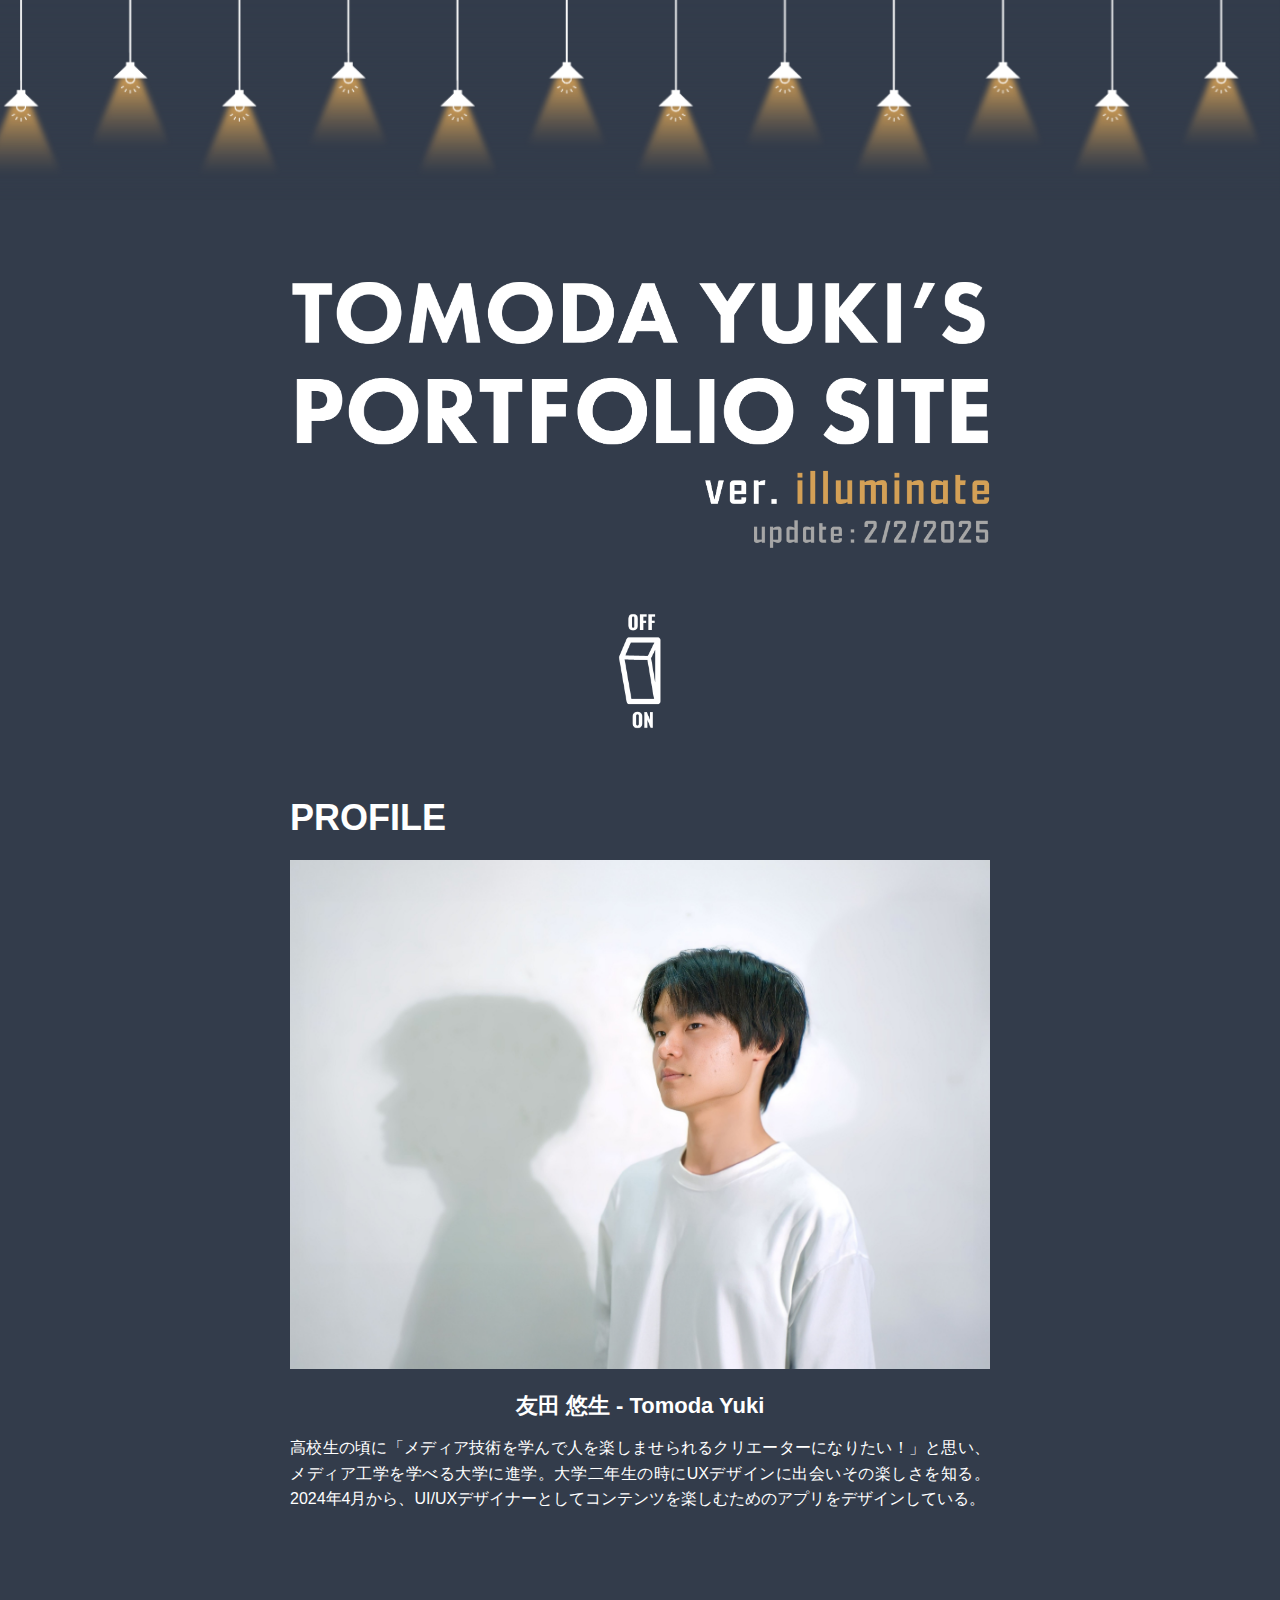
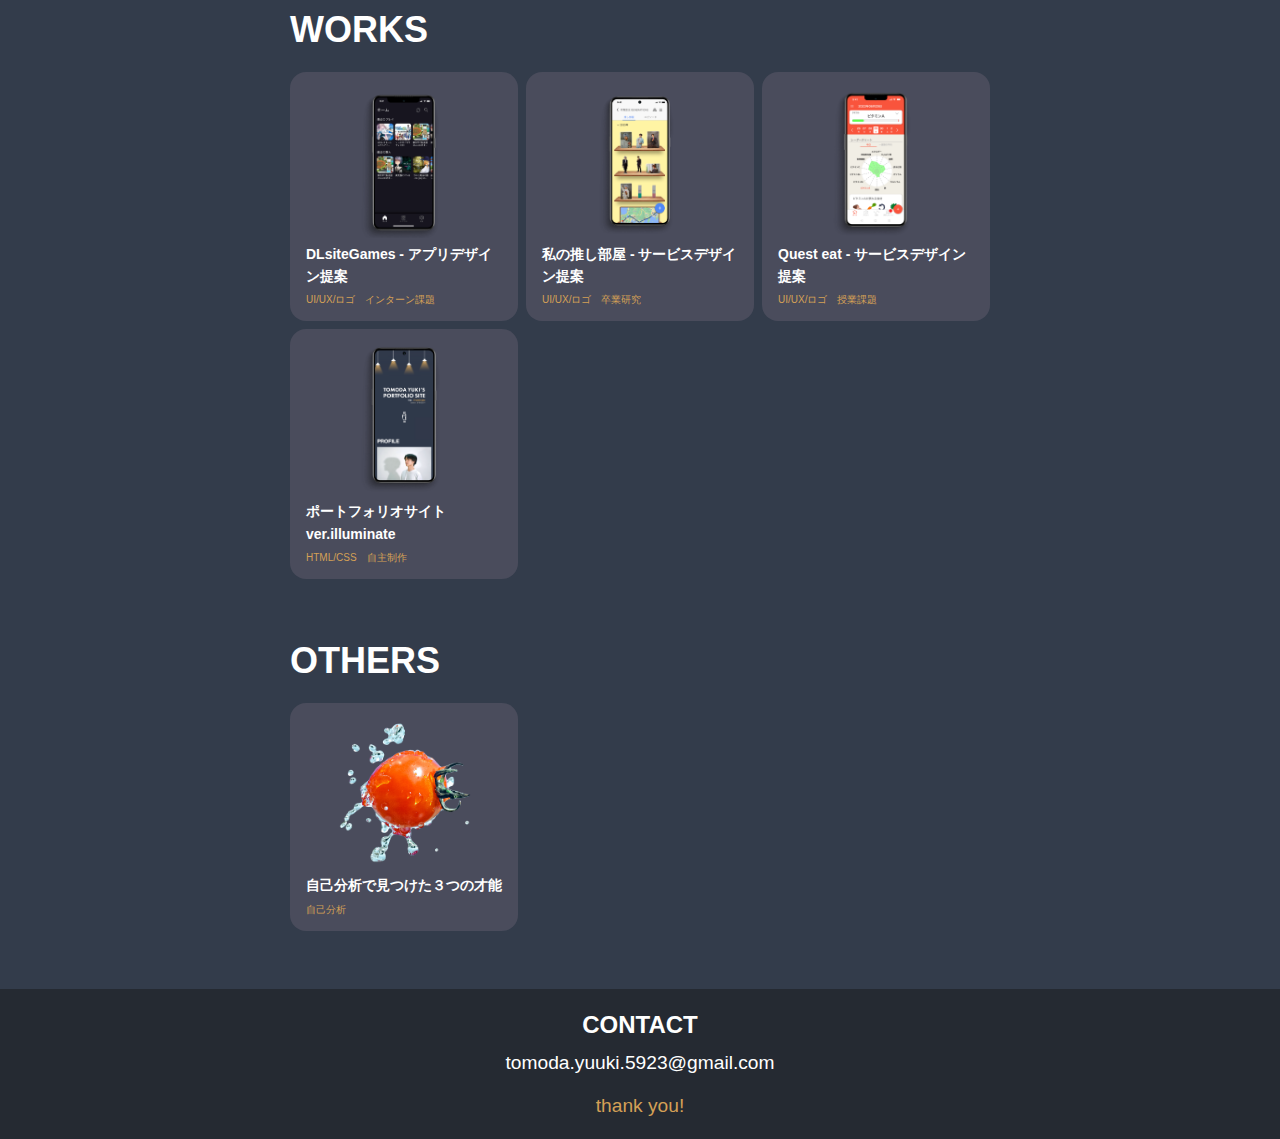
<file: index.html>
<!DOCTYPE html>
<html lang="en">
<head>
    <meta charset="UTF-8">
    <meta name="viewport" content="width=device-width, initial-scale=1.0">
    <title>Tomoda Yuki's Portfolio site</title>
    <link rel="stylesheet" href="css/reset.css">
    <link rel="stylesheet" href="css/style.css">
</head>
<body ontouchstart="">
    <section class="header-wrapper">
        <header>
            <div class="header-img"></div>
        </header>
        <div class="page-title">
            <div class="page-title-img"></div>
        </div>
        <div class="power-bottom">
            <div class="power-bottom-img"></div>
        </div>
    </section>
    <article>
        <section class="profile">
            <h1>PROFILE</h1>
            <img class="profile_img" src="img/profile_img.jpeg" alt="">
            <h2 class="name">友田 悠生 - Tomoda Yuki</h2>
            <p class="introduction">高校生の頃に「メディア技術を学んで人を楽しませられるクリエーターになりたい！」と思い、メディア工学を学べる大学に進学。大学二年生の時にUXデザインに出会いその楽しさを知る。2024年4月から、UI/UXデザイナーとしてコンテンツを楽しむためのアプリをデザインしている。</p>
        </section>
        <section class="works-wrapper">
            <h1>WORKS</h1>
            <section class="container">
                <a href="https://tomo07.github.io/PF_illuminate/work1/">
                    <img class="img1" src="img/work1.png" alt="">
                    <h2>DLsiteGames - アプリデザイン提案</h2>
                    <p>UI/UX/ロゴ　インターン課題</p>
                </a>
                <a href="https://tomo07.github.io/PF_illuminate/work2/">
                    <img class="img2" src="img/work2.png" alt="">
                    <h2>私の推し部屋 - サービスデザイン提案</h2>
                    <p>UI/UX/ロゴ　卒業研究</p>
                </a>
                <a href="https://tomo07.github.io/PF_illuminate/work3/">
                    <img class="img3" src="img/work3.png" alt="">
                    <h2>Quest eat - サービスデザイン提案</h2>
                    <p>UI/UX/ロゴ　授業課題</p>
                </a>
                <a href="https://tomo07.github.io/PF_illuminate/work4/">
                    <img class="img4" src="img/work4.png" alt="">
                    <h2>ポートフォリオサイト ver.illuminate</h2>
                    <p>HTML/CSS　自主制作</p>
                </a>
                <!-- <a href="https://ja.wikipedia.org/wiki/%E3%83%A1%E3%82%A4%E3%83%B3%E3%83%9A%E3%83%BC%E3%82%B8">
                    <img class="img5" src="img/pose_doyagao_man.png" alt="">
                    <h2>DLsiteGames - アプリデザイン提案</h2>
                    <p>UI/UX/ロゴ</p>
                </a> -->
                <!-- <a href="https://ja.wikipedia.org/wiki/%E3%83%A1%E3%82%A4%E3%83%B3%E3%83%9A%E3%83%BC%E3%82%B8">
                    <img class="img6" src="img/D6XUigZU8AAnyai.png" alt="">
                    <h2>DLsiteGames - アプリデザイン提案</h2>
                    <p>UI/UX/ロゴ</p>
                </a> -->
            </section>
        </section>
        <section class="works-wrapper">
            <h1 class="others">OTHERS</h1>
            <section class="container">
                <a href="https://tomo07.github.io/PF_illuminate/other1/">
                    <img class="img1" src="img/tomato.png" alt="">
                    <h2>自己分析で見つけた３つの才能</h2>
                    <p>自己分析</p>
                </a>
                <!-- <a href="https://ja.wikipedia.org/wiki/%E3%83%A1%E3%82%A4%E3%83%B3%E3%83%9A%E3%83%BC%E3%82%B8">
                    <img class="img2" src="img/D6XUigZU8AAnyai.png" alt="">
                    <h2>DLsiteGames - アプリデザイン提案</h2>
                    <p>UI/UX/ロゴ</p>
                </a>
                <a href="https://ja.wikipedia.org/wiki/%E3%83%A1%E3%82%A4%E3%83%B3%E3%83%9A%E3%83%BC%E3%82%B8">
                    <img class="img3" src="img/pose_doyagao_man.png" alt="">
                    <h2>DLsiteGames - アプリデザイン提案</h2>
                    <p>UI/UX/ロゴ</p>
                </a>
                <a href="https://ja.wikipedia.org/wiki/%E3%83%A1%E3%82%A4%E3%83%B3%E3%83%9A%E3%83%BC%E3%82%B8">
                    <img class="img4" src="img/D6XUigZU8AAnyai.png" alt="">
                    <h2>DLsiteGames - アプリデザイン提案</h2>
                    <p>UI/UX/ロゴ</p>
                </a> -->
                <!-- <a href="https://ja.wikipedia.org/wiki/%E3%83%A1%E3%82%A4%E3%83%B3%E3%83%9A%E3%83%BC%E3%82%B8">
                    <img class="img5" src="img/pose_doyagao_man.png" alt="">
                    <h2>DLsiteGames - アプリデザイン提案</h2>
                    <p>UI/UX/ロゴ</p>
                </a> -->
                <!-- <a href="https://ja.wikipedia.org/wiki/%E3%83%A1%E3%82%A4%E3%83%B3%E3%83%9A%E3%83%BC%E3%82%B8">
                    <img class="img6" src="img/D6XUigZU8AAnyai.png" alt="">
                    <h2>DLsiteGames - アプリデザイン提案</h2>
                    <p>UI/UX/ロゴ</p>
                </a> -->
            </section>
        </section>
    </article>
    <footer>
        <div class="contact-wrapper">
            <h1>CONTACT</h1>
            <p>tomoda.yuuki.5923@gmail.com</p>
            <p class="thanks">thank you!</p>
        </div>
    </footer>
</body>
</html>
</file>
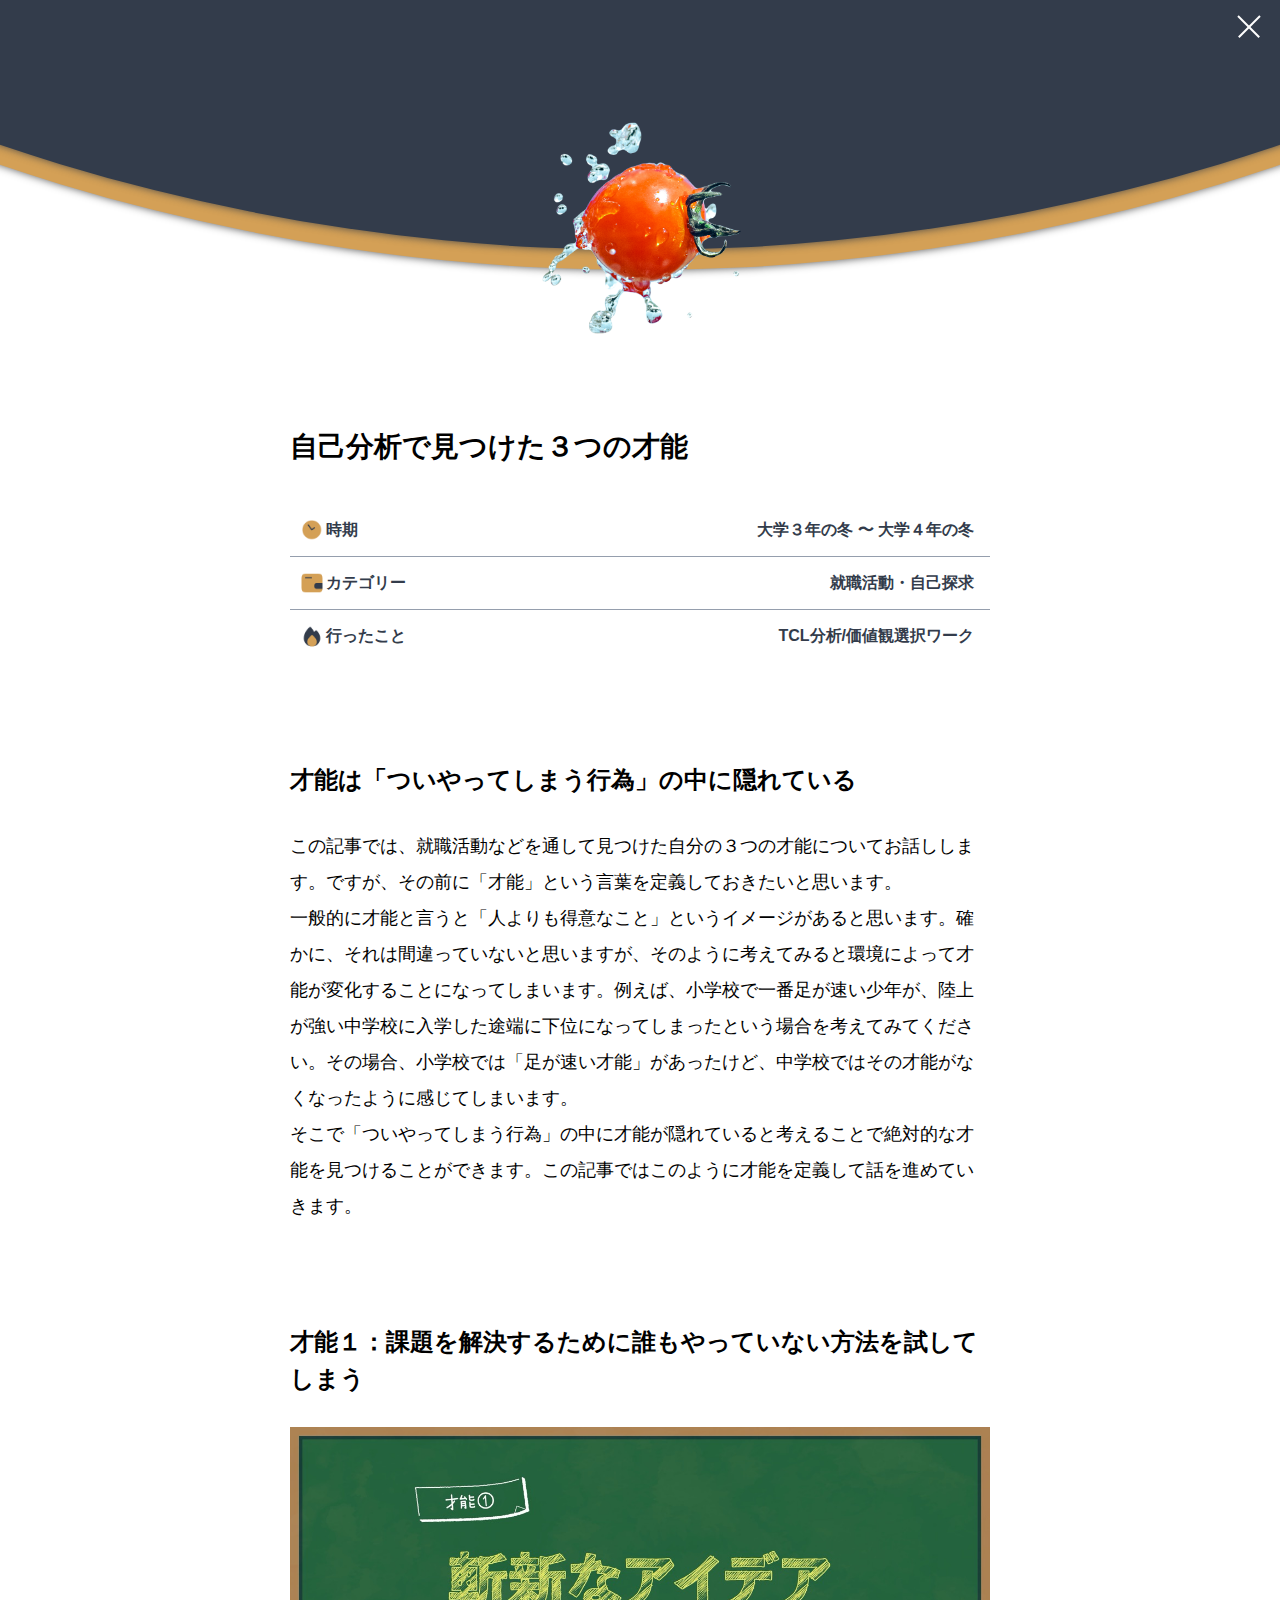
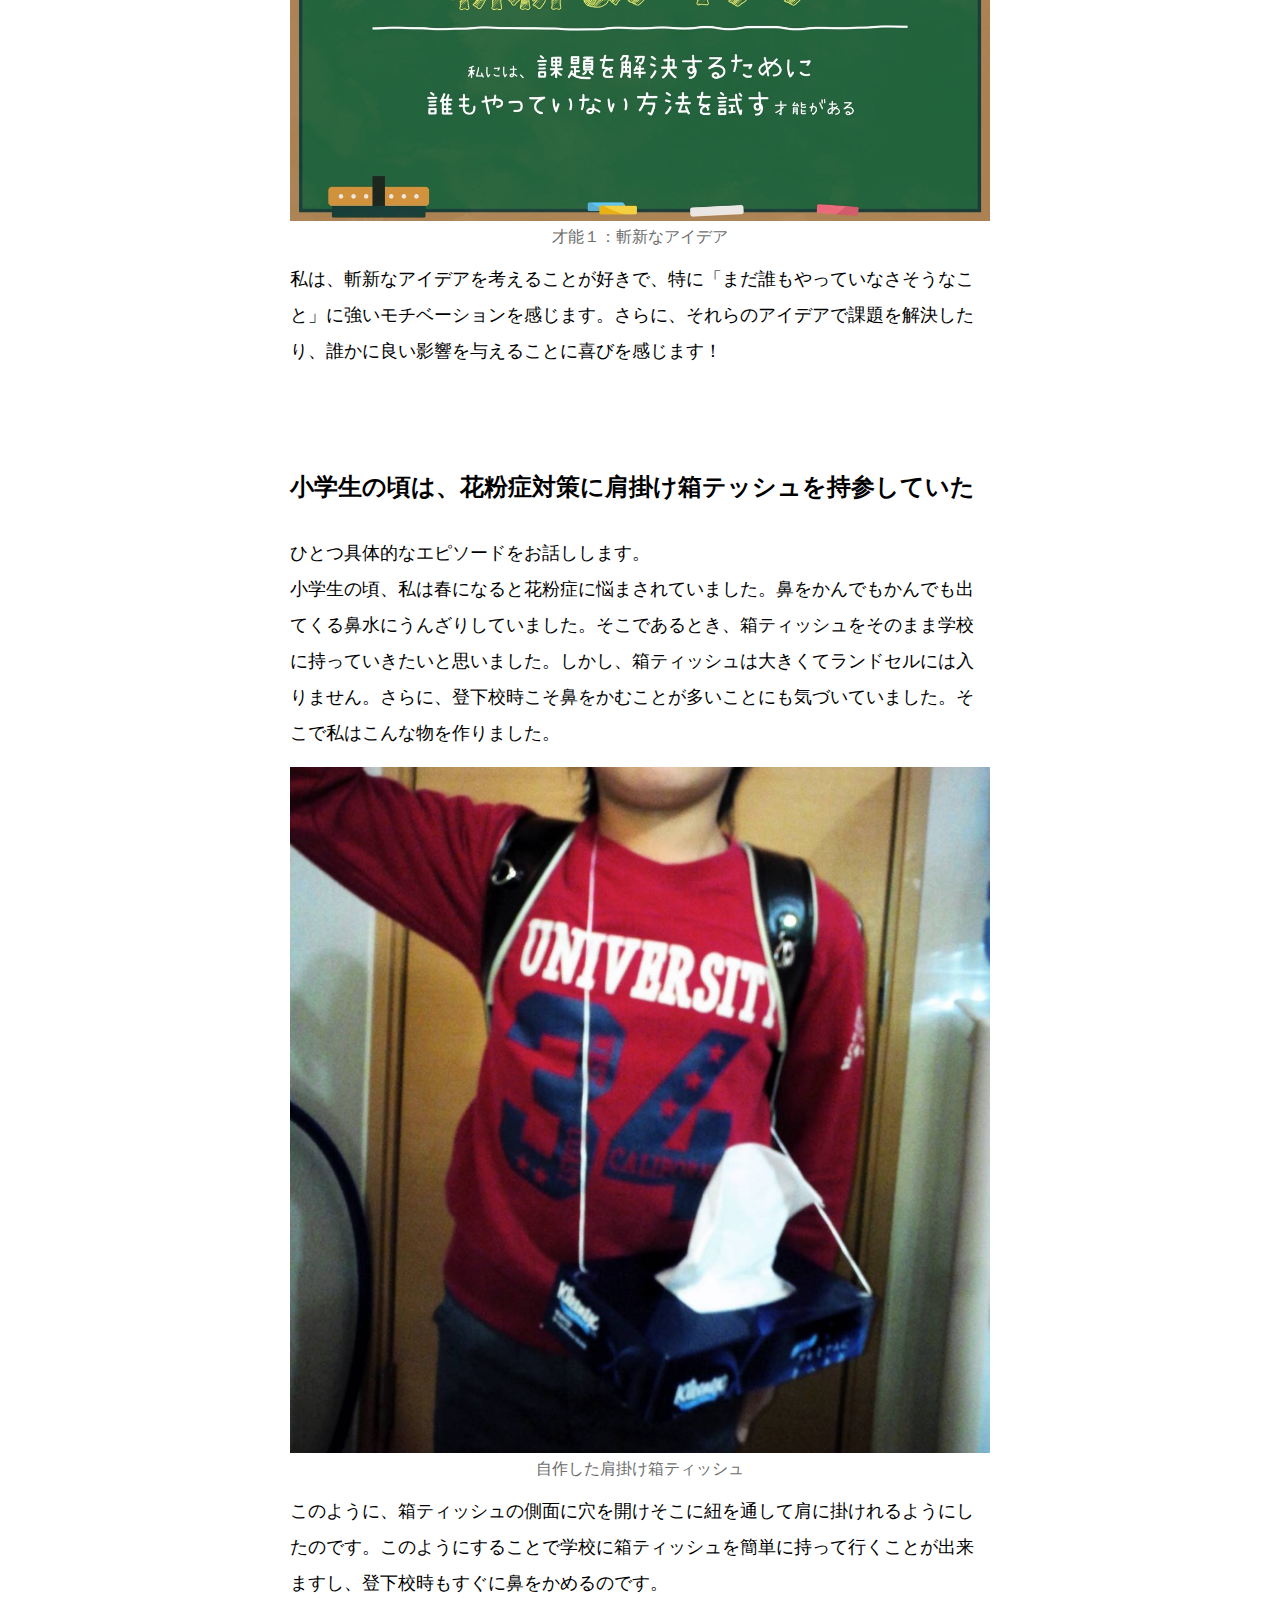
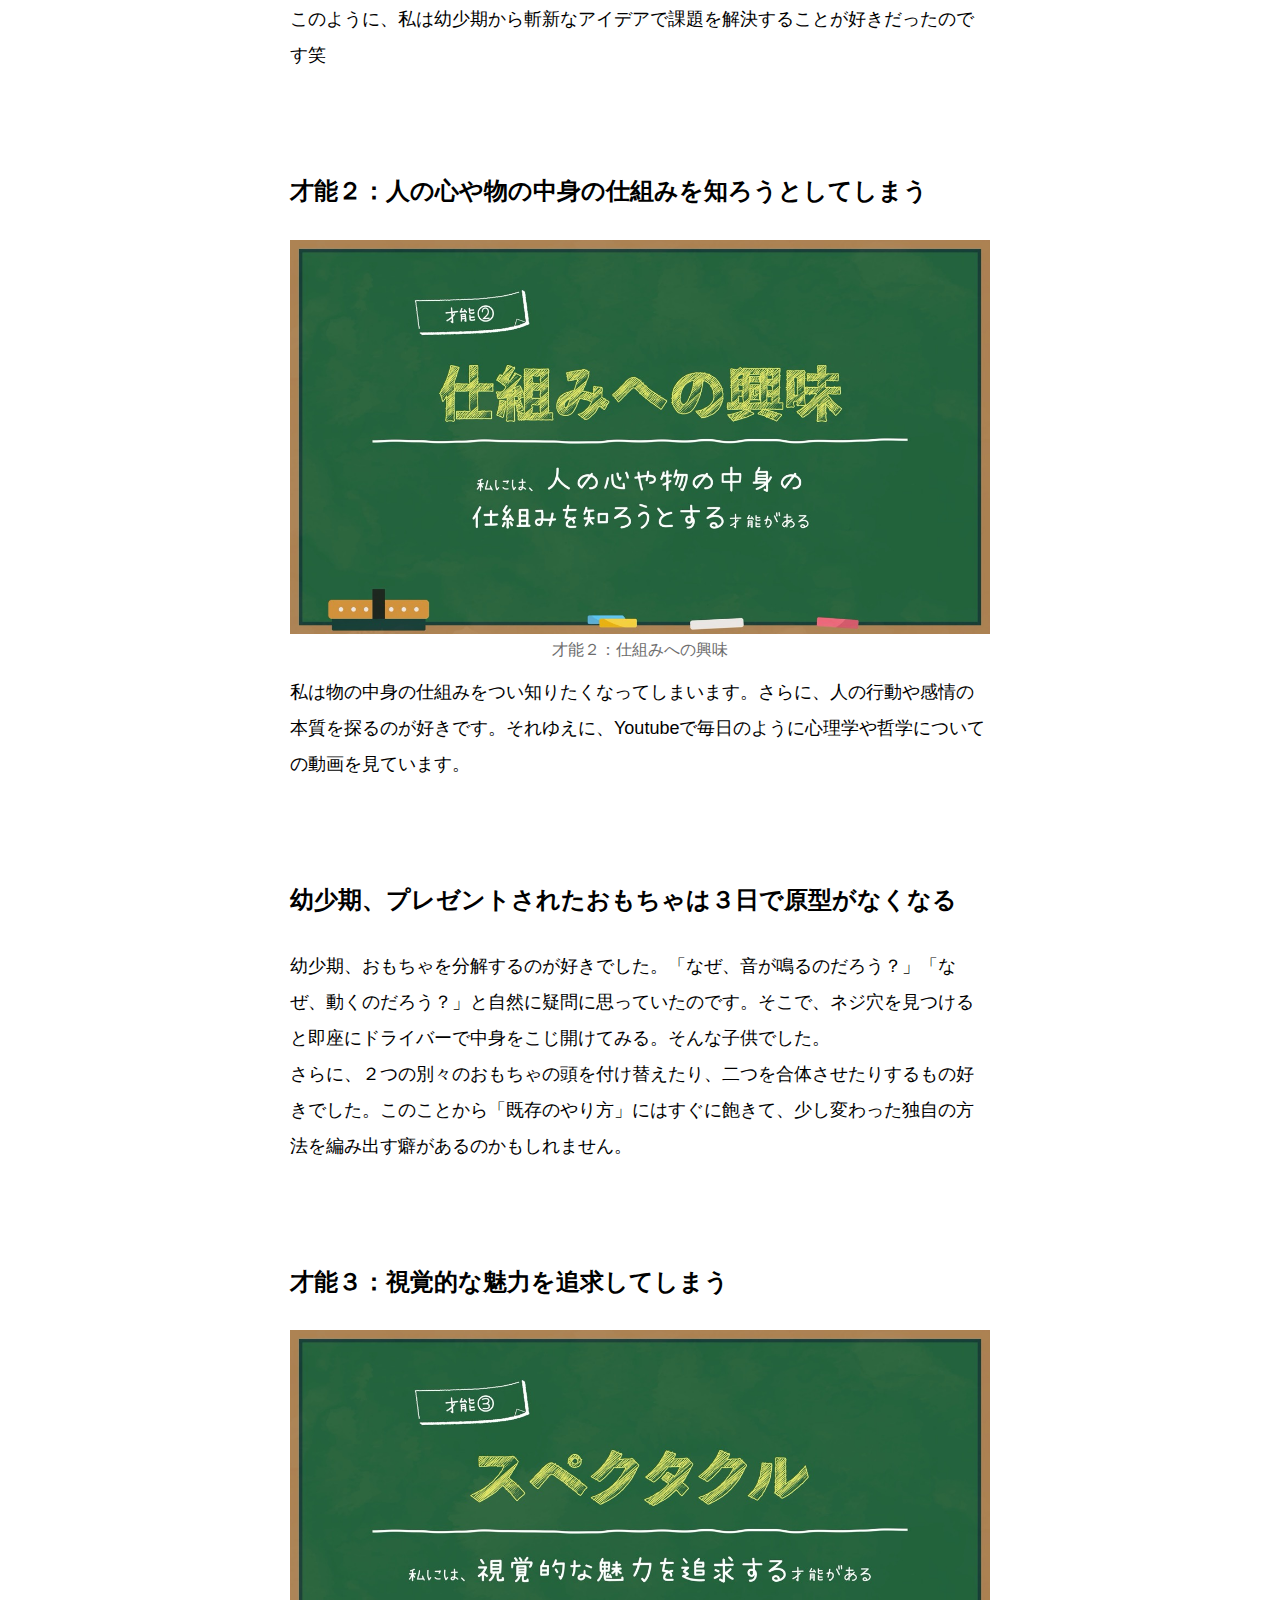
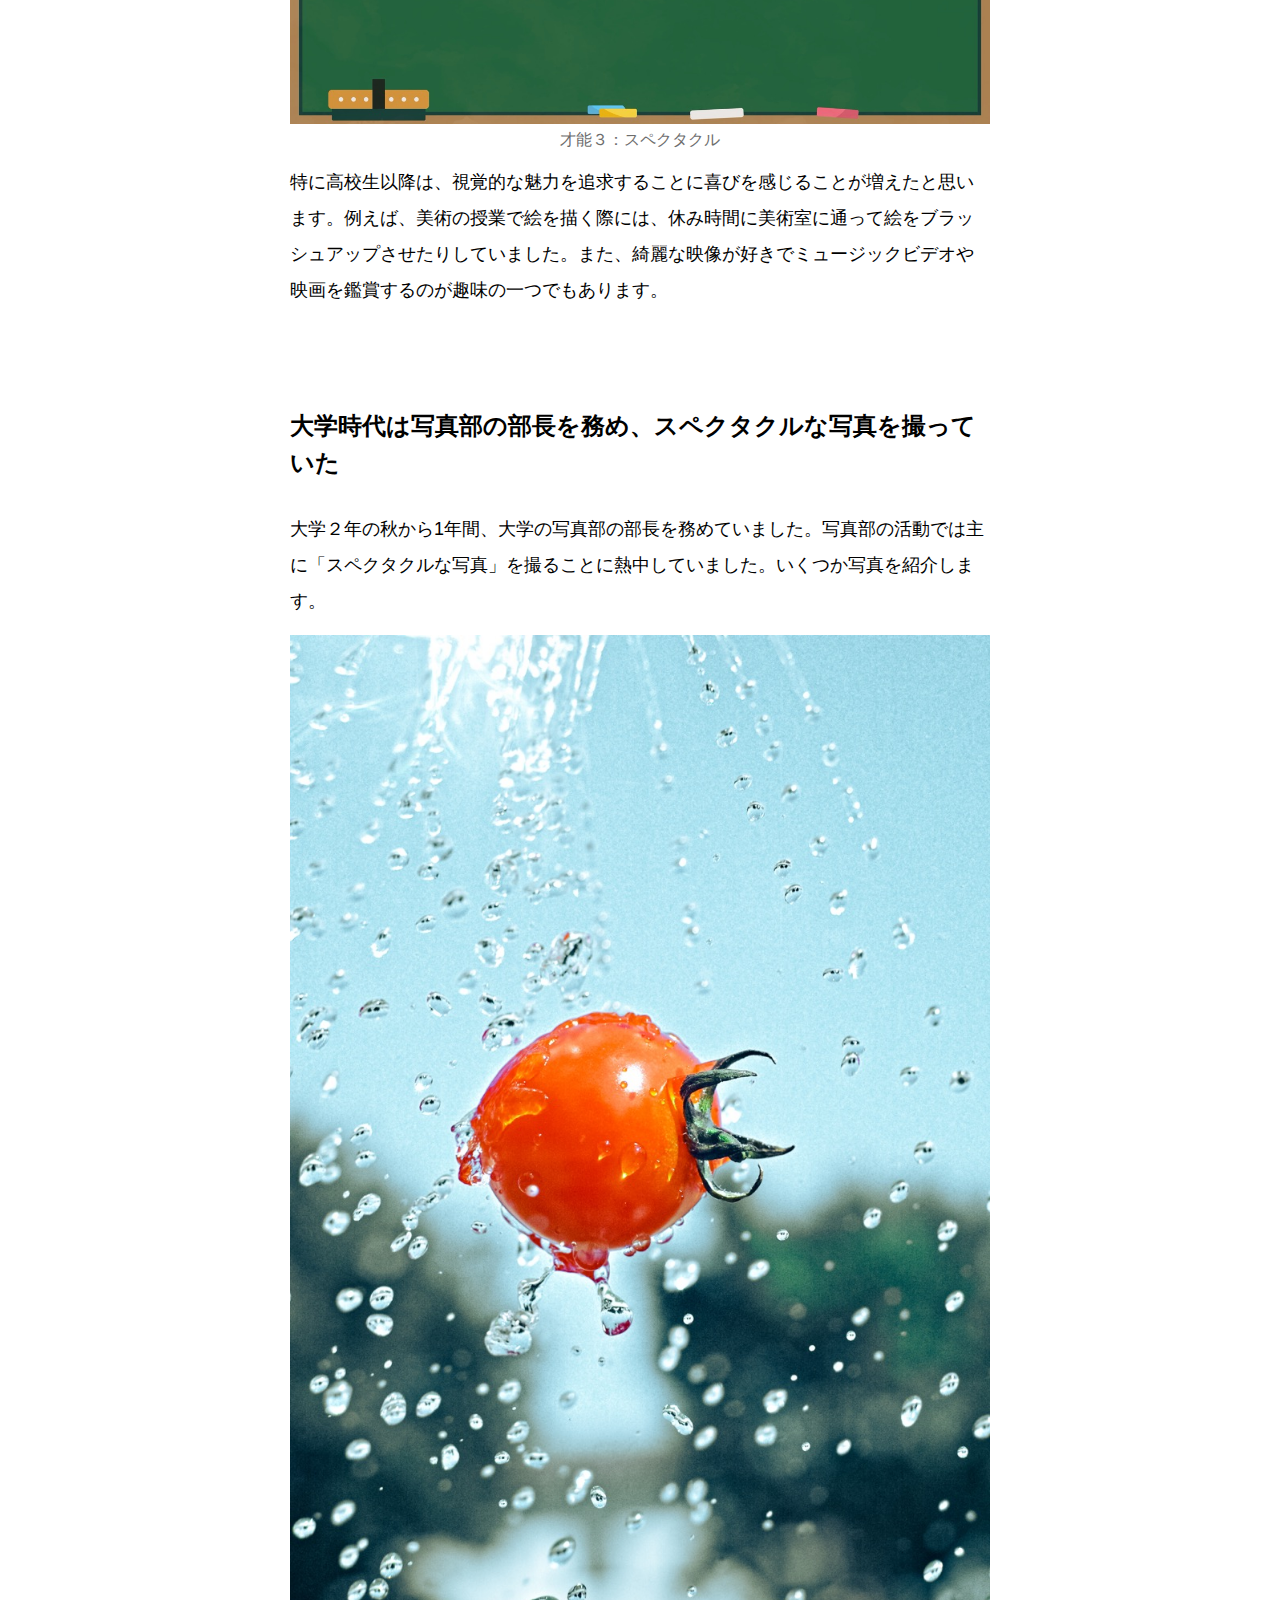
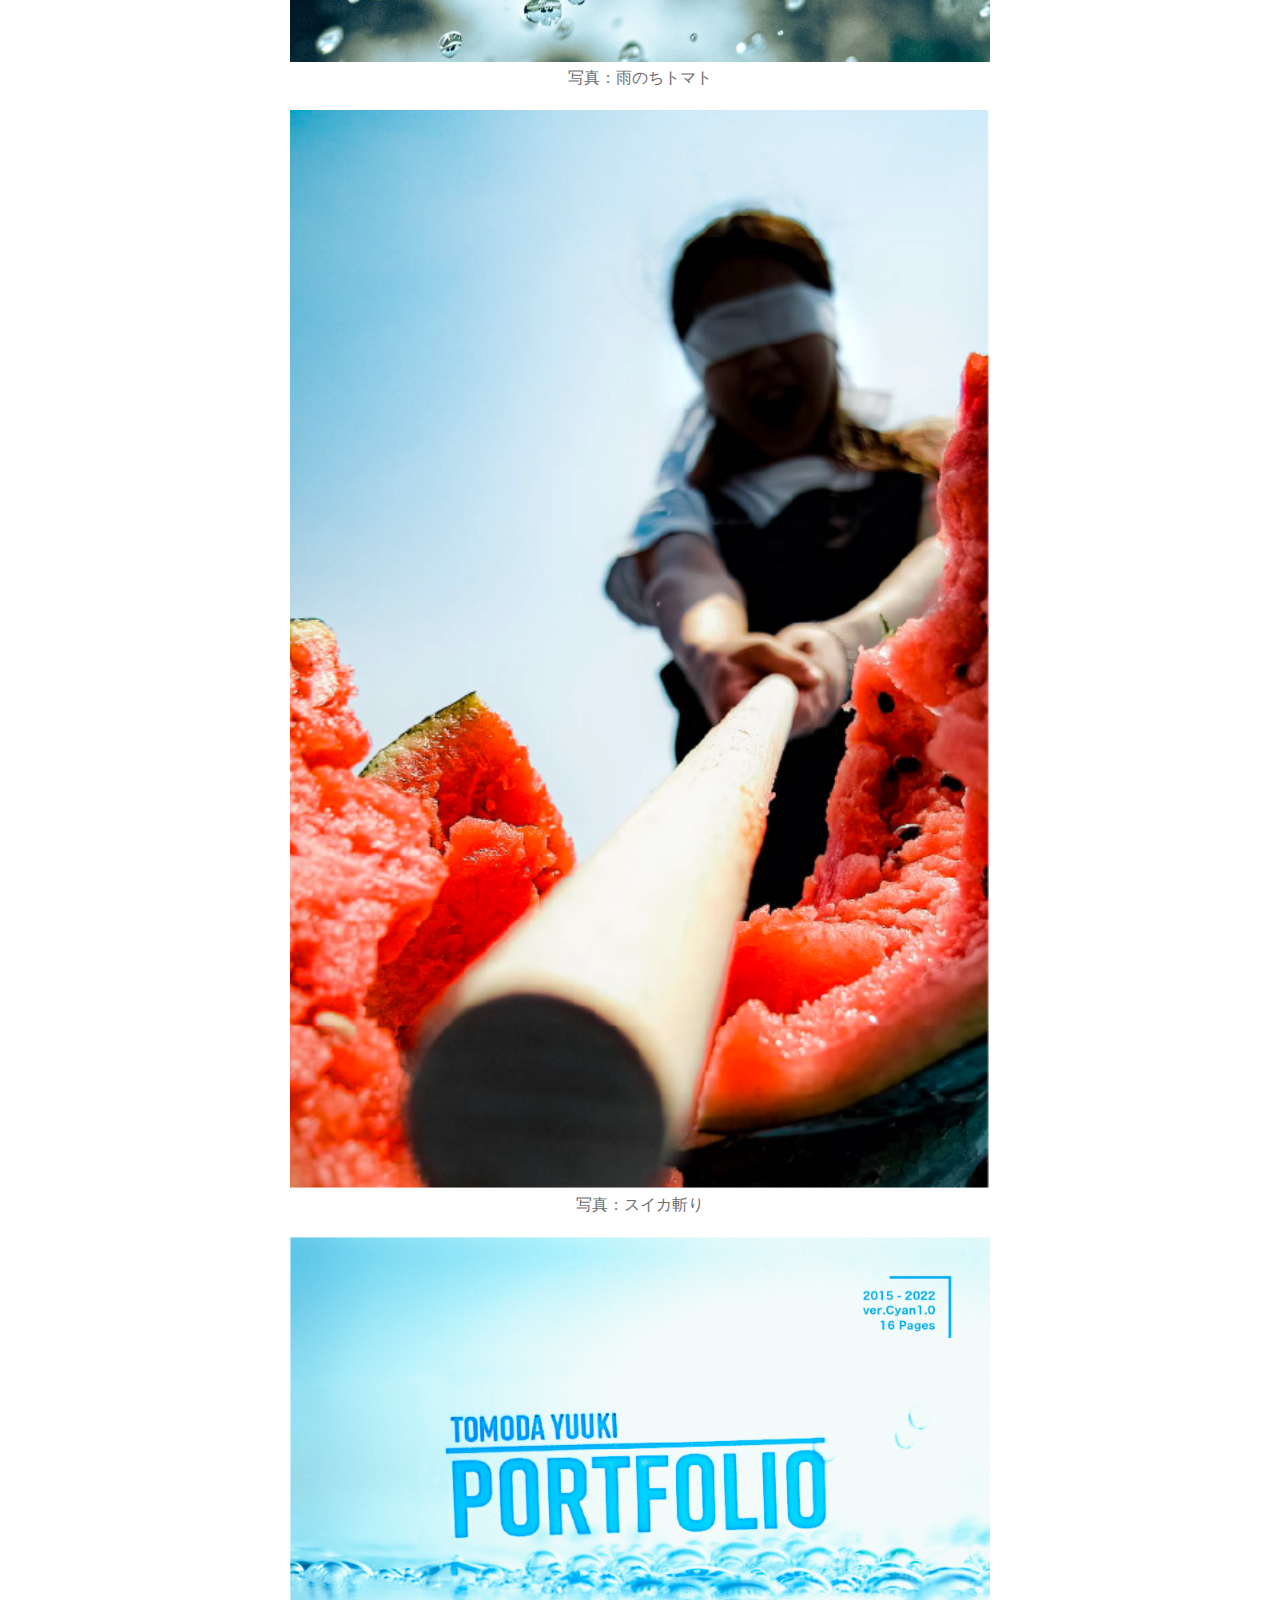
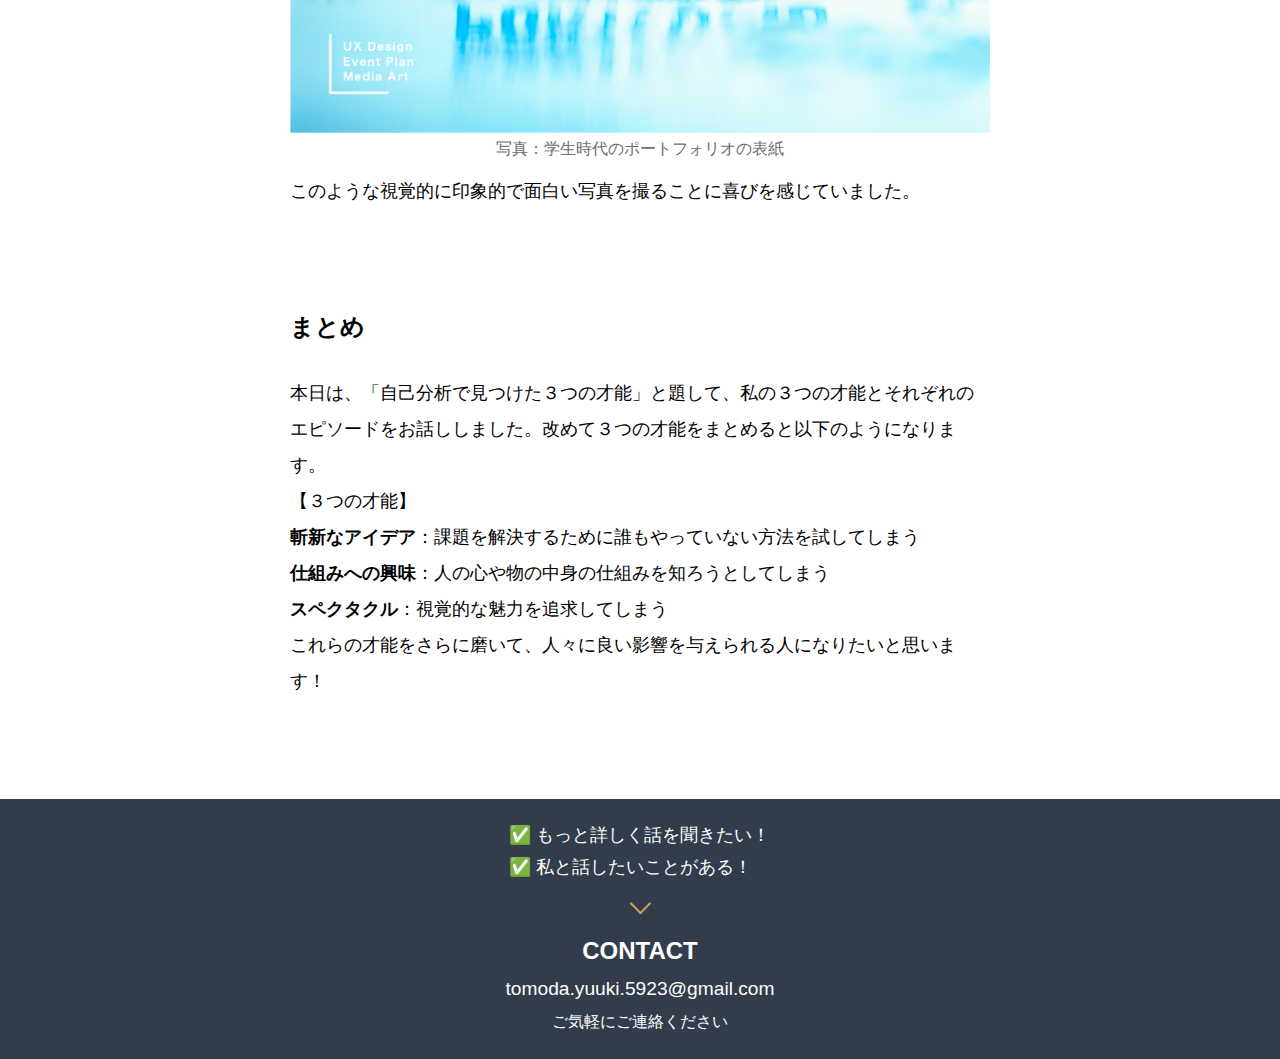
<file: other1/index.html>
<!DOCTYPE html>
<html lang="en">
<head>
    <meta charset="UTF-8">
    <meta name="viewport" content="width=device-width, initial-scale=1.0">
    <title>自己分析で見つけた３つの才能</title>
    <link rel="stylesheet" href="css/reset.css">
    <link rel="stylesheet" href="css/style.css">
</head>
<body>
    <header>
        <a href="https://tomo07.github.io/PF_illuminate/">
            <span class="batsu"></span>
        </a>
    </header>
    <div class="NavyCircle"></div>
    <div class="NavyGold"></div>
    <img class="HeroImage" src="img/tomato.png" alt="">
    <article>
        <h1>自己分析で見つけた３つの才能</h1>
        <section class="table">
            <div class="table-contents">
                <div class="UseTool">
                    <div class="UseToolLeft">
                        <img class="icon1" src="img/icon2.png" alt="使用ツールのアイコン">
                        <h4>時期</h4>
                    </div>
                    <div class="UseToolRight">
                        <h4>大学３年の冬 〜 大学４年の冬</h4>
                    </div>
                </div>
            </div>
            <div class="table-contents">
                <div class="UseTool">
                    <div class="UseToolLeft">
                        <img class="icon1" src="img/icon3.png" alt="使用ツールのアイコン">
                        <h4>カテゴリー</h4>
                    </div>
                    <div class="UseToolRight">
                        <h4>就職活動・自己探求</h4>
                    </div>
                </div>
            </div>
            <div class="table-contents2">
                <div class="UseTool">
                    <div class="UseToolLeft">
                        <img class="icon1" src="img/icon4.png" alt="使用ツールのアイコン">
                        <h4>行ったこと</h4>
                    </div>
                    <div class="UseToolRight">
                        <h4>TCL分析/価値観選択ワーク</h4>
                    </div>
                </div>
            </div>
        </section>
        <h2>才能は「ついやってしまう行為」の中に隠れている</h2>
        <p>この記事では、就職活動などを通して見つけた自分の３つの才能についてお話しします。ですが、その前に「才能」という言葉を定義しておきたいと思います。
            <br>一般的に才能と言うと「人よりも得意なこと」というイメージがあると思います。確かに、それは間違っていないと思いますが、そのように考えてみると環境によって才能が変化することになってしまいます。例えば、小学校で一番足が速い少年が、陸上が強い中学校に入学した途端に下位になってしまったという場合を考えてみてください。その場合、小学校では「足が速い才能」があったけど、中学校ではその才能がなくなったように感じてしまいます。
            <br>そこで「ついやってしまう行為」の中に才能が隠れていると考えることで絶対的な才能を見つけることができます。この記事ではこのように才能を定義して話を進めていきます。</p>
        <h2>才能１：課題を解決するために誰もやっていない方法を試してしまう</h2>
        <img class="article-img" src="img/talent1.jpeg" alt="">
        <h3>才能１：斬新なアイデア</h3>
        <p>私は、斬新なアイデアを考えることが好きで、特に「まだ誰もやっていなさそうなこと」に強いモチベーションを感じます。さらに、それらのアイデアで課題を解決したり、誰かに良い影響を与えることに喜びを感じます！</p>
        <h2>小学生の頃は、花粉症対策に肩掛け箱テッシュを持参していた</h2>
        <p>ひとつ具体的なエピソードをお話しします。
            <br>小学生の頃、私は春になると花粉症に悩まされていました。鼻をかんでもかんでも出てくる鼻水にうんざりしていました。そこであるとき、箱ティッシュをそのまま学校に持っていきたいと思いました。しかし、箱ティッシュは大きくてランドセルには入りません。さらに、登下校時こそ鼻をかむことが多いことにも気づいていました。そこで私はこんな物を作りました。</p>
        <img class="article-img" src="img/shoulder.jpg" alt="">
        <h3>自作した肩掛け箱ティッシュ</h3>
        <p>このように、箱ティッシュの側面に穴を開けそこに紐を通して肩に掛けれるようにしたのです。このようにすることで学校に箱ティッシュを簡単に持って行くことが出来ますし、登下校時もすぐに鼻をかめるのです。
            <br>このように、私は幼少期から斬新なアイデアで課題を解決することが好きだったのです笑</p>
        <h2>才能２：人の心や物の中身の仕組みを知ろうとしてしまう</h2>
        <img class="article-img" src="img/talent2.jpeg" alt="">
        <h3>才能２：仕組みへの興味</h3>
        <p>私は物の中身の仕組みをつい知りたくなってしまいます。さらに、人の行動や感情の本質を探るのが好きです。それゆえに、Youtubeで毎日のように心理学や哲学についての動画を見ています。</p>
        <h2>幼少期、プレゼントされたおもちゃは３日で原型がなくなる</h2>
        <p>幼少期、おもちゃを分解するのが好きでした。「なぜ、音が鳴るのだろう？」「なぜ、動くのだろう？」と自然に疑問に思っていたのです。そこで、ネジ穴を見つけると即座にドライバーで中身をこじ開けてみる。そんな子供でした。
            <br>さらに、２つの別々のおもちゃの頭を付け替えたり、二つを合体させたりするもの好きでした。このことから「既存のやり方」にはすぐに飽きて、少し変わった独自の方法を編み出す癖があるのかもしれません。</p>
        <h2>才能３：視覚的な魅力を追求してしまう</h2>
        <img class="article-img" src="img/talent3.jpeg" alt="">
        <h3>才能３：スペクタクル</h3>
        <p>特に高校生以降は、視覚的な魅力を追求することに喜びを感じることが増えたと思います。例えば、美術の授業で絵を描く際には、休み時間に美術室に通って絵をブラッシュアップさせたりしていました。また、綺麗な映像が好きでミュージックビデオや映画を鑑賞するのが趣味の一つでもあります。
        </p>
        <h2>大学時代は写真部の部長を務め、スペクタクルな写真を撮っていた</h2>
        <p>大学２年の秋から1年間、大学の写真部の部長を務めていました。写真部の活動では主に「スペクタクルな写真」を撮ることに熱中していました。いくつか写真を紹介します。</p>
        <img class="article-img" src="img/rain_tomato.jpeg" alt="">
        <h3>写真：雨のちトマト</h3>
        <img class="article-img" src="img/water_melon.png" alt="">
        <h3>写真：スイカ斬り</h3>
        <img class="article-img" src="img/PF_cyan.jpeg" alt="">
        <h3>写真：学生時代のポートフォリオの表紙</h3>
        <p>このような視覚的に印象的で面白い写真を撮ることに喜びを感じていました。</p>
        <h2>まとめ</h2>
        <p>本日は、「自己分析で見つけた３つの才能」と題して、私の３つの才能とそれぞれのエピソードをお話ししました。改めて３つの才能をまとめると以下のようになります。
            <br>【３つの才能】
            <br><span class="bold">斬新なアイデア</span>：課題を解決するために誰もやっていない方法を試してしまう
            <br><span class="bold">仕組みへの興味</span>：人の心や物の中身の仕組みを知ろうとしてしまう
            <br><span class="bold">スペクタクル</span>：視覚的な魅力を追求してしまう
            <br>これらの才能をさらに磨いて、人々に良い影響を与えられる人になりたいと思います！</p>
    </article>
    <footer>
        <div class="contact-text-wrapper">
            <p>✅ もっと詳しく話を聞きたい！<br>✅ 私と話したいことがある！
            </p>
        </div>
        <div class="arrow-wrapper">
            <div class="arrow">
            </div>
        </div>
        <div class="contact-wrapper">
            <h1>CONTACT</h1>
            <p>tomoda.yuuki.5923@gmail.com</p>
            <div class="please-contact">ご気軽にご連絡ください</div>
        </div>
    </footer>
</body>
</html>
</file>
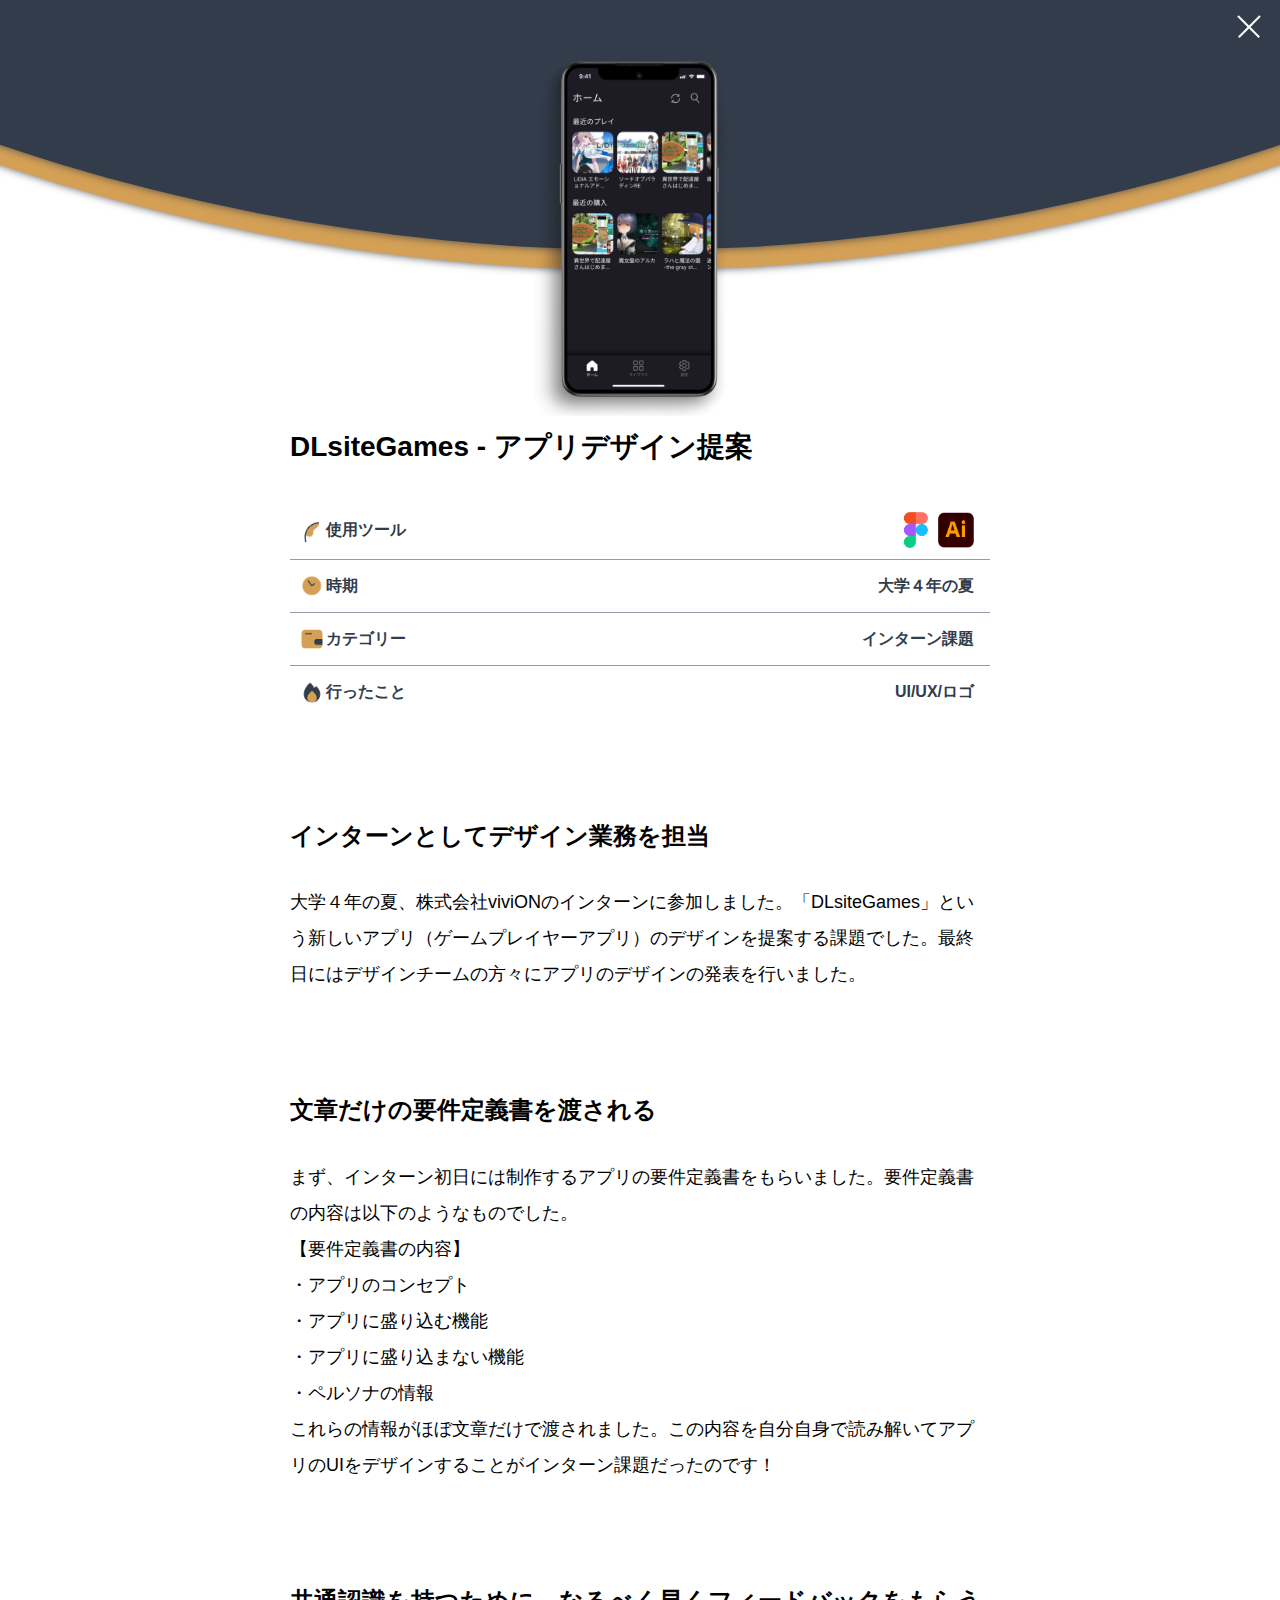
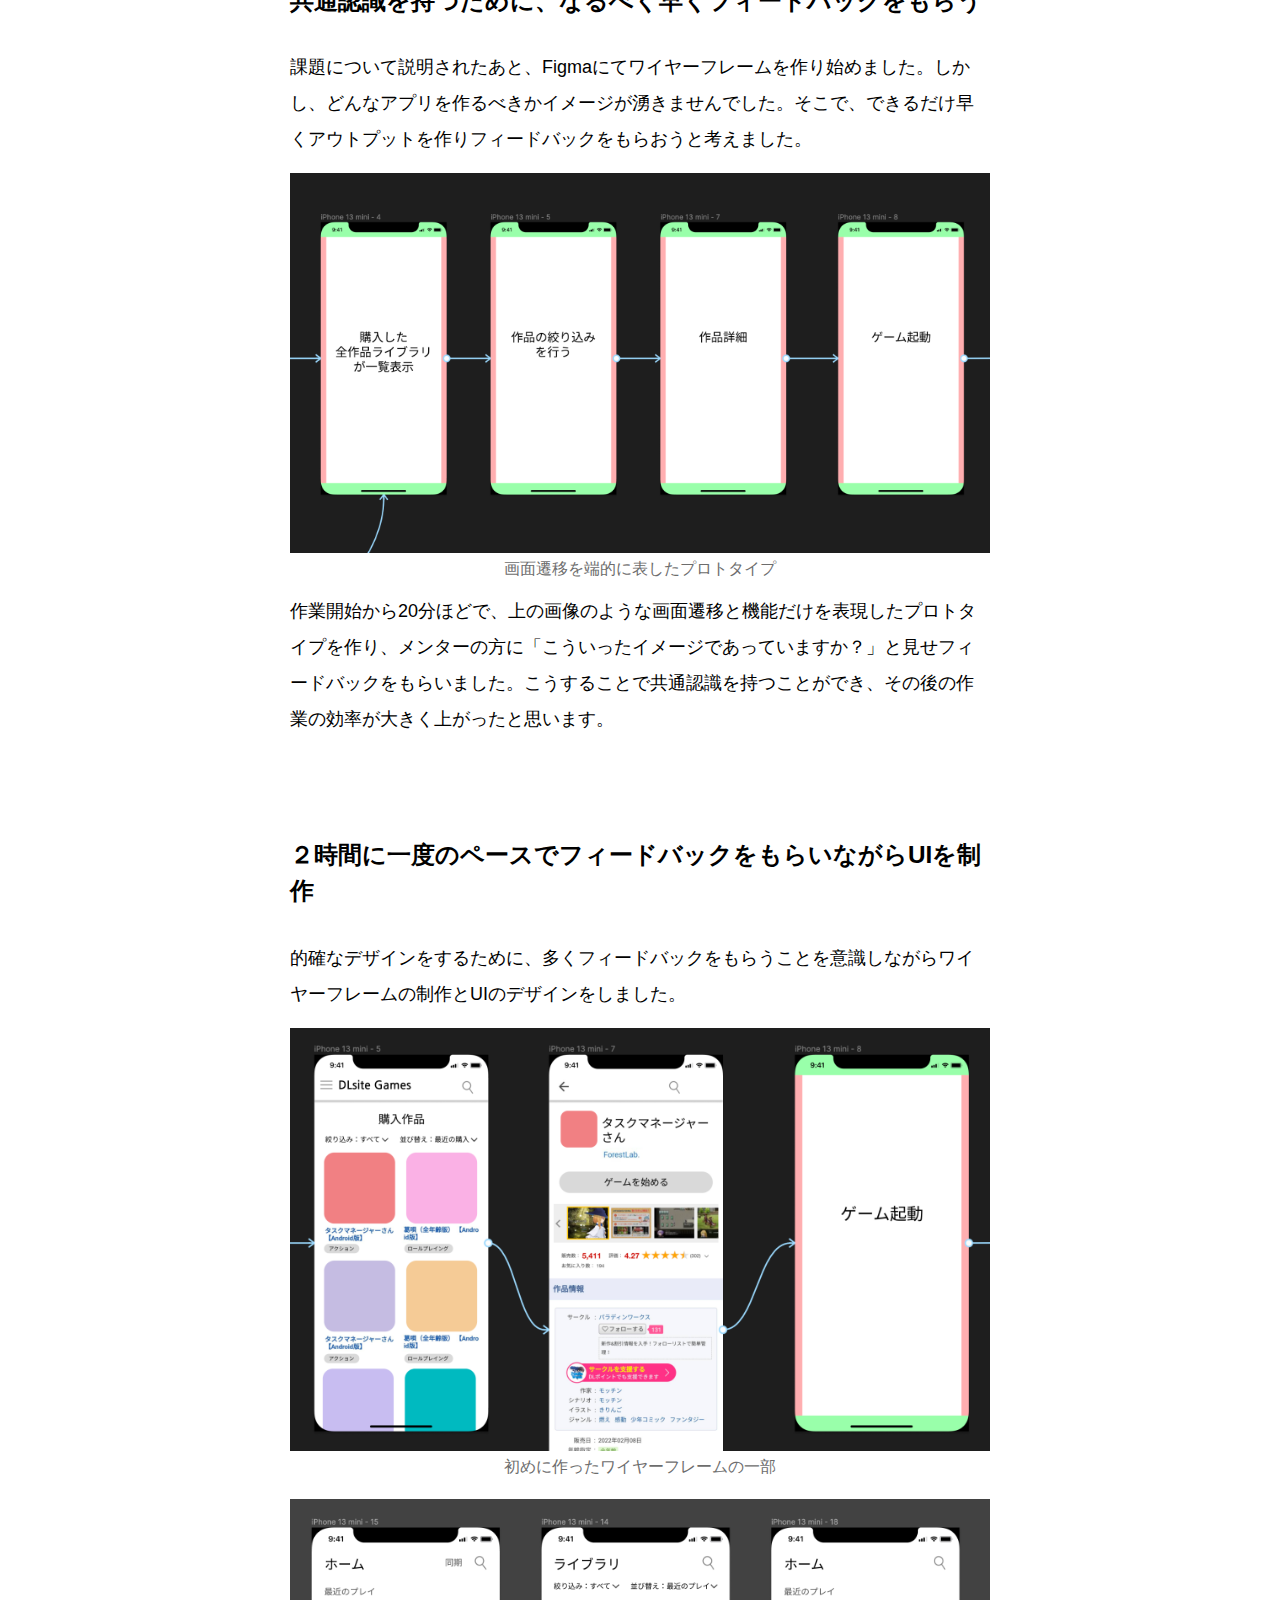
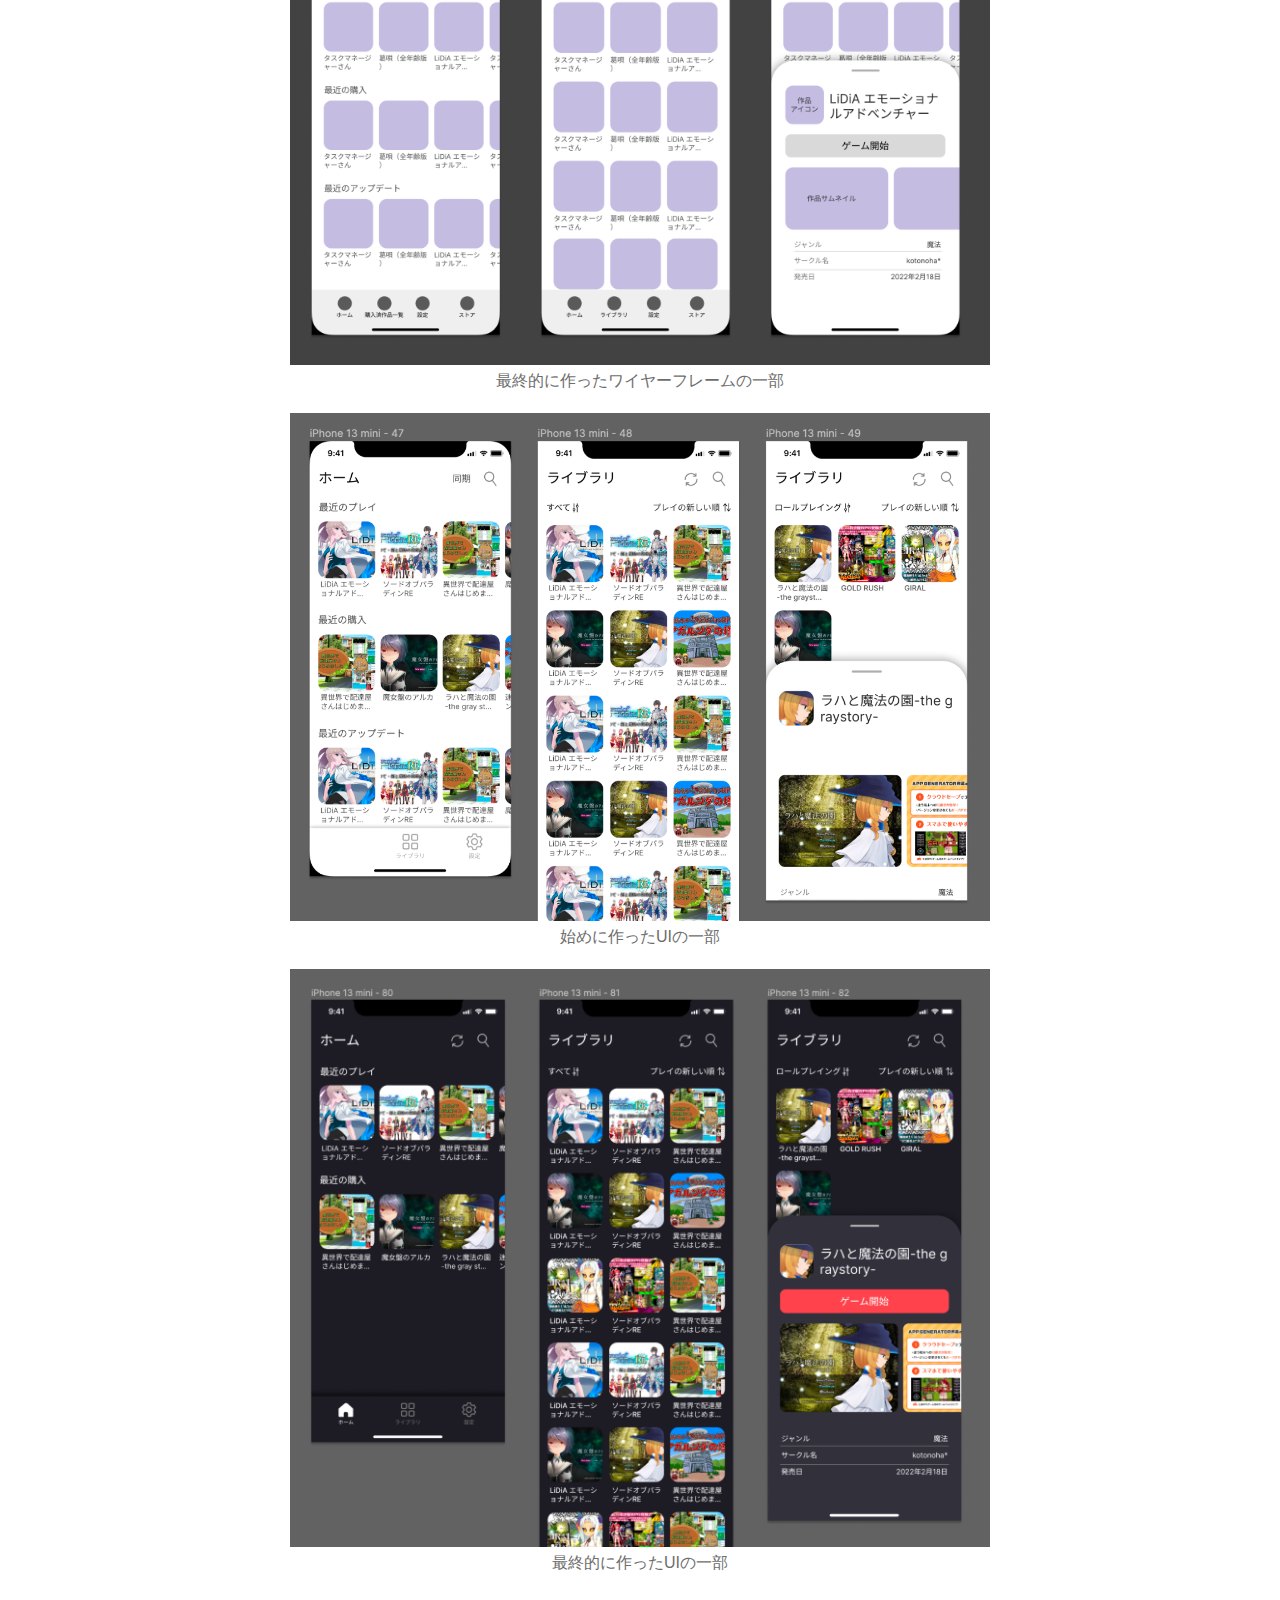
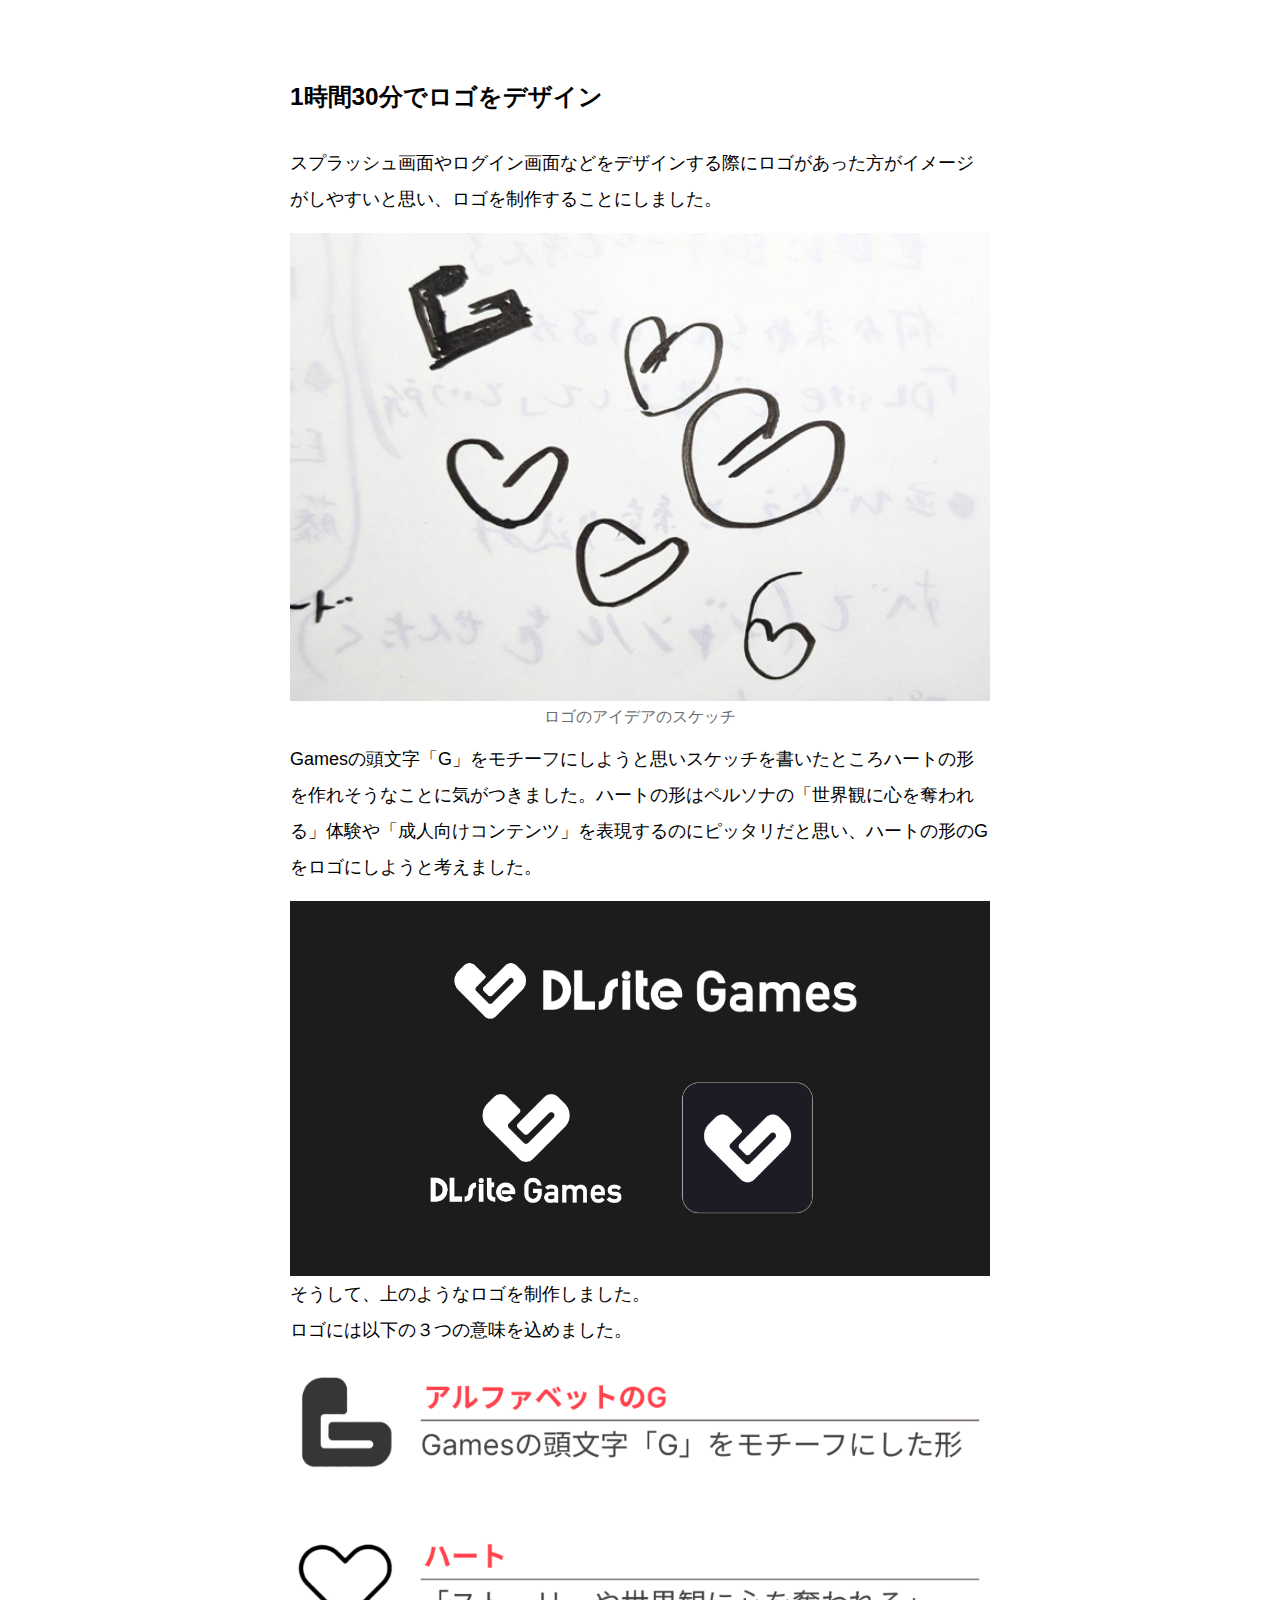
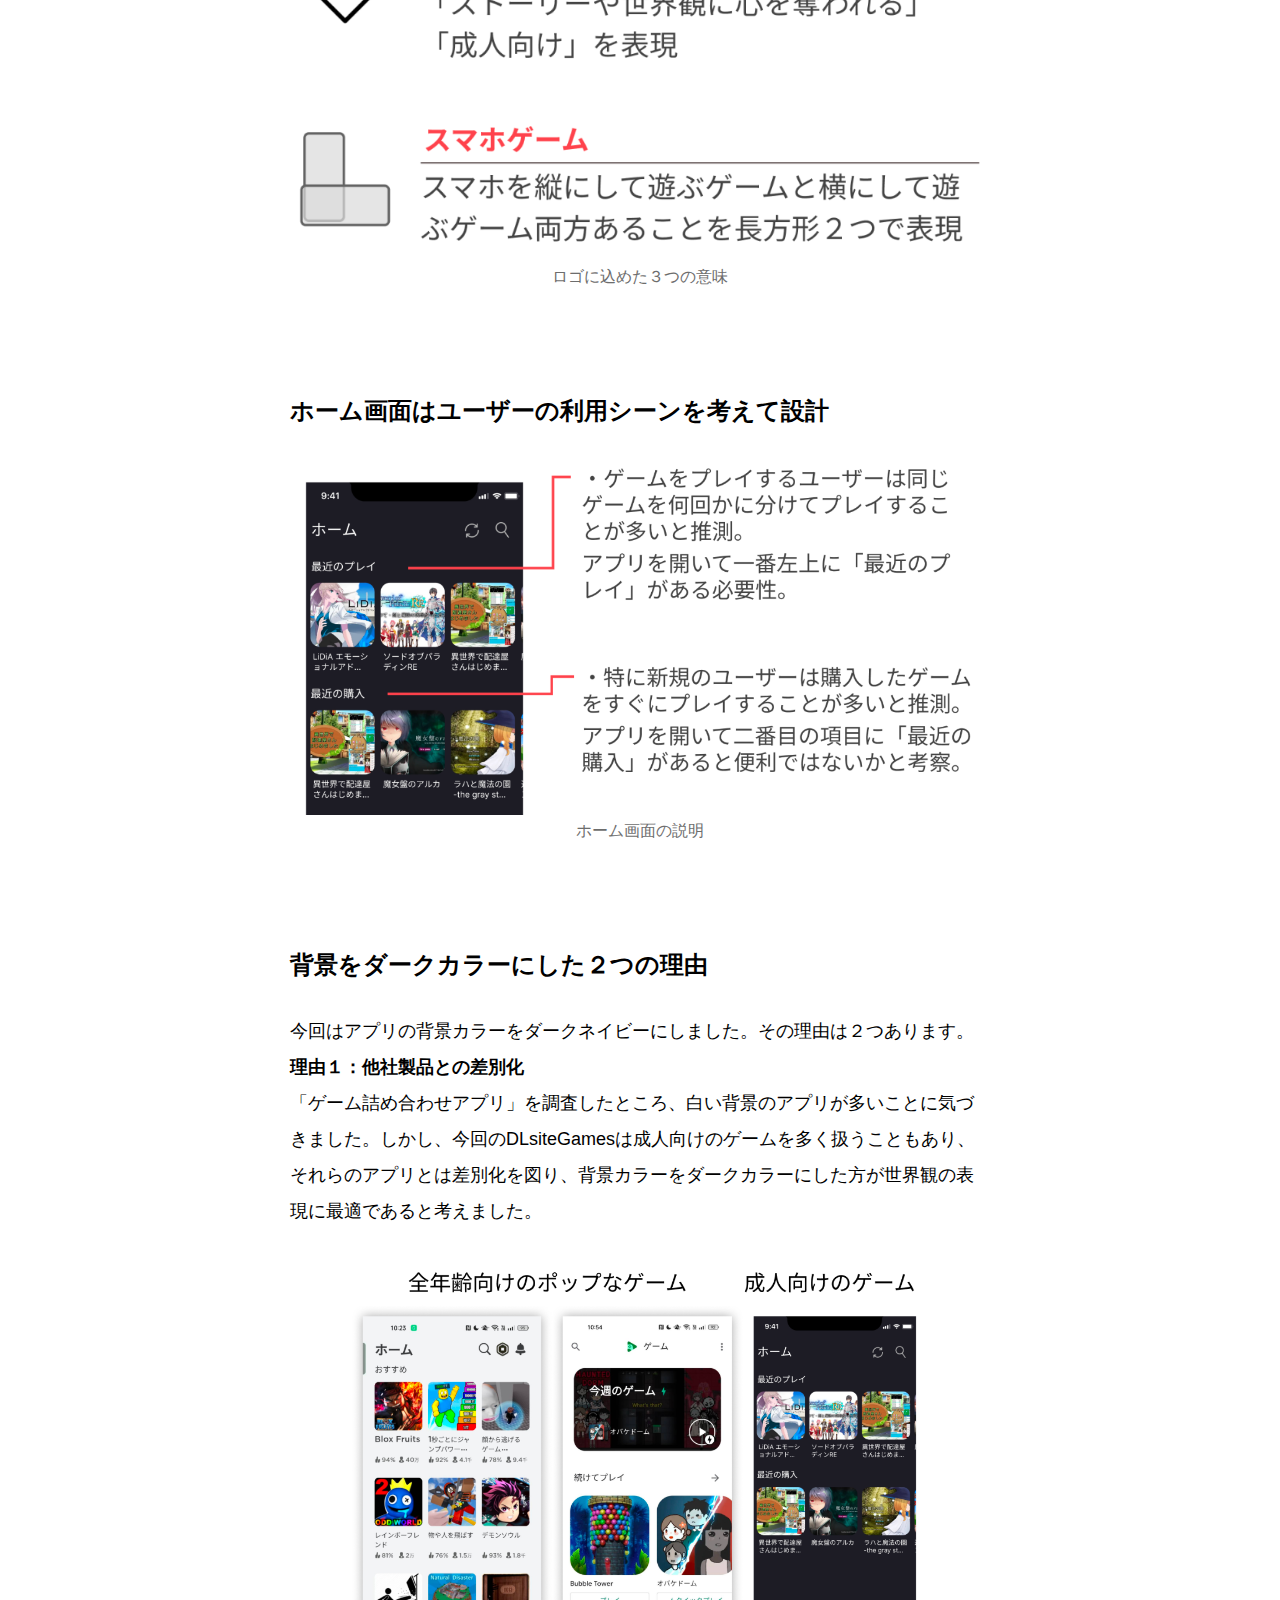
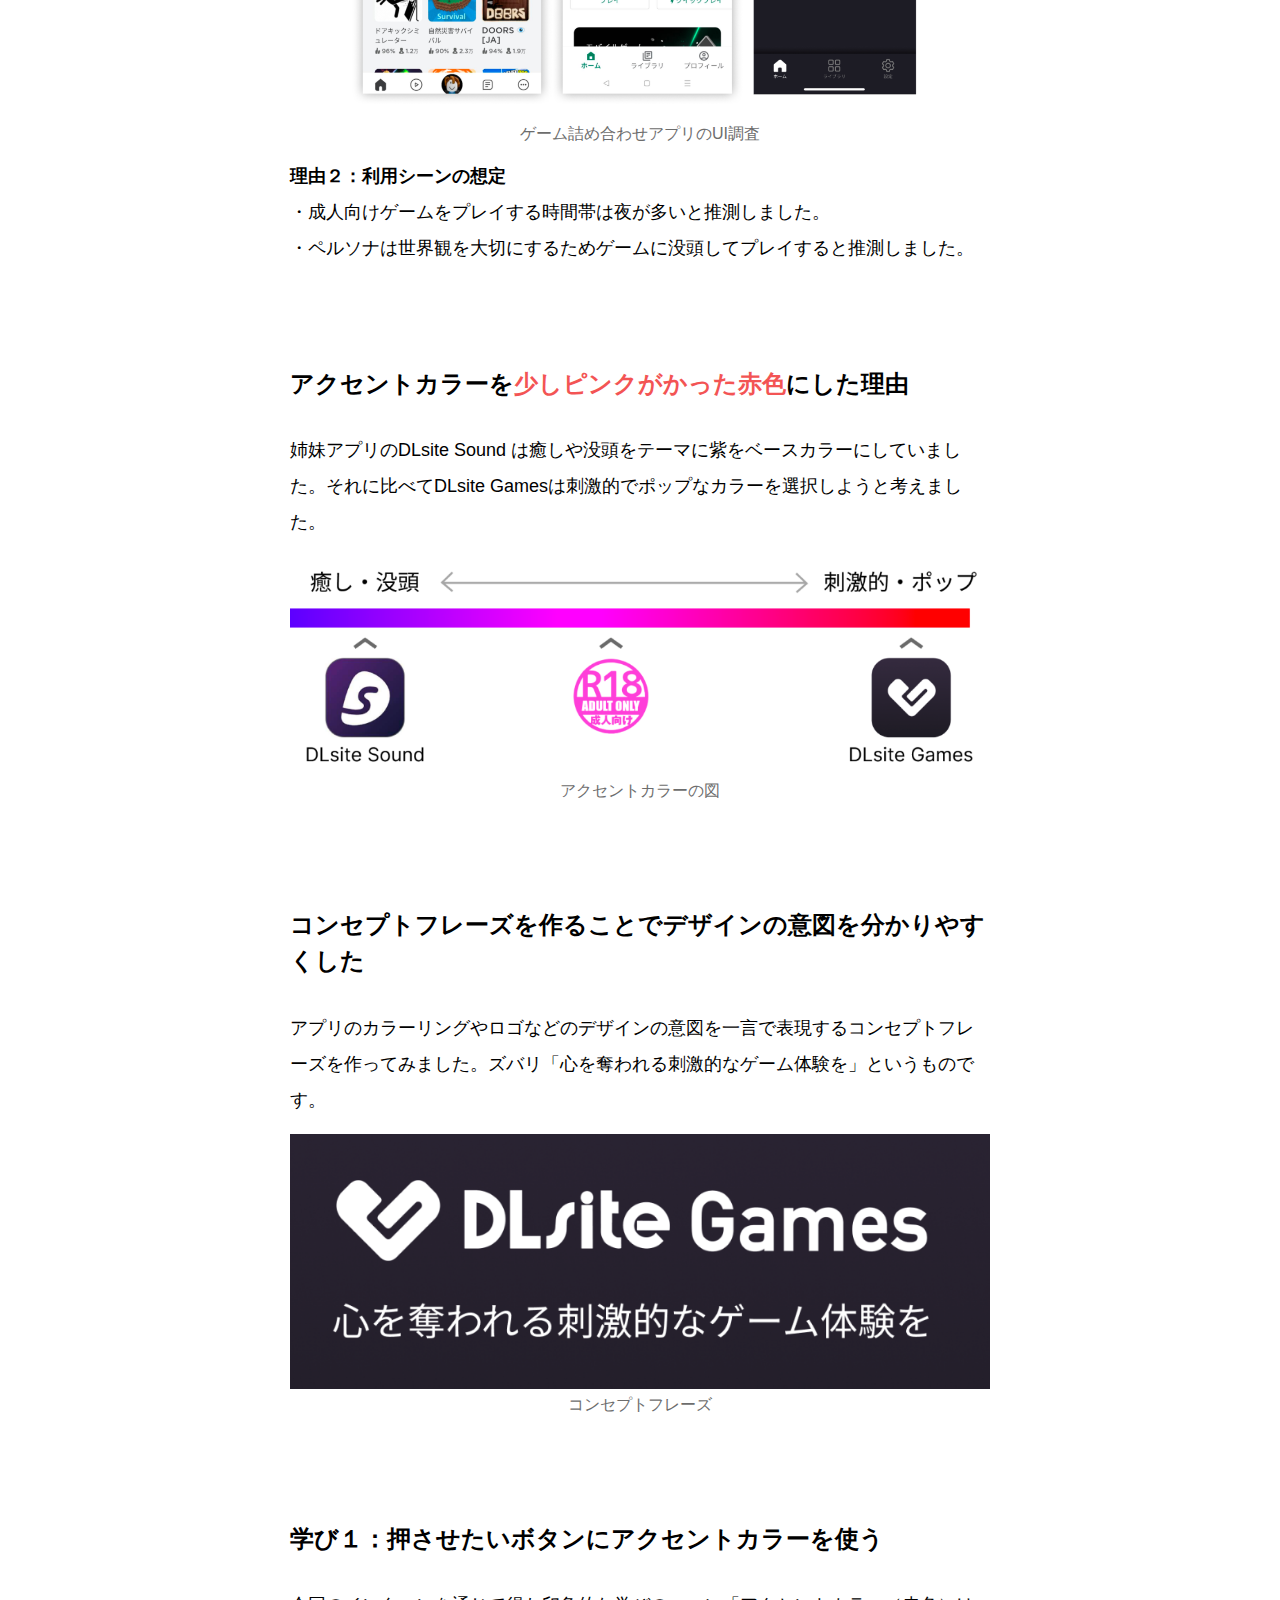
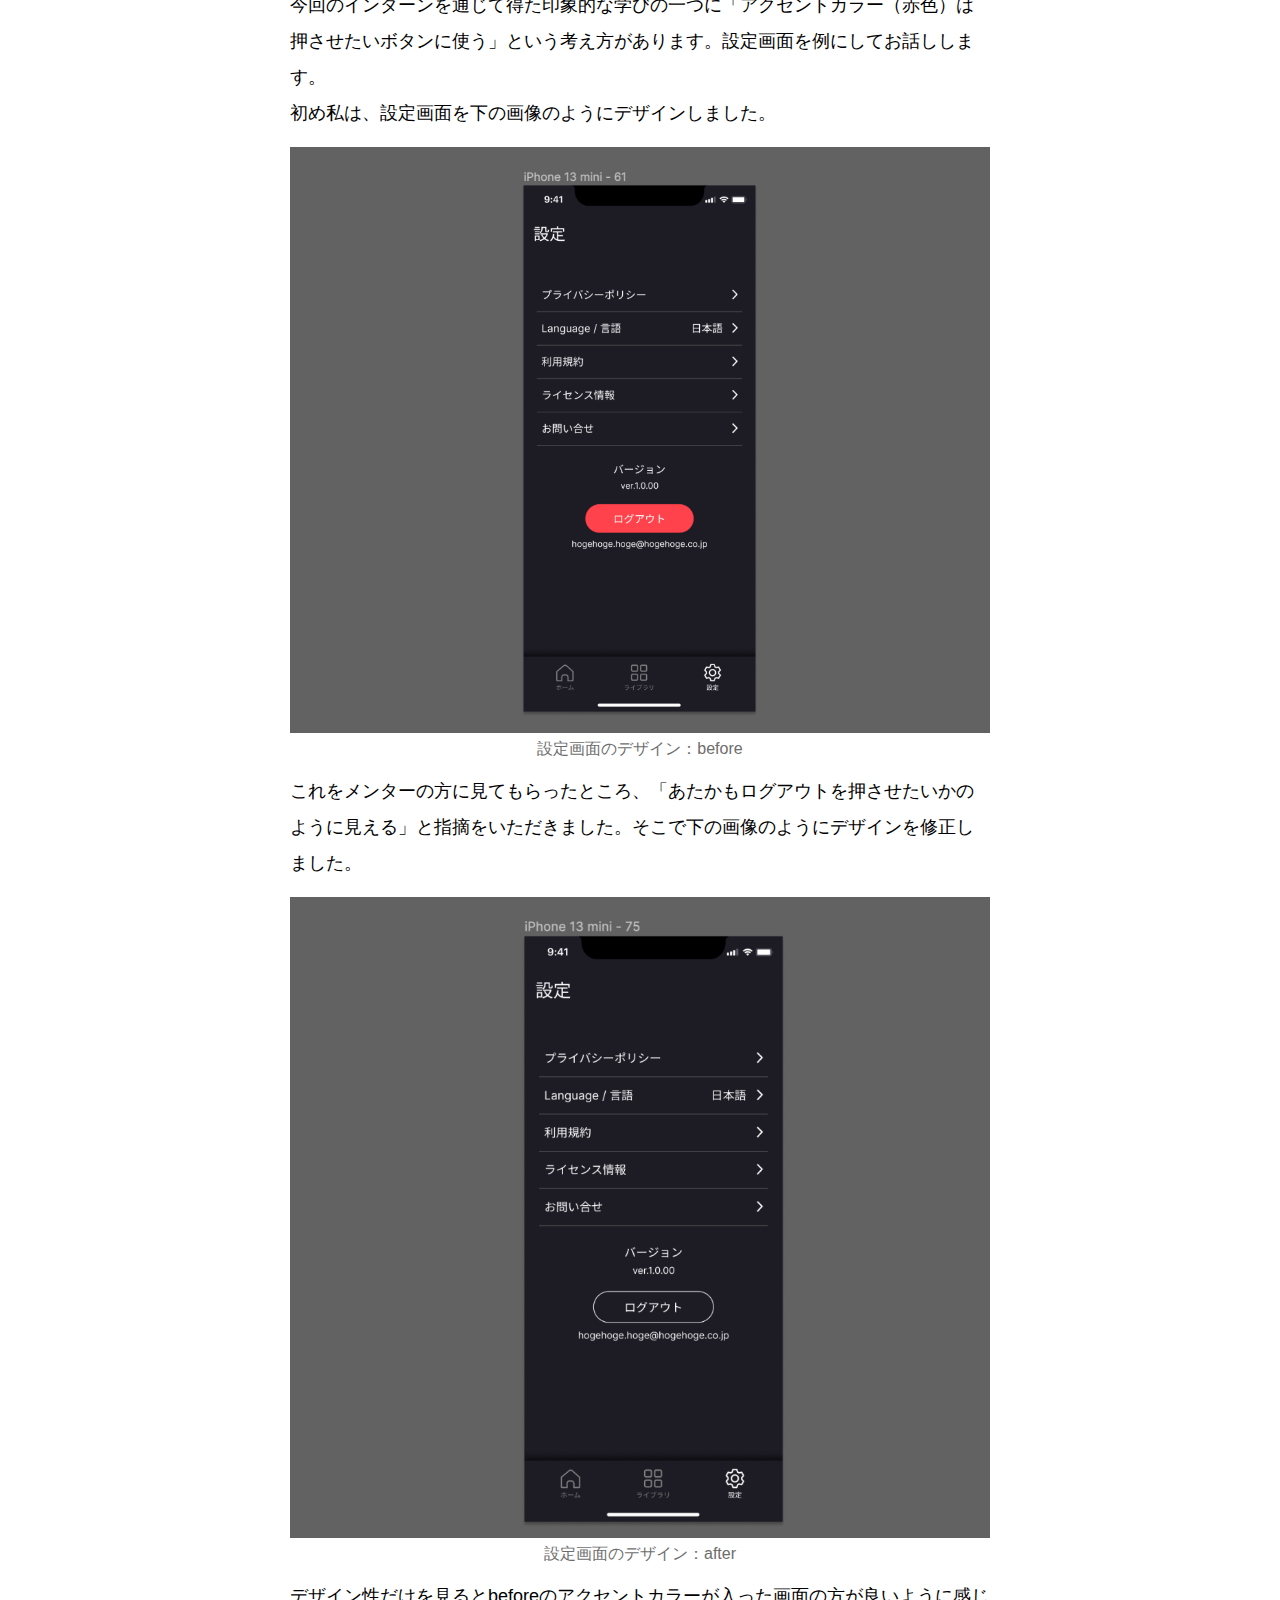
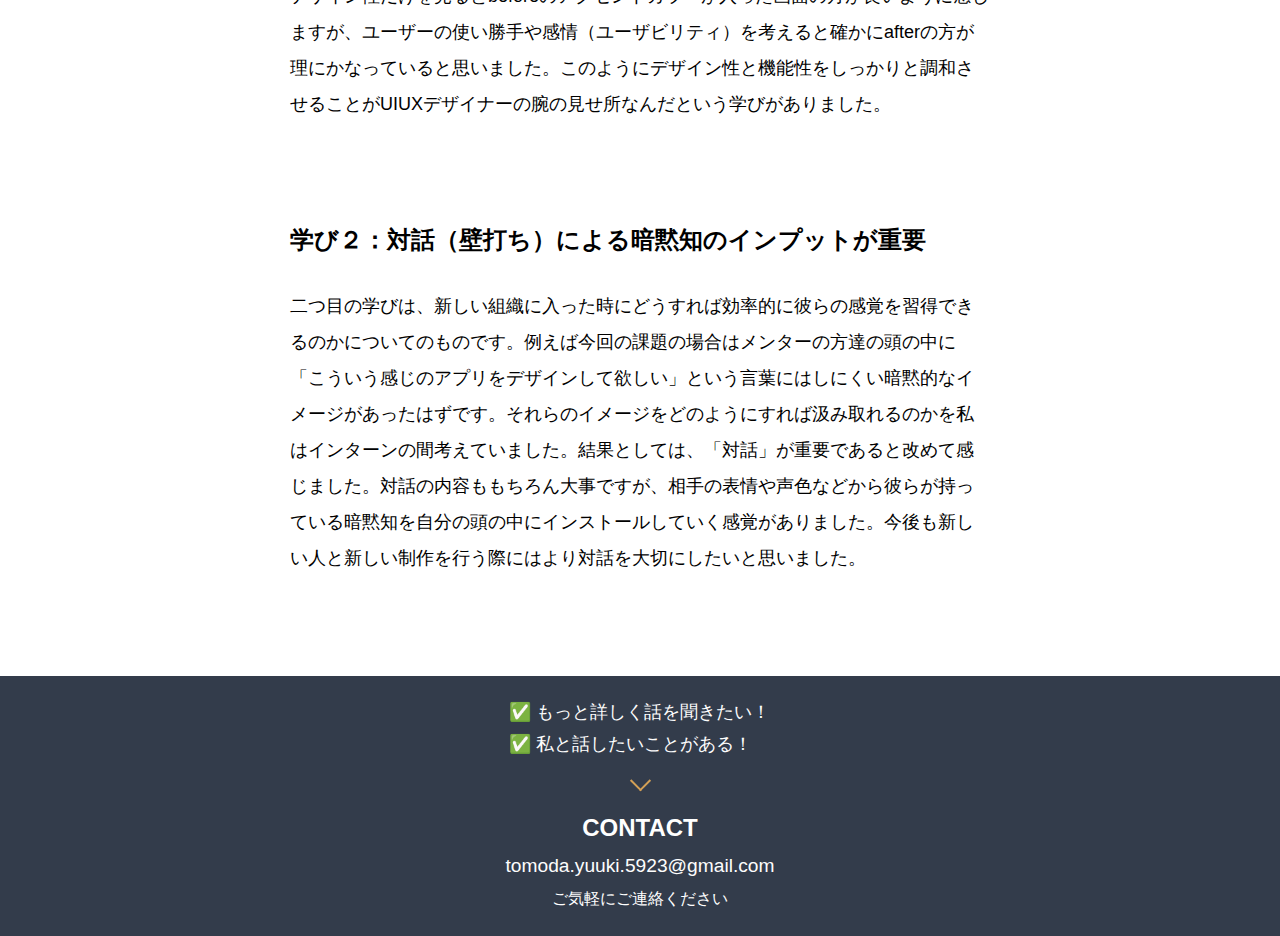
<file: work1/index.html>
<!DOCTYPE html>
<html lang="en">
<head>
    <meta charset="UTF-8">
    <meta name="viewport" content="width=device-width, initial-scale=1.0">
    <title>DLsiteGames - アプリデザイン提案</title>
    <link rel="stylesheet" href="css/reset.css">
    <link rel="stylesheet" href="css/style.css">
</head>
<body>
    <header>
        <a href="https://tomo07.github.io/PF_illuminate/">
            <span class="batsu"></span>
        </a>
    </header>
    <div class="NavyCircle"></div>
    <div class="NavyGold"></div>
    <img class="HeroImage" src="img/OnePlus 10T.png" alt="">
    <article>
        <h1>DLsiteGames - アプリデザイン提案</h1>
        <section class="table">
            <div class="table-contents">
                <div class="UseTool">
                    <div class="UseToolLeft">
                        <img class="icon1" src="img/icon1.png" alt="使用ツールのアイコン">
                        <h4>使用ツール</h4>
                    </div>
                    <div class="UseToolRight">
                        <img class="Figma" src="img/Figma.png" alt="">
                        <img class="AdobeIllustrator" src="img/AdobeIllustrator.png" alt="">
                    </div>
                </div>
            </div>
            <div class="table-contents">
                <div class="UseTool">
                    <div class="UseToolLeft">
                        <img class="icon1" src="img/icon2.png" alt="使用ツールのアイコン">
                        <h4>時期</h4>
                    </div>
                    <div class="UseToolRight">
                        <h4>大学４年の夏</h4>
                    </div>
                </div>
            </div>
            <div class="table-contents">
                <div class="UseTool">
                    <div class="UseToolLeft">
                        <img class="icon1" src="img/icon3.png" alt="使用ツールのアイコン">
                        <h4>カテゴリー</h4>
                    </div>
                    <div class="UseToolRight">
                        <h4>インターン課題</h4>
                    </div>
                </div>
            </div>
            <div class="table-contents2">
                <div class="UseTool">
                    <div class="UseToolLeft">
                        <img class="icon1" src="img/icon4.png" alt="使用ツールのアイコン">
                        <h4>行ったこと</h4>
                    </div>
                    <div class="UseToolRight">
                        <h4>UI/UX/ロゴ</h4>
                    </div>
                </div>
            </div>
        </section>
        <h2>インターンとしてデザイン業務を担当</h2>
        <p>大学４年の夏、株式会社viviONのインターンに参加しました。「DLsiteGames」という新しいアプリ（ゲームプレイヤーアプリ）のデザインを提案する課題でした。最終日にはデザインチームの方々にアプリのデザインの発表を行いました。</p>
        <h2>文章だけの要件定義書を渡される</h2>
        <p>まず、インターン初日には制作するアプリの要件定義書をもらいました。要件定義書の内容は以下のようなものでした。<br>【要件定義書の内容】<br>・アプリのコンセプト<br>・アプリに盛り込む機能<br>・アプリに盛り込まない機能<br>・ペルソナの情報<br>これらの情報がほぼ文章だけで渡されました。この内容を自分自身で読み解いてアプリのUIをデザインすることがインターン課題だったのです！</p>
        <h2>共通認識を持つために、なるべく早くフィードバックをもらう</h2>
        <p>課題について説明されたあと、Figmaにてワイヤーフレームを作り始めました。しかし、どんなアプリを作るべきかイメージが湧きませんでした。そこで、できるだけ早くアウトプットを作りフィードバックをもらおうと考えました。</p>
        <img class="article-img" src="img/article-img1.png" alt="">
        <h3>画面遷移を端的に表したプロトタイプ</h3>
        <p>作業開始から20分ほどで、上の画像のような画面遷移と機能だけを表現したプロトタイプを作り、メンターの方に「こういったイメージであっていますか？」と見せフィードバックをもらいました。こうすることで共通認識を持つことができ、その後の作業の効率が大きく上がったと思います。</p>
        <h2>２時間に一度のペースでフィードバックをもらいながらUIを制作</h2>
        <p>的確なデザインをするために、多くフィードバックをもらうことを意識しながらワイヤーフレームの制作とUIのデザインをしました。</p>
        <img class="article-img" src="img/article-img2.png" alt="">
        <h3>初めに作ったワイヤーフレームの一部</h3>
        <img class="article-img" src="img/article-img3.png" alt="">
        <h3>最終的に作ったワイヤーフレームの一部</h3>
        <img class="article-img" src="img/article-img4.png" alt="">
        <h3>始めに作ったUIの一部</h3>
        <img class="article-img" src="img/article-img5.png" alt="">
        <h3>最終的に作ったUIの一部</h3>
        <h2>1時間30分でロゴをデザイン</h2>
        <p>スプラッシュ画面やログイン画面などをデザインする際にロゴがあった方がイメージがしやすいと思い、ロゴを制作することにしました。</p>
        <img class="article-img" src="img/article-img6.png" alt="">
        <h3>ロゴのアイデアのスケッチ</h3>
        <p>Gamesの頭文字「G」をモチーフにしようと思いスケッチを書いたところハートの形を作れそうなことに気がつきました。ハートの形はペルソナの「世界観に心を奪われる」体験や「成人向けコンテンツ」を表現するのにピッタリだと思い、ハートの形のGをロゴにしようと考えました。</p>
        <img class="article-img" src="img/article-img7.png" alt="">
        <p>そうして、上のようなロゴを制作しました。<br>ロゴには以下の３つの意味を込めました。</p>
        <img class="article-img" src="img/article-img8.png" alt="">
        <h3>ロゴに込めた３つの意味</h3>
        <h2>ホーム画面はユーザーの利用シーンを考えて設計</h2>
        <img class="article-img" src="img/article-img9.png" alt="">
        <h3>ホーム画面の説明</h3>
        <h2>背景をダークカラーにした２つの理由</h2>
        <p>今回はアプリの背景カラーをダークネイビーにしました。その理由は２つあります。
            <br><span class="bold">理由１：他社製品との差別化</span>
            <br>「ゲーム詰め合わせアプリ」を調査したところ、白い背景のアプリが多いことに気づきました。しかし、今回のDLsiteGamesは成人向けのゲームを多く扱うこともあり、それらのアプリとは差別化を図り、背景カラーをダークカラーにした方が世界観の表現に最適であると考えました。
        </p>
        <img class="article-img" src="img/article-img10.png" alt="">
        <h3>ゲーム詰め合わせアプリのUI調査</h3>
        <p><span class="bold">理由２：利用シーンの想定</span>
            <br>・成人向けゲームをプレイする時間帯は夜が多いと推測しました。
            <br>・ペルソナは世界観を大切にするためゲームに没頭してプレイすると推測しました。
        </p>
        <h2>アクセントカラーを<span class="accent-color">少しピンクがかった赤色</span>にした理由</h2>
        <p>姉妹アプリのDLsite Sound は癒しや没頭をテーマに紫をベースカラーにしていました。それに比べてDLsite Gamesは刺激的でポップなカラーを選択しようと考えました。</p>
        <img class="article-img" src="img/article-img11.png" alt="">
        <h3>アクセントカラーの図</h3>
        <h2>コンセプトフレーズを作ることでデザインの意図を分かりやすくした</h2>
        <p>アプリのカラーリングやロゴなどのデザインの意図を一言で表現するコンセプトフレーズを作ってみました。ズバリ「心を奪われる刺激的なゲーム体験を」というものです。</p>
        <img class="article-img" src="img/article-img12.png" alt="">
        <h3>コンセプトフレーズ</h3>
        <h2>学び１：押させたいボタンにアクセントカラーを使う</h2>
        <p>今回のインターンを通じて得た印象的な学びの一つに「アクセントカラー（赤色）は押させたいボタンに使う」という考え方があります。設定画面を例にしてお話しします。
            <br>初め私は、設定画面を下の画像のようにデザインしました。</p>
        <img class="article-img" src="img/article-img13.png" alt="">
        <h3>設定画面のデザイン：before</h3>
        <p>これをメンターの方に見てもらったところ、「あたかもログアウトを押させたいかのように見える」と指摘をいただきました。そこで下の画像のようにデザインを修正しました。</p>
        <img class="article-img" src="img/article-img14.png" alt="">
        <h3>設定画面のデザイン：after</h3>
        <p>デザイン性だけを見るとbeforeのアクセントカラーが入った画面の方が良いように感じますが、ユーザーの使い勝手や感情（ユーザビリティ）を考えると確かにafterの方が理にかなっていると思いました。このようにデザイン性と機能性をしっかりと調和させることがUIUXデザイナーの腕の見せ所なんだという学びがありました。</p>
        <h2>学び２：対話（壁打ち）による暗黙知のインプットが重要</h2>
        <p>二つ目の学びは、新しい組織に入った時にどうすれば効率的に彼らの感覚を習得できるのかについてのものです。例えば今回の課題の場合はメンターの方達の頭の中に「こういう感じのアプリをデザインして欲しい」という言葉にはしにくい暗黙的なイメージがあったはずです。それらのイメージをどのようにすれば汲み取れるのかを私はインターンの間考えていました。結果としては、「対話」が重要であると改めて感じました。対話の内容ももちろん大事ですが、相手の表情や声色などから彼らが持っている暗黙知を自分の頭の中にインストールしていく感覚がありました。今後も新しい人と新しい制作を行う際にはより対話を大切にしたいと思いました。</p>
    </article>
    <footer>
        <div class="contact-text-wrapper">
            <p>✅ もっと詳しく話を聞きたい！<br>✅ 私と話したいことがある！
            </p>
        </div>
        <div class="arrow-wrapper">
            <div class="arrow">
            </div>
        </div>
        <div class="contact-wrapper">
            <h1>CONTACT</h1>
            <p>tomoda.yuuki.5923@gmail.com</p>
            <div class="please-contact">ご気軽にご連絡ください</div>
        </div>
    </footer>
</body>
</html>
</file>
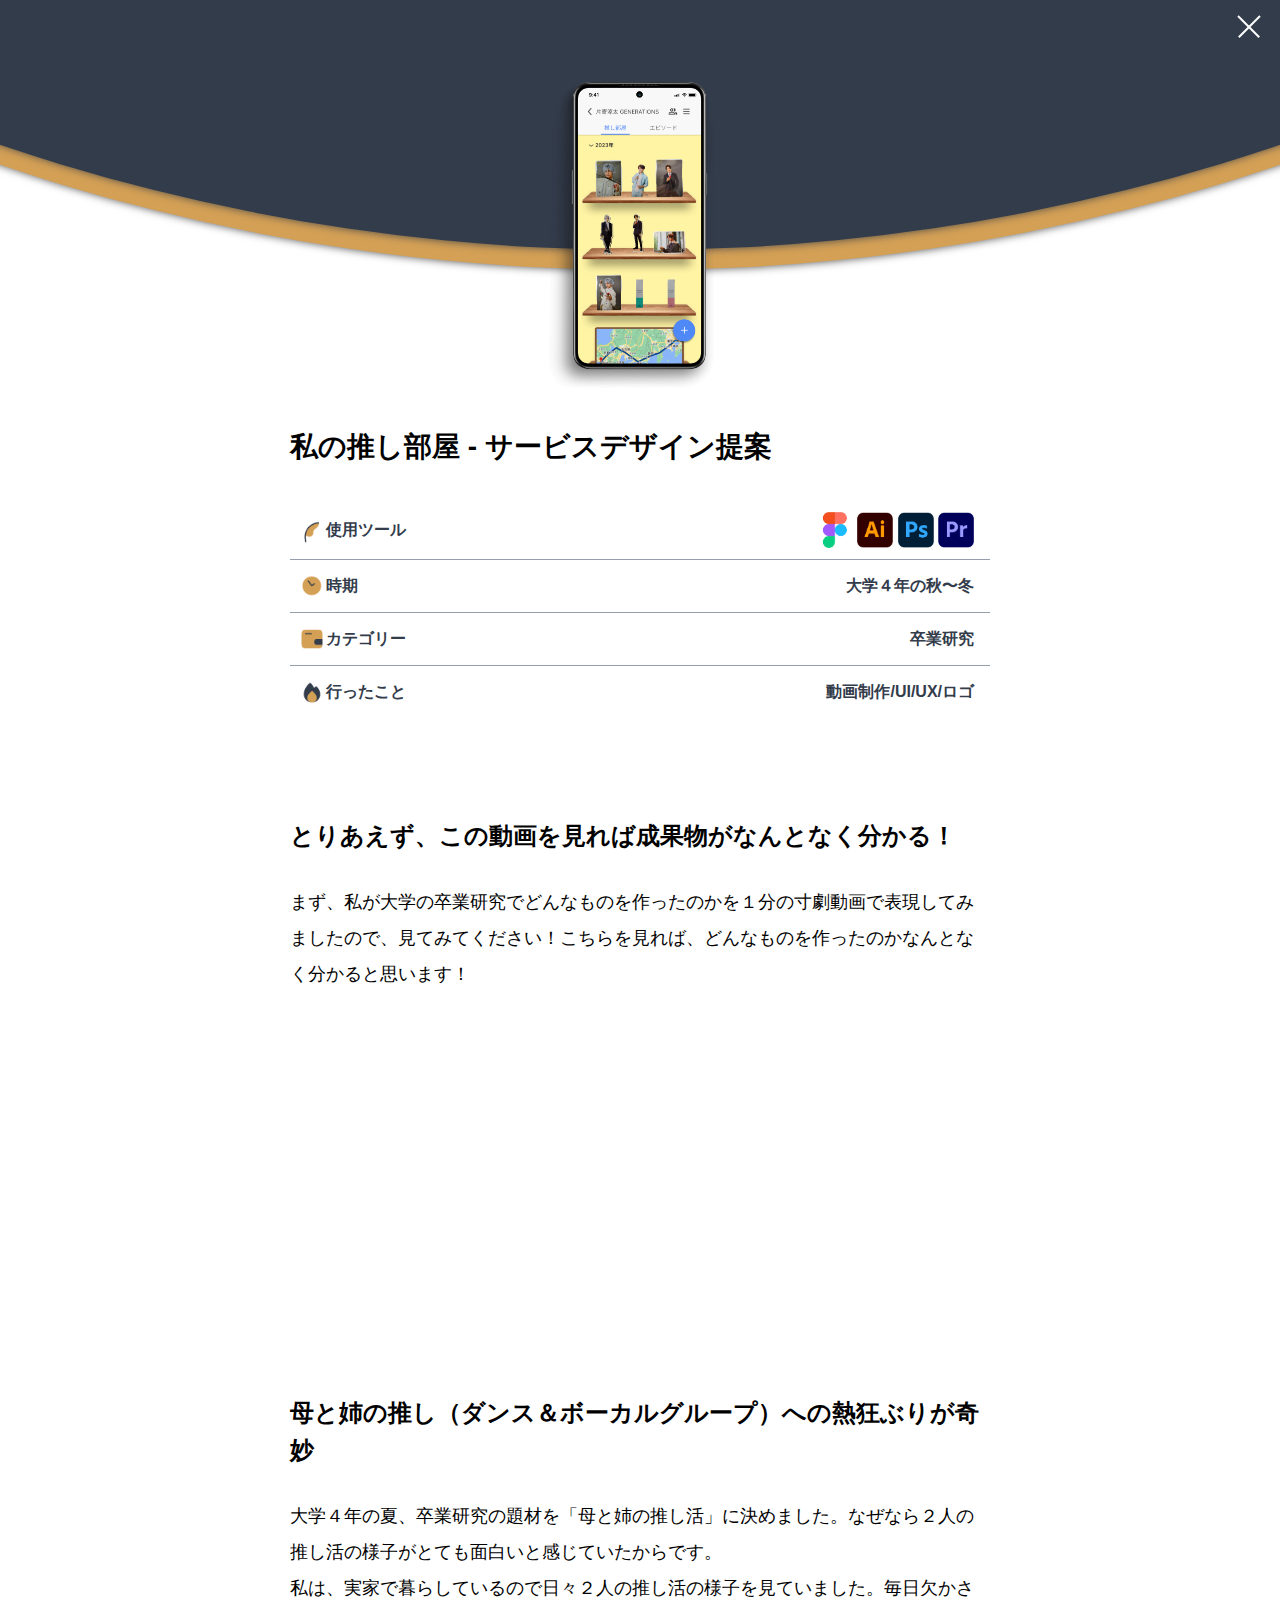
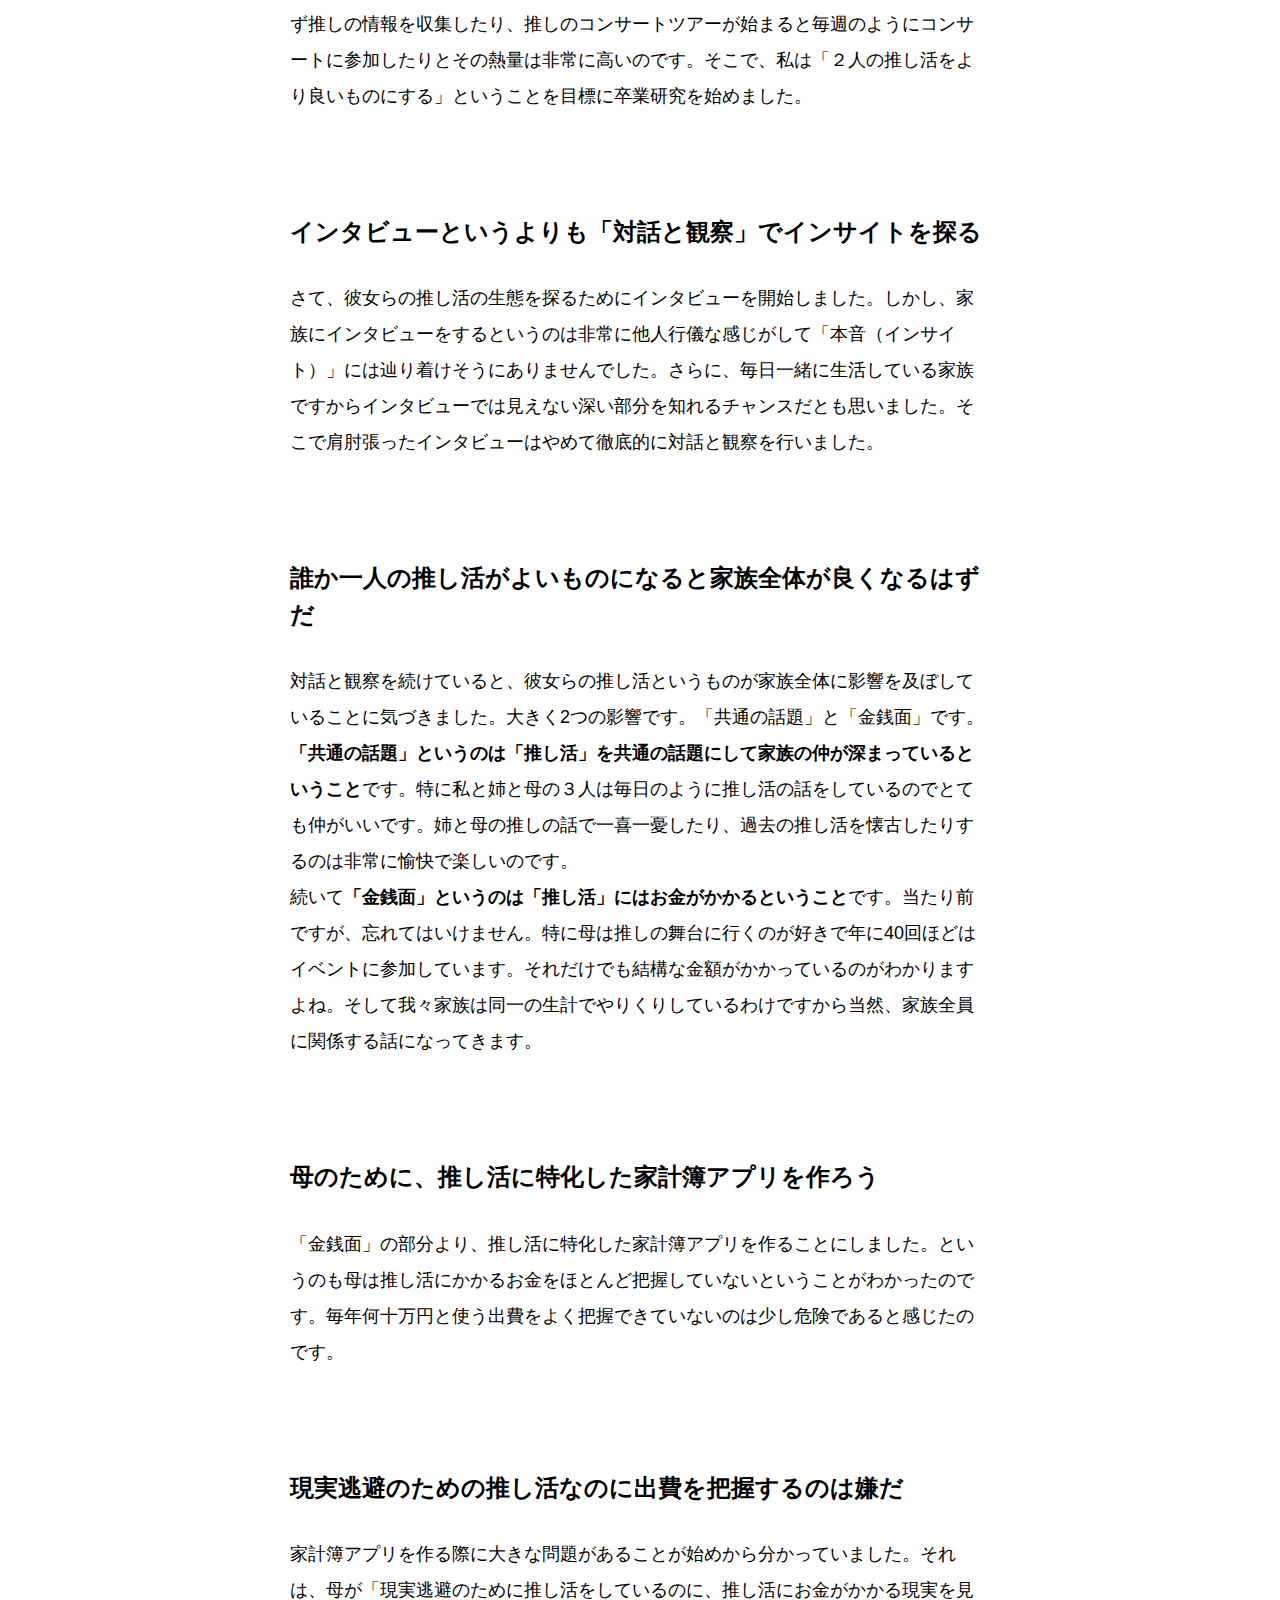
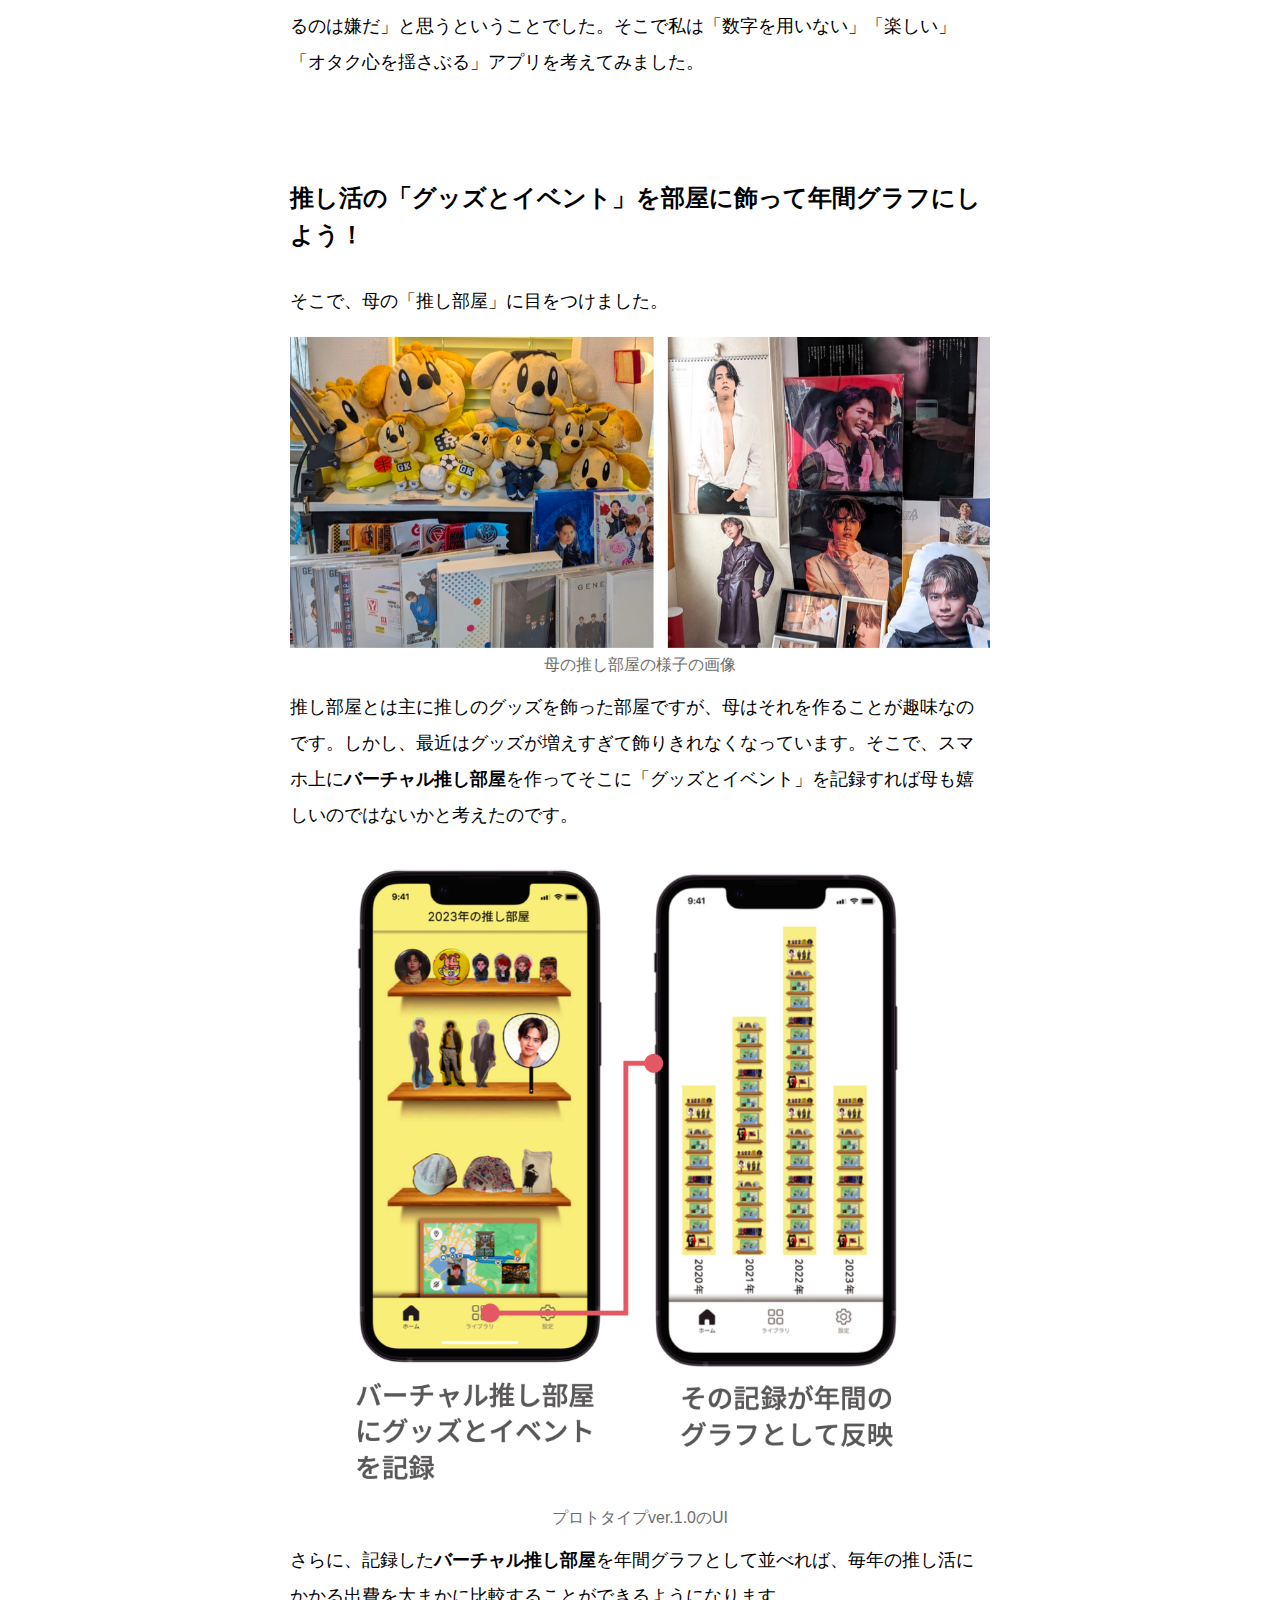
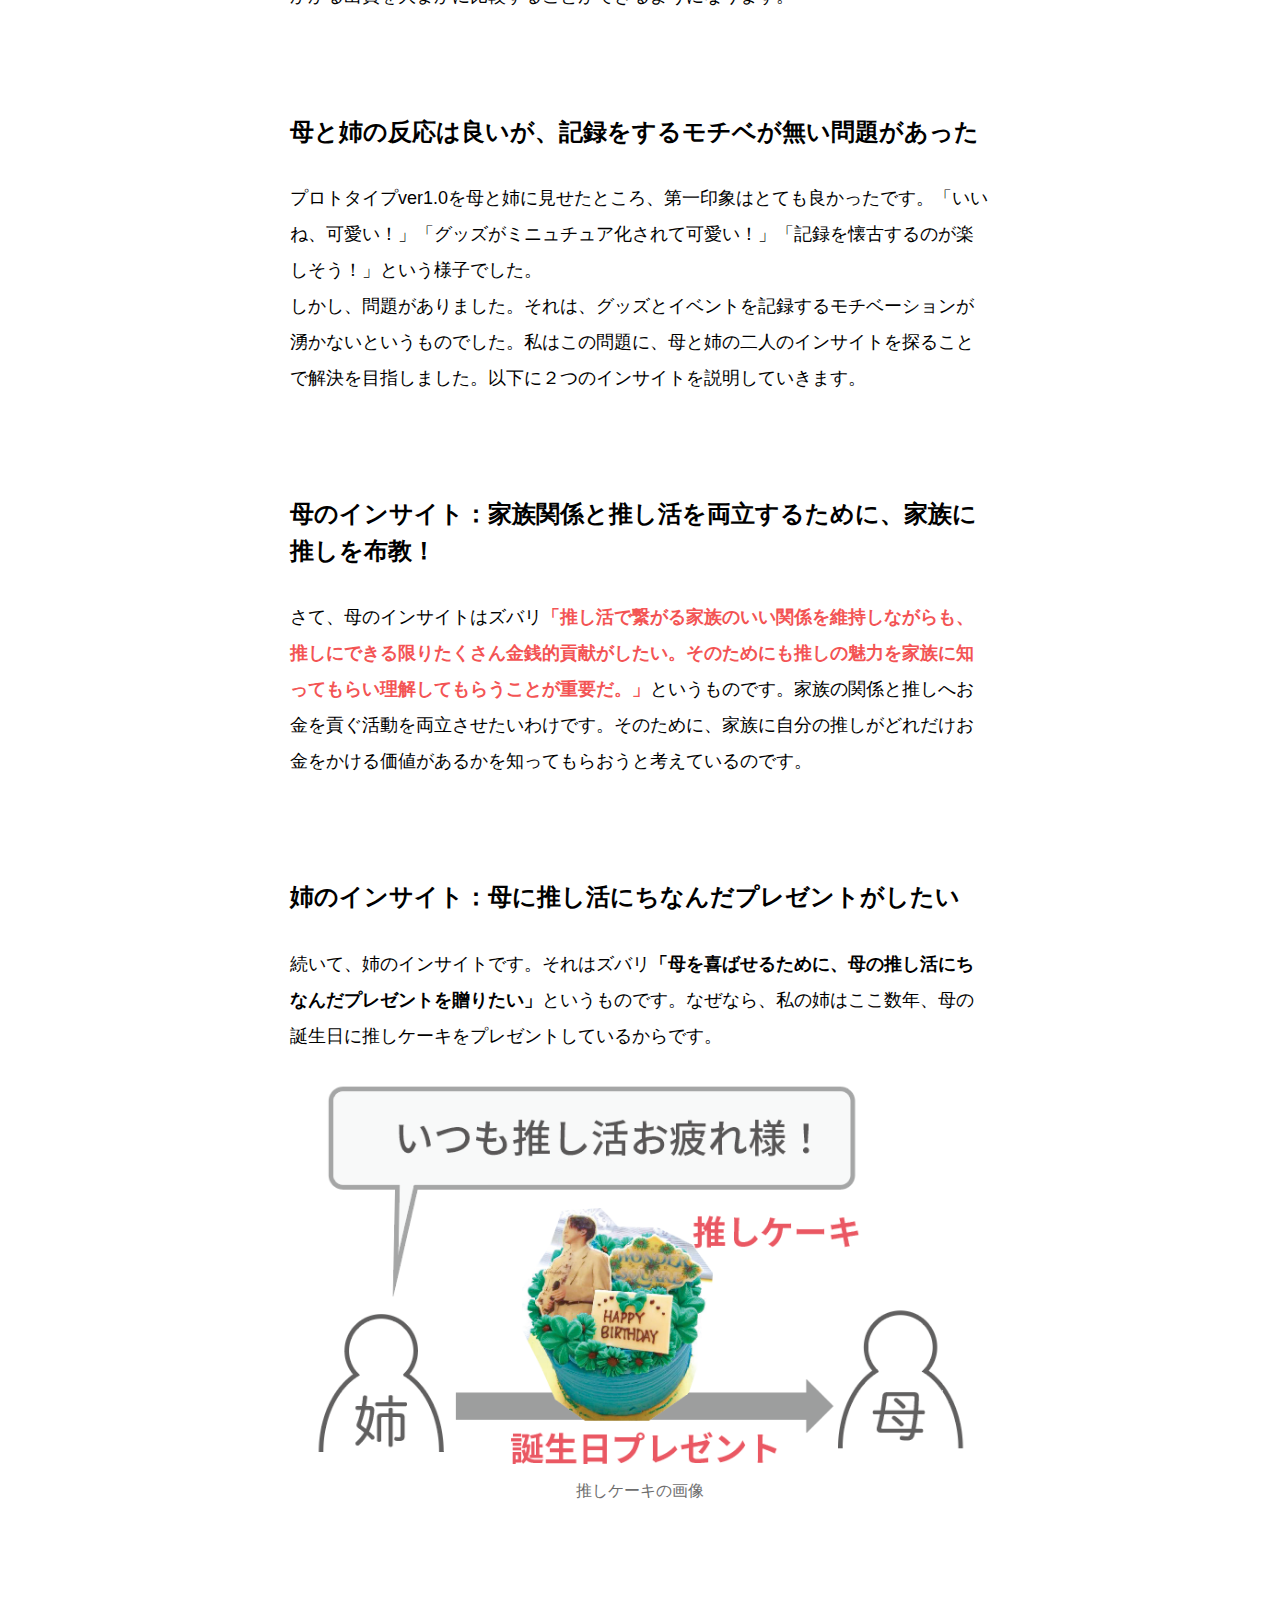
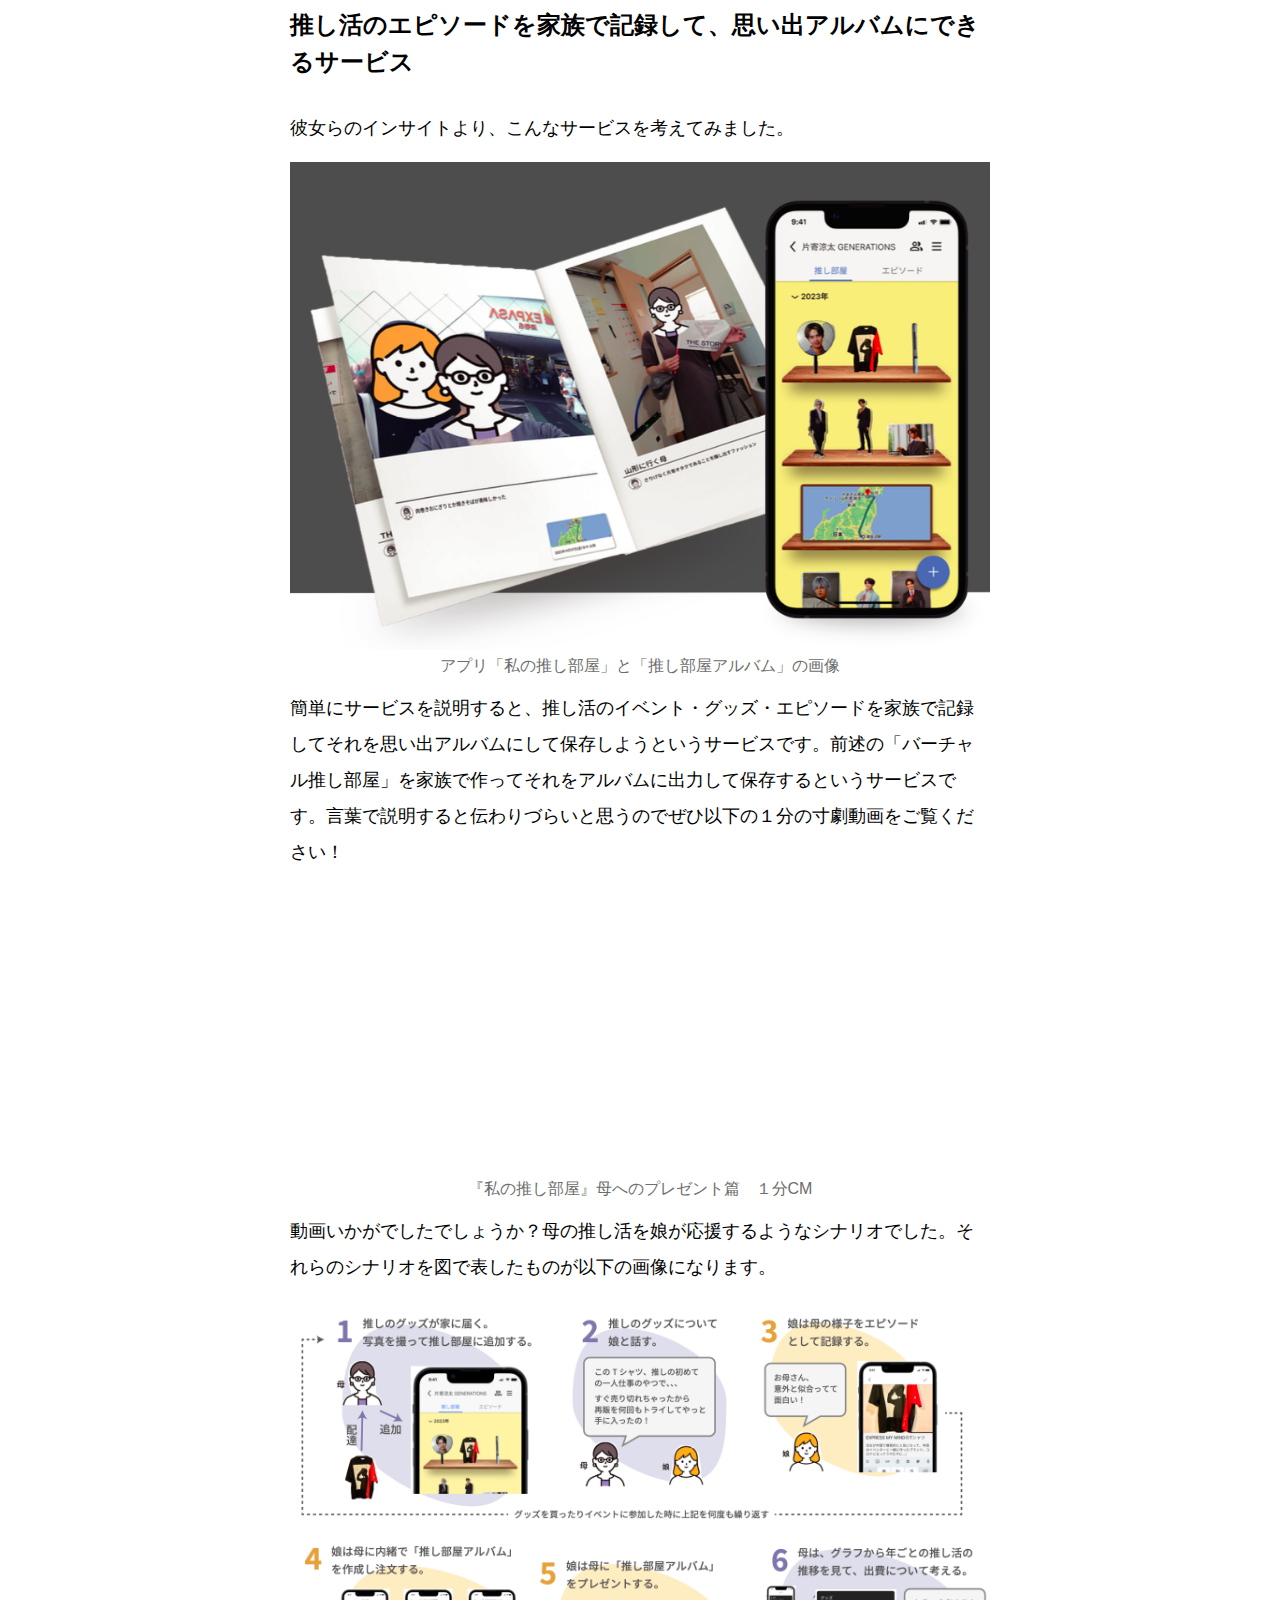
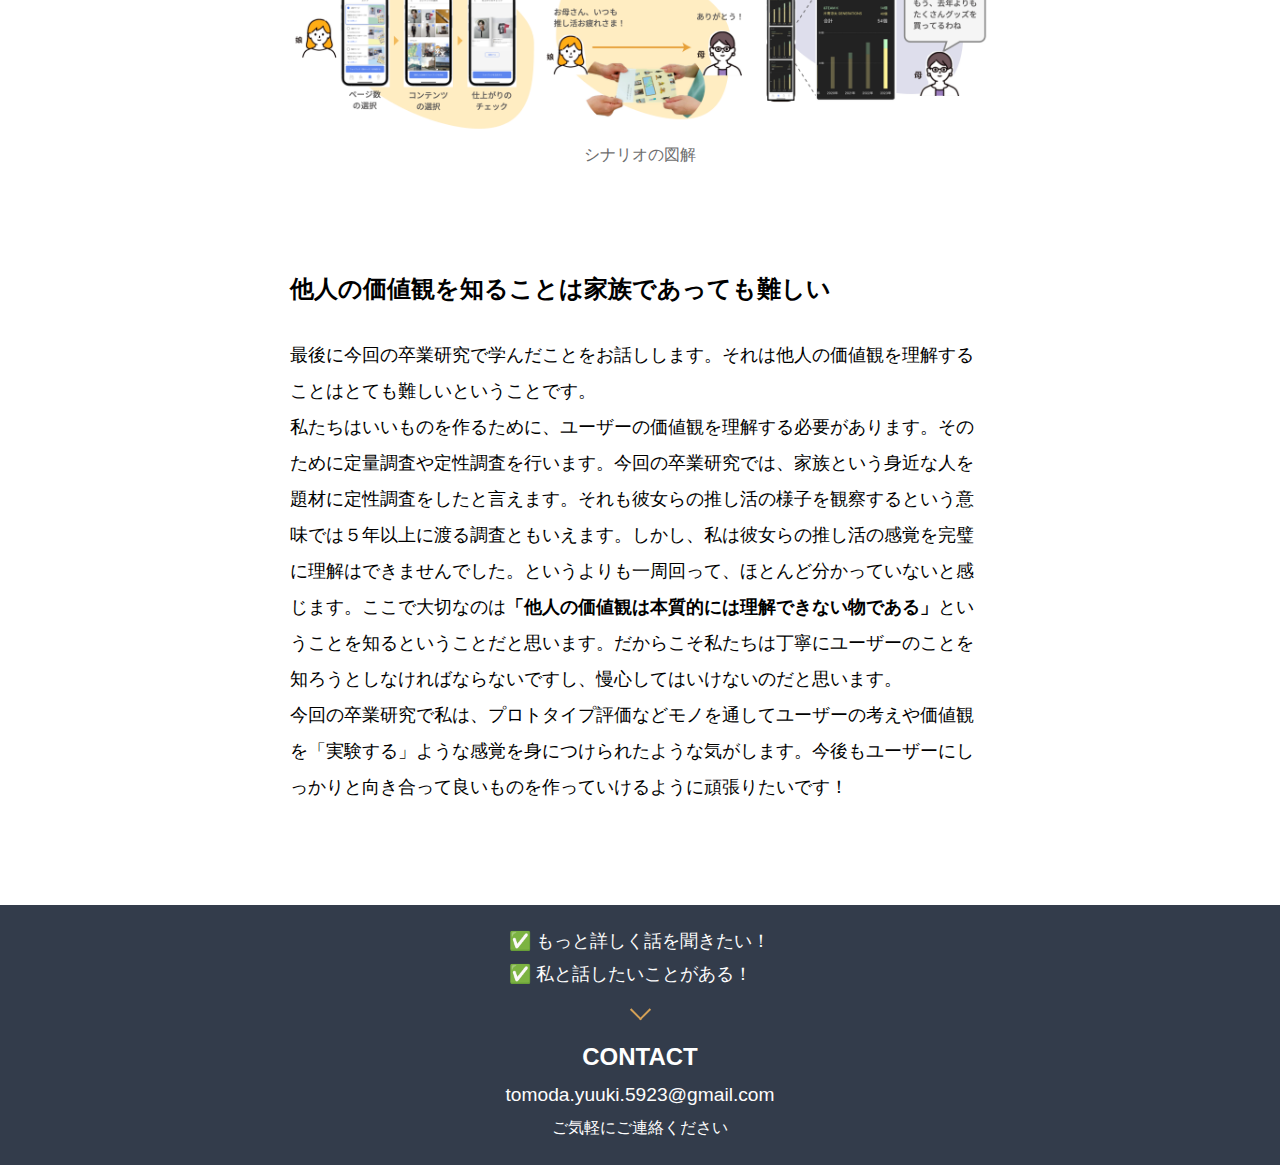
<file: work2/index.html>
<!DOCTYPE html>
<html lang="en">
<head>
    <meta charset="UTF-8">
    <meta name="viewport" content="width=device-width, initial-scale=1.0">
    <title>私の推し部屋 - サービスデザイン提案</title>
    <link rel="stylesheet" href="css/reset.css">
    <link rel="stylesheet" href="css/style.css">
</head>
<body>
    <header>
        <a href="https://tomo07.github.io/PF_illuminate/">
            <span class="batsu"></span>
        </a>
    </header>
    <div class="NavyCircle"></div>
    <div class="NavyGold"></div>
    <img class="HeroImage" src="img/work2.png" alt="">
    <article>
        <h1>私の推し部屋 - サービスデザイン提案</h1>
        <section class="table">
            <div class="table-contents">
                <div class="UseTool">
                    <div class="UseToolLeft">
                        <img class="icon1" src="img/icon1.png" alt="使用ツールのアイコン">
                        <h4>使用ツール</h4>
                    </div>
                    <div class="UseToolRight">
                        <img class="tool-icon" src="img/Figma.png" alt="">
                        <img class="tool-icon" src="img/AdobeIllustrator.png" alt="">
                        <img class="tool-icon" src="img/Photoshop.png" alt="">
                        <img class="tool-icon" src="img/PremierPro.png" alt="">
                    </div>
                </div>
            </div>
            <div class="table-contents">
                <div class="UseTool">
                    <div class="UseToolLeft">
                        <img class="icon1" src="img/icon2.png" alt="使用ツールのアイコン">
                        <h4>時期</h4>
                    </div>
                    <div class="UseToolRight">
                        <h4>大学４年の秋〜冬</h4>
                    </div>
                </div>
            </div>
            <div class="table-contents">
                <div class="UseTool">
                    <div class="UseToolLeft">
                        <img class="icon1" src="img/icon3.png" alt="使用ツールのアイコン">
                        <h4>カテゴリー</h4>
                    </div>
                    <div class="UseToolRight">
                        <h4>卒業研究</h4>
                    </div>
                </div>
            </div>
            <div class="table-contents2">
                <div class="UseTool">
                    <div class="UseToolLeft">
                        <img class="icon1" src="img/icon4.png" alt="使用ツールのアイコン">
                        <h4>行ったこと</h4>
                    </div>
                    <div class="UseToolRight">
                        <h4>動画制作/UI/UX/ロゴ</h4>
                    </div>
                </div>
            </div>
        </section>
        <h2>とりあえず、この動画を見れば成果物がなんとなく分かる！</h2>
        <p>まず、私が大学の卒業研究でどんなものを作ったのかを１分の寸劇動画で表現してみましたので、見てみてください！こちらを見れば、どんなものを作ったのかなんとなく分かると思います！</p>
        <iframe width="100%" height="300px" src="https://www.youtube.com/embed/aDI3q0CjeD4?si=ssaeQF9c3kUwJ5uU" title="YouTube video player" frameborder="0" allow="accelerometer; autoplay; clipboard-write; encrypted-media; gyroscope; picture-in-picture; web-share" allowfullscreen></iframe>
        <h2>母と姉の推し（ダンス＆ボーカルグループ）への熱狂ぶりが奇妙</h2>
        <p>大学４年の夏、卒業研究の題材を「母と姉の推し活」に決めました。なぜなら２人の推し活の様子がとても面白いと感じていたからです。
            <br>私は、実家で暮らしているので日々２人の推し活の様子を見ていました。毎日欠かさず推しの情報を収集したり、推しのコンサートツアーが始まると毎週のようにコンサートに参加したりとその熱量は非常に高いのです。そこで、私は「２人の推し活をより良いものにする」ということを目標に卒業研究を始めました。</p>
        <h2>インタビューというよりも「対話と観察」でインサイトを探る</h2>
        <p>さて、彼女らの推し活の生態を探るためにインタビューを開始しました。しかし、家族にインタビューをするというのは非常に他人行儀な感じがして「本音（インサイト）」には辿り着けそうにありませんでした。さらに、毎日一緒に生活している家族ですからインタビューでは見えない深い部分を知れるチャンスだとも思いました。そこで肩肘張ったインタビューはやめて徹底的に対話と観察を行いました。</p>
        <h2>誰か一人の推し活がよいものになると家族全体が良くなるはずだ</h2>
        <p>対話と観察を続けていると、彼女らの推し活というものが家族全体に影響を及ぼしていることに気づきました。大きく2つの影響です。「共通の話題」と「金銭面」です。
            <br><span class="bold">「共通の話題」というのは「推し活」を共通の話題にして家族の仲が深まっているということ</span>です。特に私と姉と母の３人は毎日のように推し活の話をしているのでとても仲がいいです。姉と母の推しの話で一喜一憂したり、過去の推し活を懐古したりするのは非常に愉快で楽しいのです。
            <br>続いて<span class="bold">「金銭面」というのは「推し活」にはお金がかかるということ</span>です。当たり前ですが、忘れてはいけません。特に母は推しの舞台に行くのが好きで年に40回ほどはイベントに参加しています。それだけでも結構な金額がかかっているのがわかりますよね。そして我々家族は同一の生計でやりくりしているわけですから当然、家族全員に関係する話になってきます。</p>
        <h2>母のために、推し活に特化した家計簿アプリを作ろう</h2>
        <p>「金銭面」の部分より、推し活に特化した家計簿アプリを作ることにしました。というのも母は推し活にかかるお金をほとんど把握していないということがわかったのです。毎年何十万円と使う出費をよく把握できていないのは少し危険であると感じたのです。</p>
        <h2>現実逃避のための推し活なのに出費を把握するのは嫌だ</h2>
        <p>家計簿アプリを作る際に大きな問題があることが始めから分かっていました。それは、母が「現実逃避のために推し活をしているのに、推し活にお金がかかる現実を見るのは嫌だ」と思うということでした。そこで私は「数字を用いない」「楽しい」「オタク心を揺さぶる」アプリを考えてみました。</p>
        <h2>推し活の「グッズとイベント」を部屋に飾って年間グラフにしよう！</h2>
        <p>そこで、母の「推し部屋」に目をつけました。</p>
        <img class="article-img" src="img/mamas_osibeya.jpeg" alt="">
        <h3>母の推し部屋の様子の画像</h3>
        <p>推し部屋とは主に推しのグッズを飾った部屋ですが、母はそれを作ることが趣味なのです。しかし、最近はグッズが増えすぎて飾りきれなくなっています。そこで、スマホ上に<span  class="bold">バーチャル推し部屋</span>を作ってそこに「グッズとイベント」を記録すれば母も嬉しいのではないかと考えたのです。</p>
        <img class="article-img" src="img/prototype1.png" alt="">
        <h3>プロトタイプver.1.0のUI</h3>
        <p>さらに、記録した<span  class="bold">バーチャル推し部屋</span>を年間グラフとして並べれば、毎年の推し活にかかる出費を大まかに比較することができるようになります。</p>
        <h2>母と姉の反応は良いが、記録をするモチベが無い問題があった</h2>
        <p>プロトタイプver1.0を母と姉に見せたところ、第一印象はとても良かったです。「いいね、可愛い！」「グッズがミニュチュア化されて可愛い！」「記録を懐古するのが楽しそう！」という様子でした。
            <br>しかし、問題がありました。それは、グッズとイベントを記録するモチベーションが湧かないというものでした。私はこの問題に、母と姉の二人のインサイトを探ることで解決を目指しました。以下に２つのインサイトを説明していきます。</p>
        <h2>母のインサイト：家族関係と推し活を両立するために、家族に推しを布教！</h2>
        <p>さて、母のインサイトはズバリ<span class="bold"><span class="accent-color">「推し活で繋がる家族のいい関係を維持しながらも、推しにできる限りたくさん金銭的貢献がしたい。そのためにも推しの魅力を家族に知ってもらい理解してもらうことが重要だ。」</span></span>というものです。家族の関係と推しへお金を貢ぐ活動を両立させたいわけです。そのために、家族に自分の推しがどれだけお金をかける価値があるかを知ってもらおうと考えているのです。</p>
        <h2>姉のインサイト：母に推し活にちなんだプレゼントがしたい</h2>
        <p>続いて、姉のインサイトです。それはズバリ<span class="bold">「母を喜ばせるために、母の推し活にちなんだプレゼントを贈りたい」</span>というものです。なぜなら、私の姉はここ数年、母の誕生日に推しケーキをプレゼントしているからです。</p>
        <img class="article-img" src="img/cake.png" alt="">
        <h3>推しケーキの画像</h3>
        <h2>推し活のエピソードを家族で記録して、思い出アルバムにできるサービス</h2>
        <p>彼女らのインサイトより、こんなサービスを考えてみました。</p>
        <img class="article-img" src="img/kouseiyouso.png" alt="">
        <h3>アプリ「私の推し部屋」と「推し部屋アルバム」の画像</h3>
        <p>簡単にサービスを説明すると、推し活のイベント・グッズ・エピソードを家族で記録してそれを思い出アルバムにして保存しようというサービスです。前述の「バーチャル推し部屋」を家族で作ってそれをアルバムに出力して保存するというサービスです。言葉で説明すると伝わりづらいと思うのでぜひ以下の１分の寸劇動画をご覧ください！</p>
        <iframe width="100%" height="300px" src="https://www.youtube.com/embed/aDI3q0CjeD4?si=ssaeQF9c3kUwJ5uU" title="YouTube video player" frameborder="0" allow="accelerometer; autoplay; clipboard-write; encrypted-media; gyroscope; picture-in-picture; web-share" allowfullscreen></iframe>
        <h3>『私の推し部屋』母へのプレゼント篇　１分CM</h3>
        <p>動画いかがでしたでしょうか？母の推し活を娘が応援するようなシナリオでした。それらのシナリオを図で表したものが以下の画像になります。</p>
        <img class="article-img" src="img/scenario.png" alt="">
        <h3>シナリオの図解</h3>
        <h2>他人の価値観を知ることは家族であっても難しい</h2>
        <p>最後に今回の卒業研究で学んだことをお話しします。それは他人の価値観を理解することはとても難しいということです。
            <br>私たちはいいものを作るために、ユーザーの価値観を理解する必要があります。そのために定量調査や定性調査を行います。今回の卒業研究では、家族という身近な人を題材に定性調査をしたと言えます。それも彼女らの推し活の様子を観察するという意味では５年以上に渡る調査ともいえます。しかし、私は彼女らの推し活の感覚を完璧に理解はできませんでした。というよりも一周回って、ほとんど分かっていないと感じます。ここで大切なのは<span class="bold">「他人の価値観は本質的には理解できない物である」</span>ということを知るということだと思います。だからこそ私たちは丁寧にユーザーのことを知ろうとしなければならないですし、慢心してはいけないのだと思います。
            <br>今回の卒業研究で私は、プロトタイプ評価などモノを通してユーザーの考えや価値観を「実験する」ような感覚を身につけられたような気がします。今後もユーザーにしっかりと向き合って良いものを作っていけるように頑張りたいです！</p>
    </article>
    <footer>
        <div class="contact-text-wrapper">
            <p>✅ もっと詳しく話を聞きたい！<br>✅ 私と話したいことがある！
            </p>
        </div>
        <div class="arrow-wrapper">
            <div class="arrow">
            </div>
        </div>
        <div class="contact-wrapper">
            <h1>CONTACT</h1>
            <p>tomoda.yuuki.5923@gmail.com</p>
            <div class="please-contact">ご気軽にご連絡ください</div>
        </div>
    </footer>
</body>
</html>
</file>
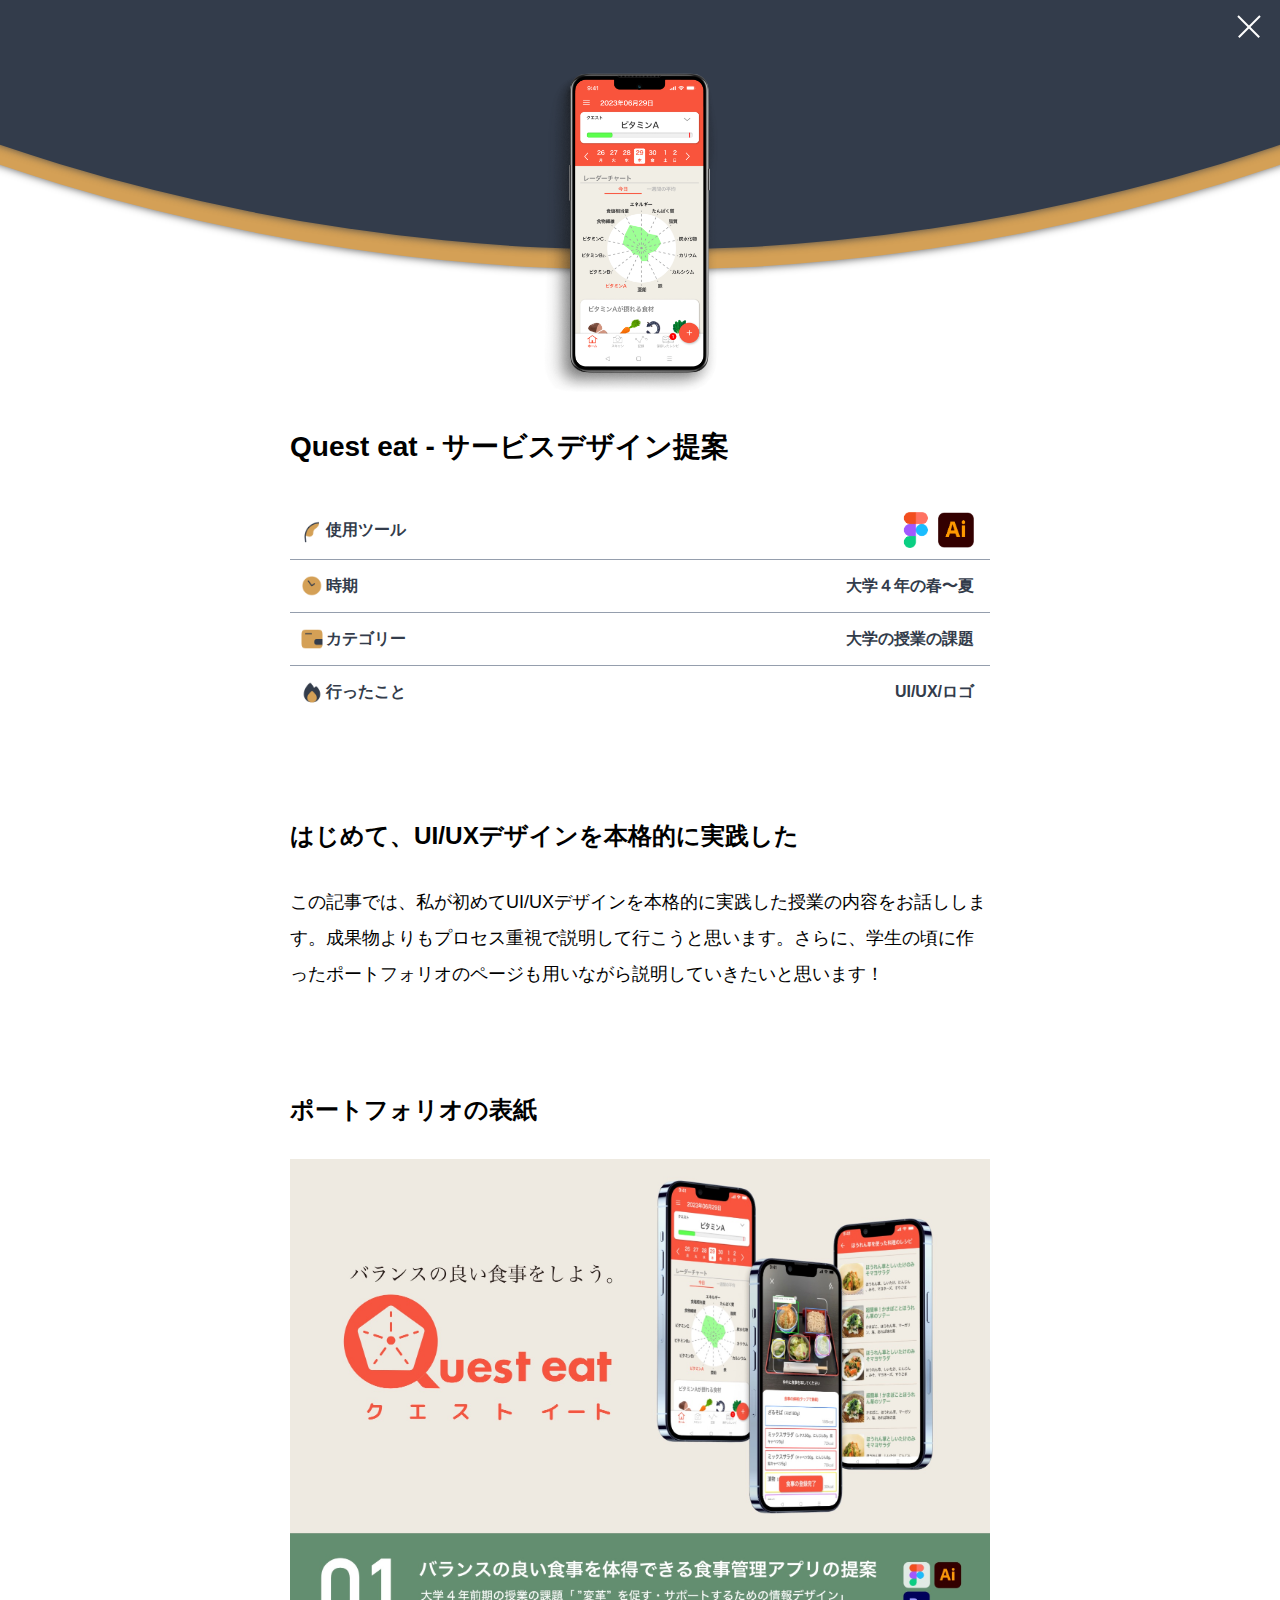
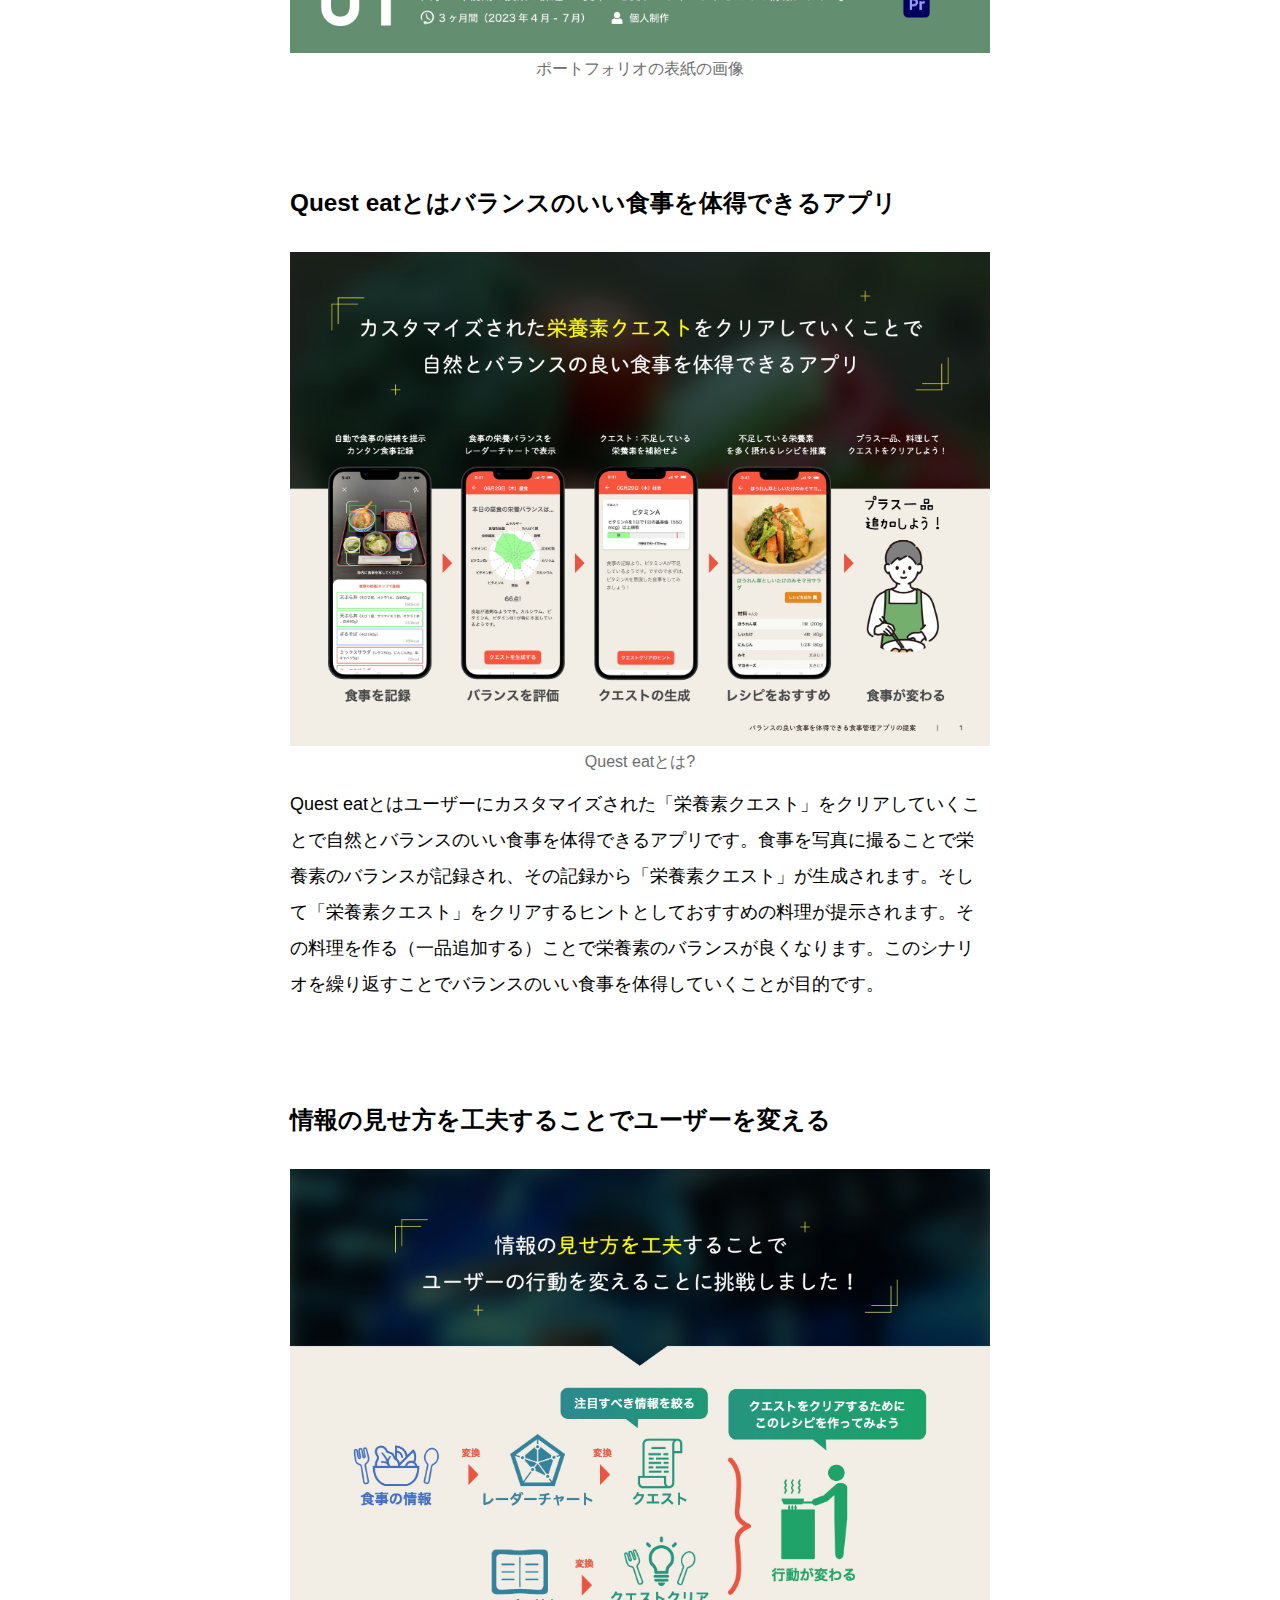
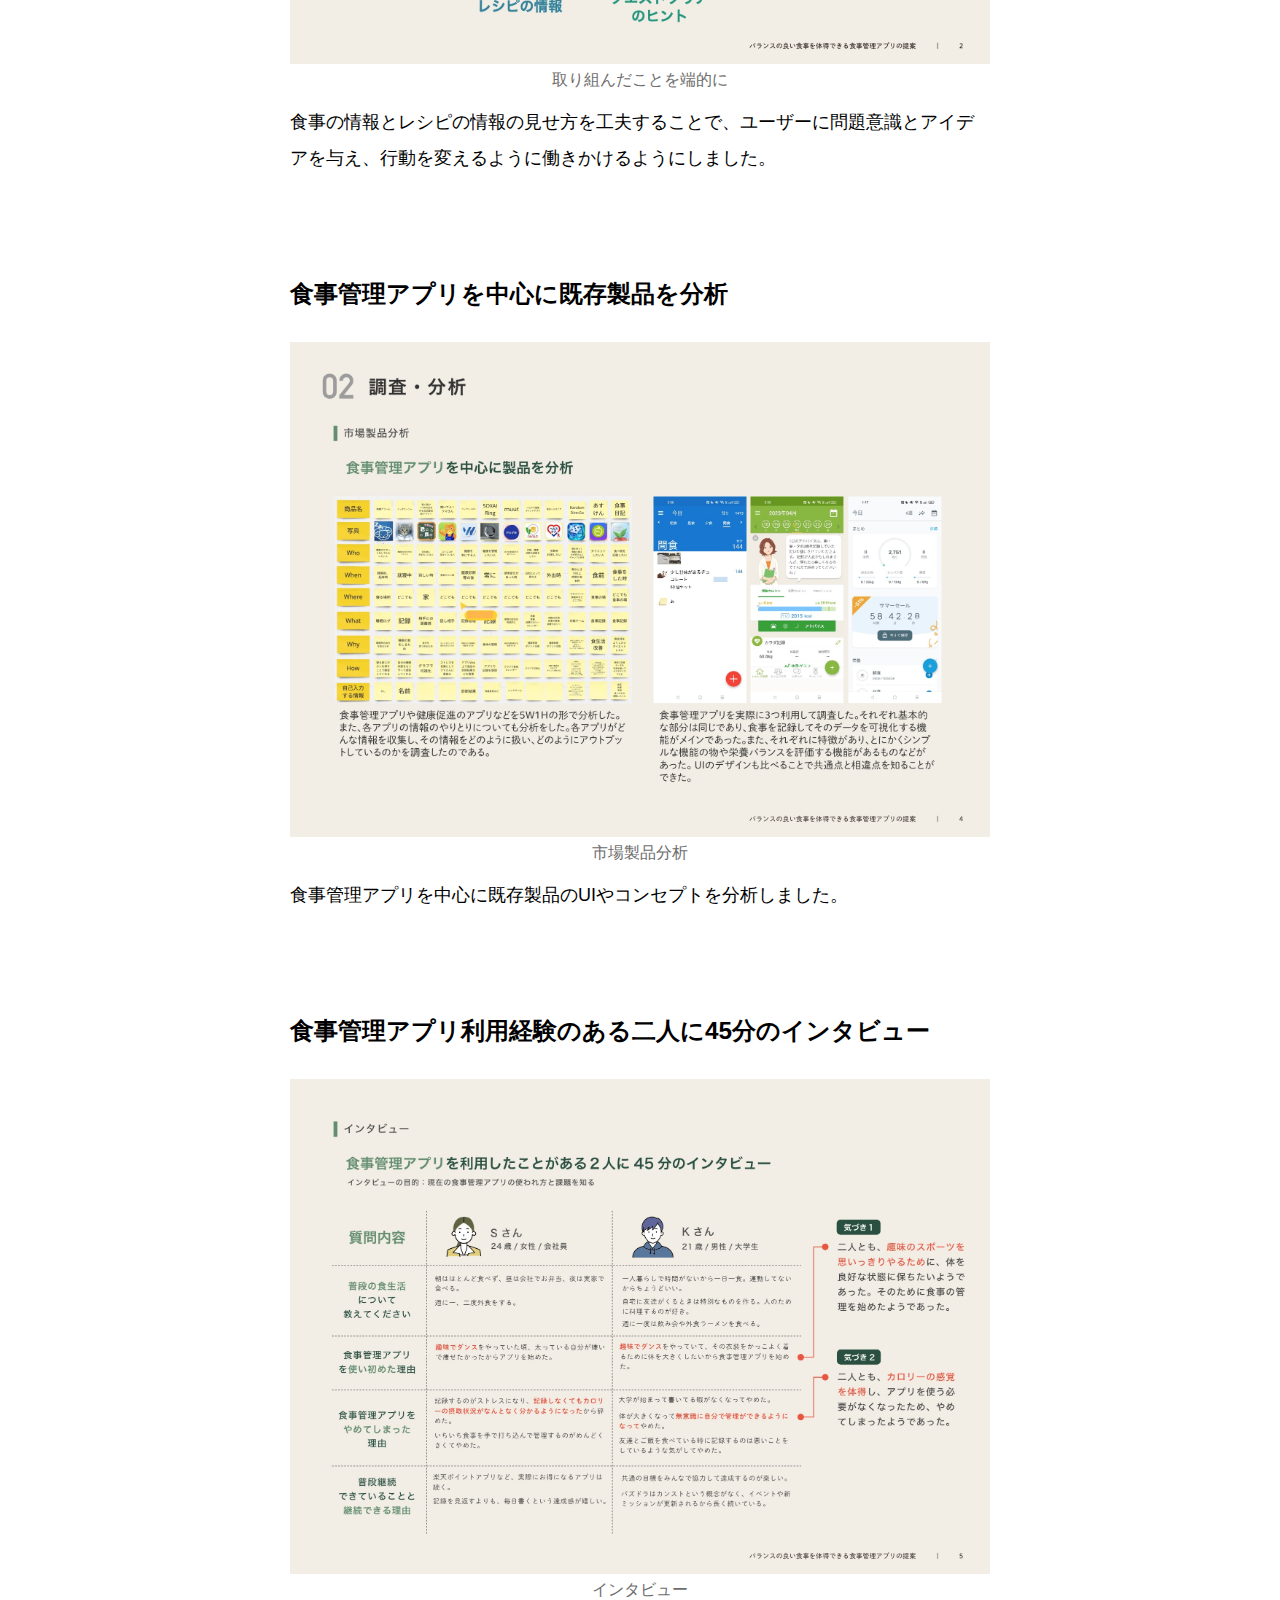
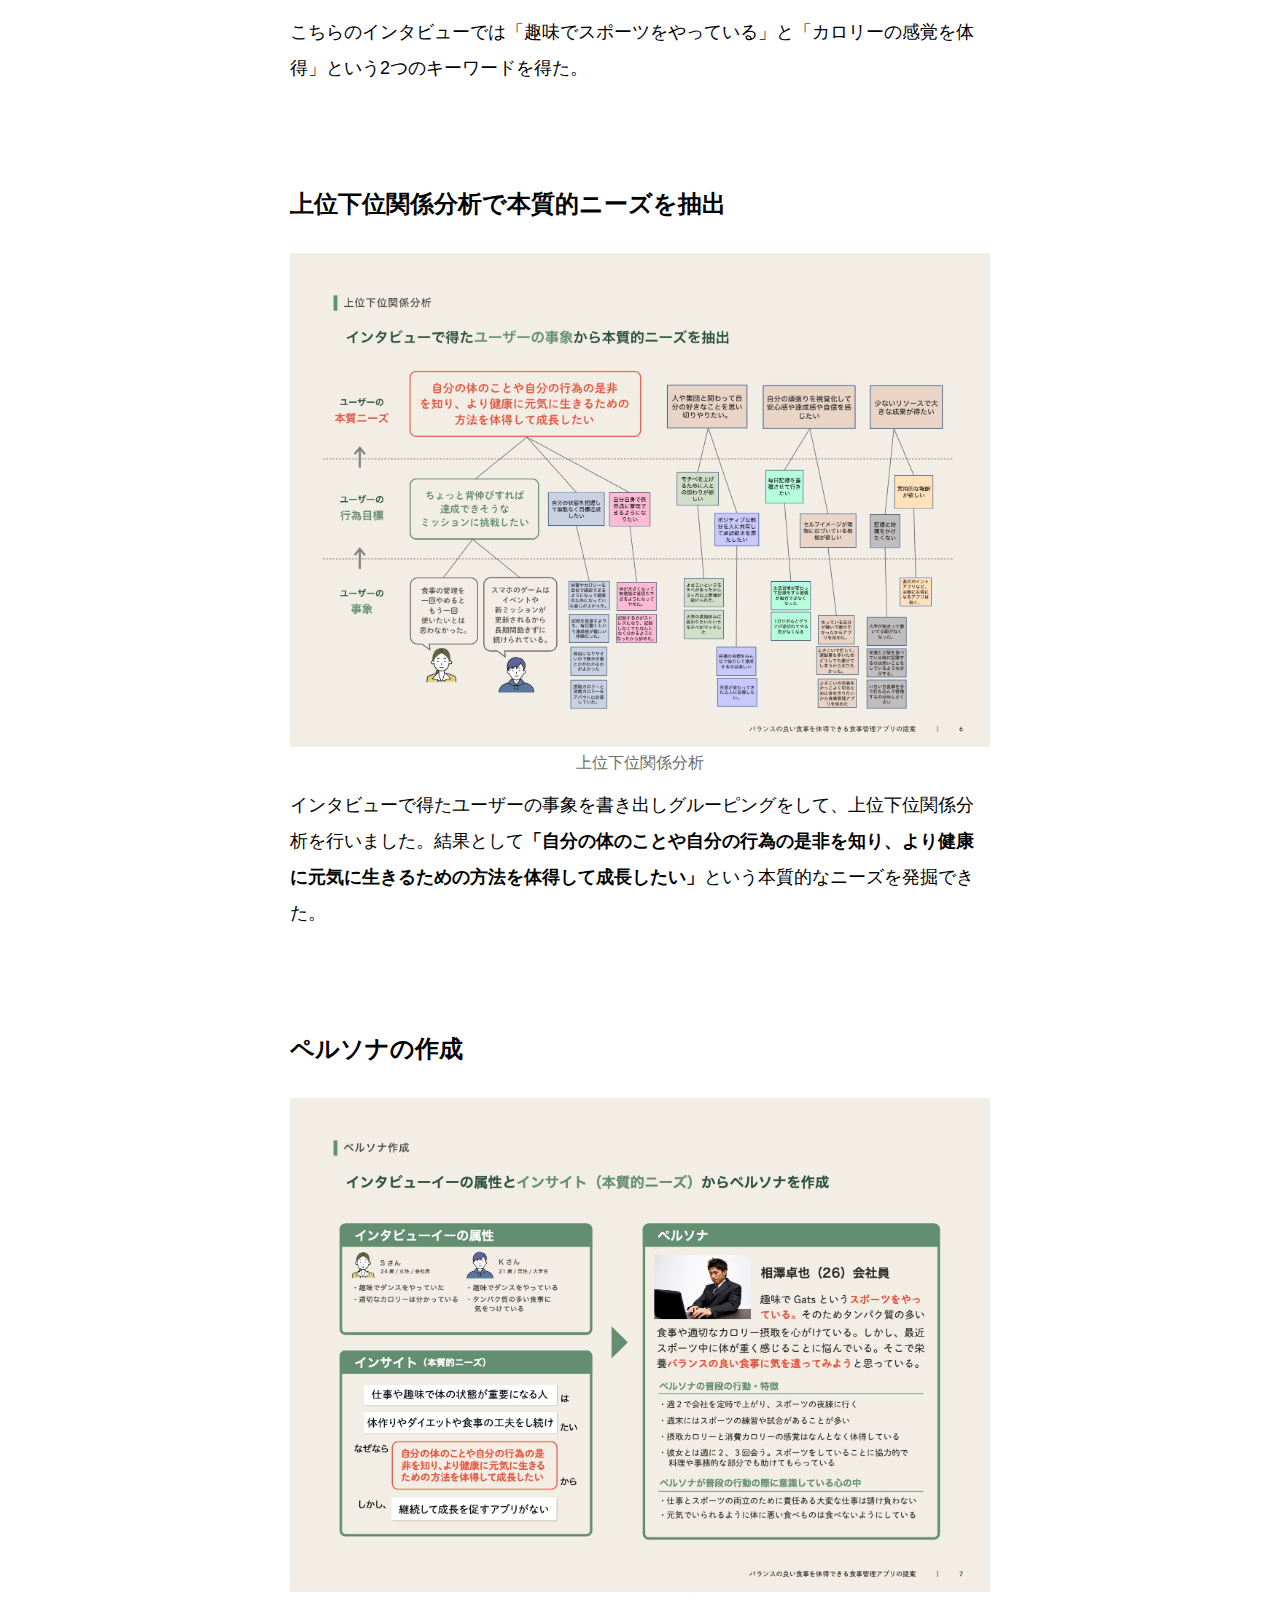
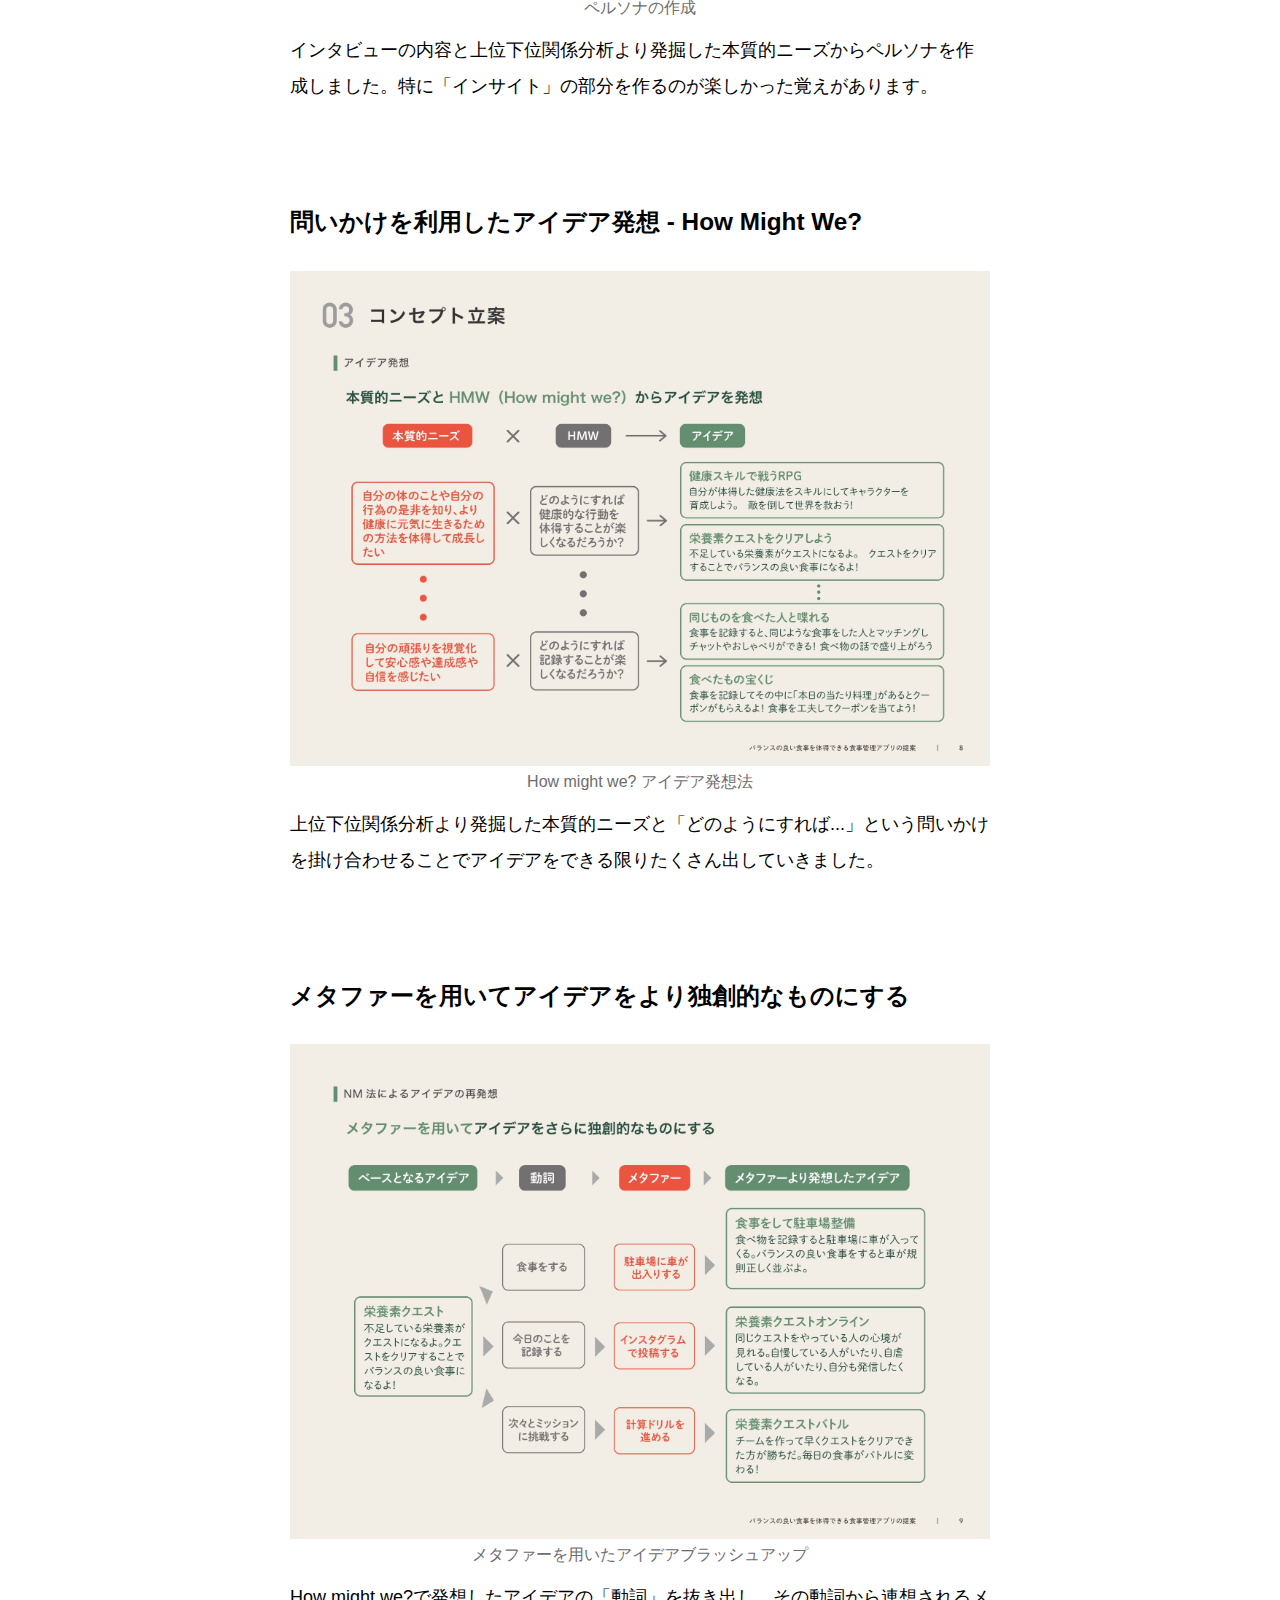
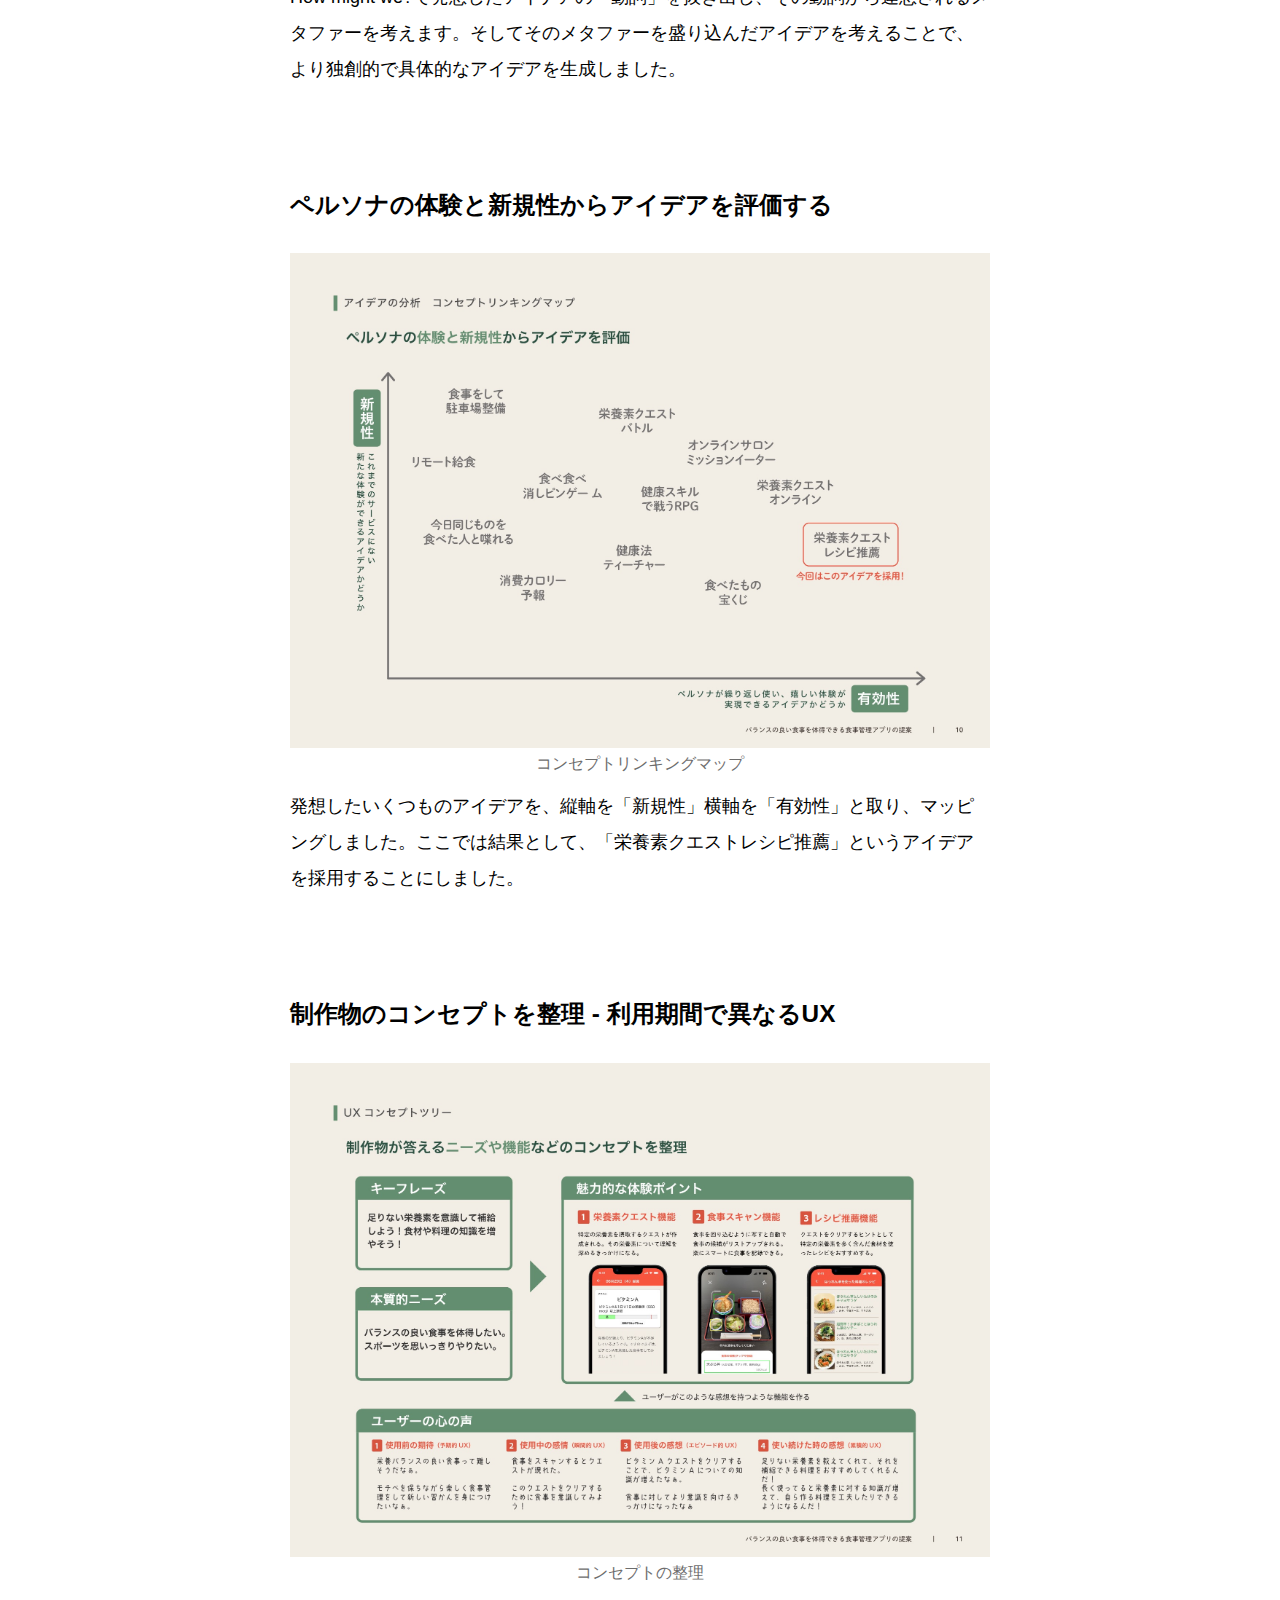
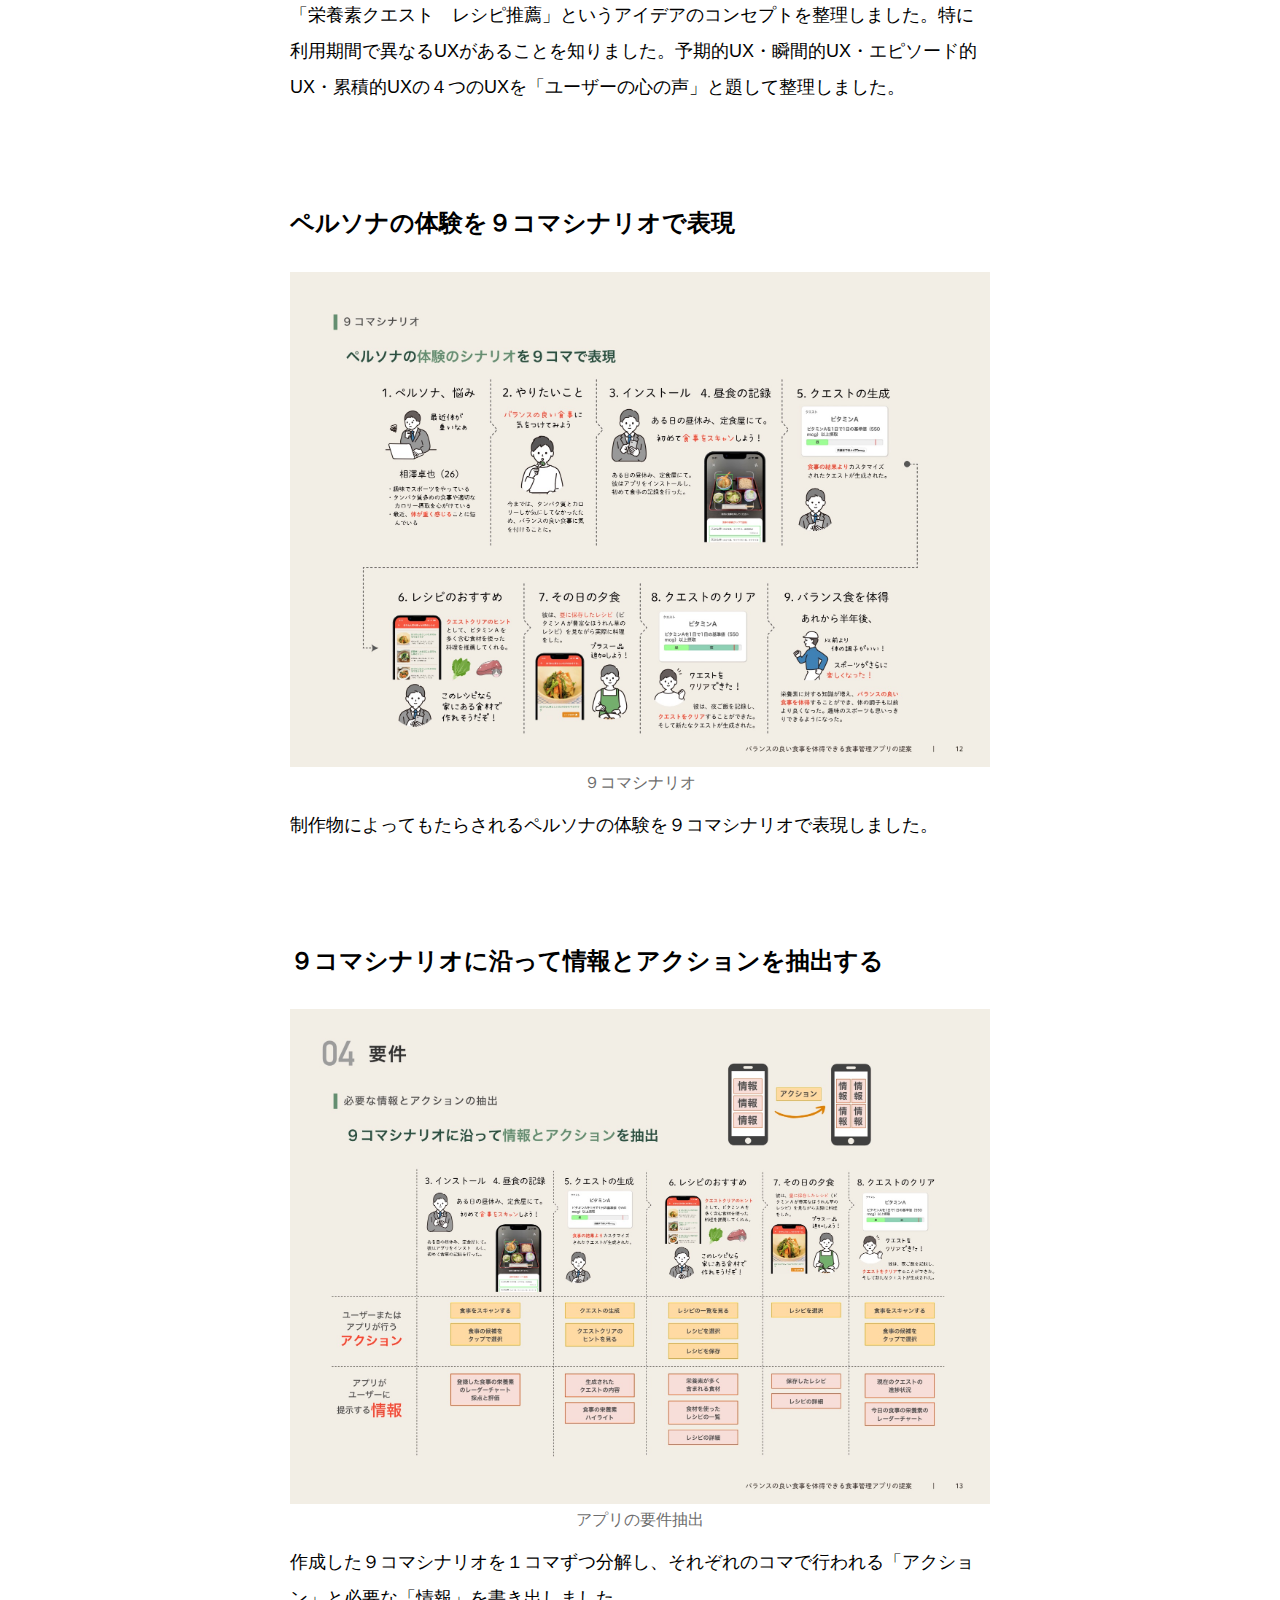
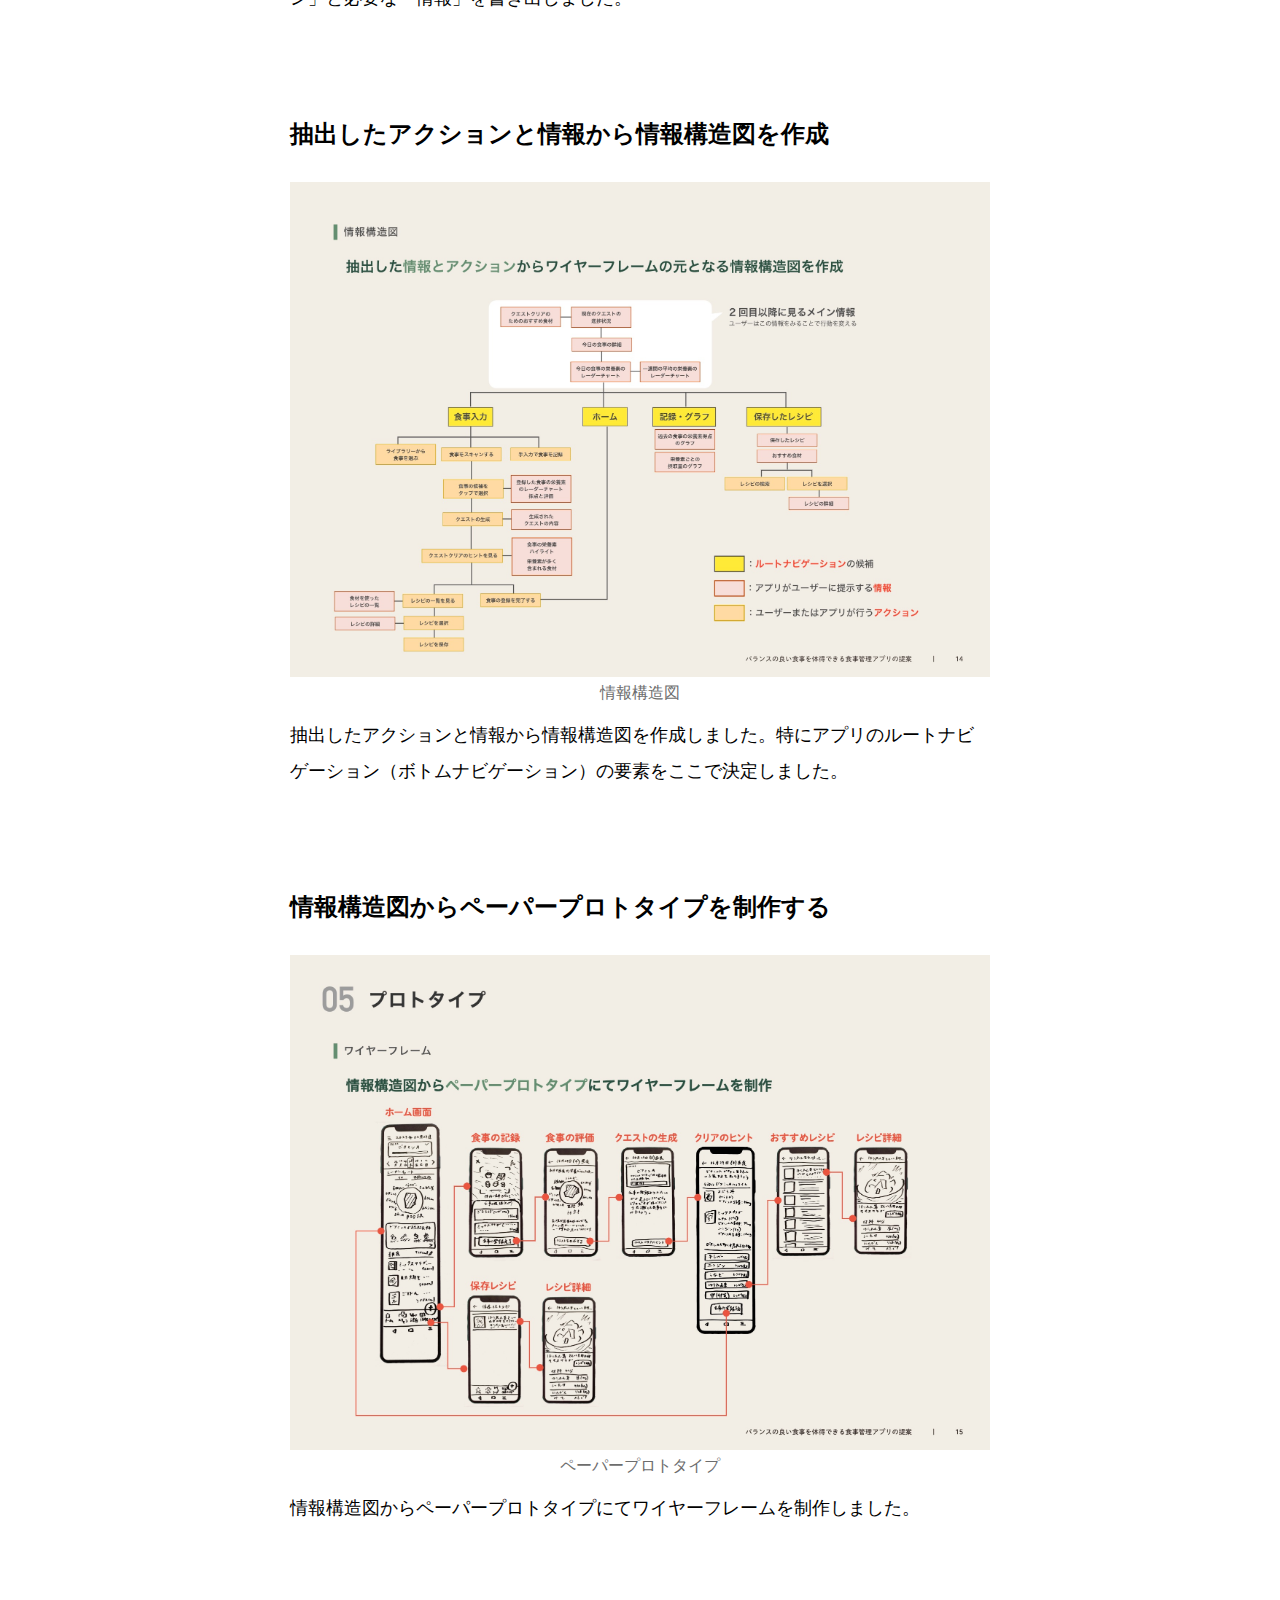
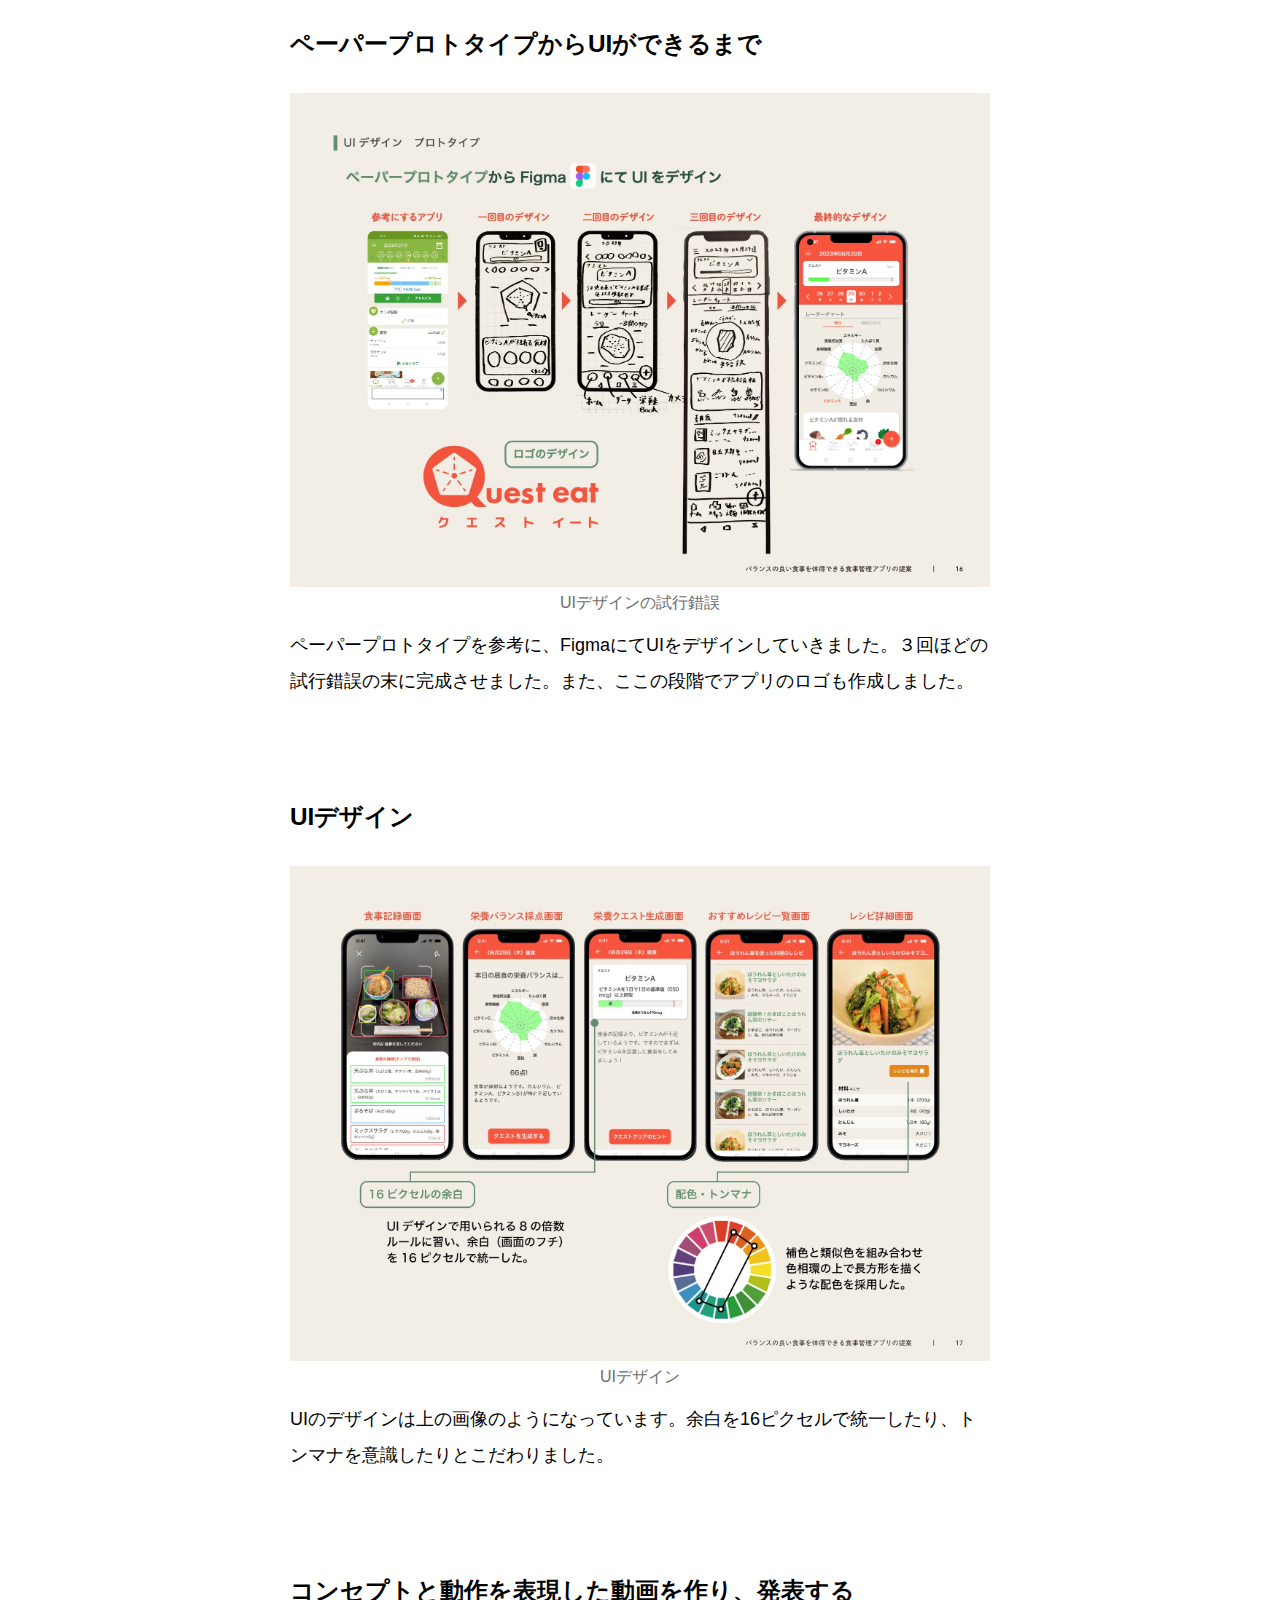
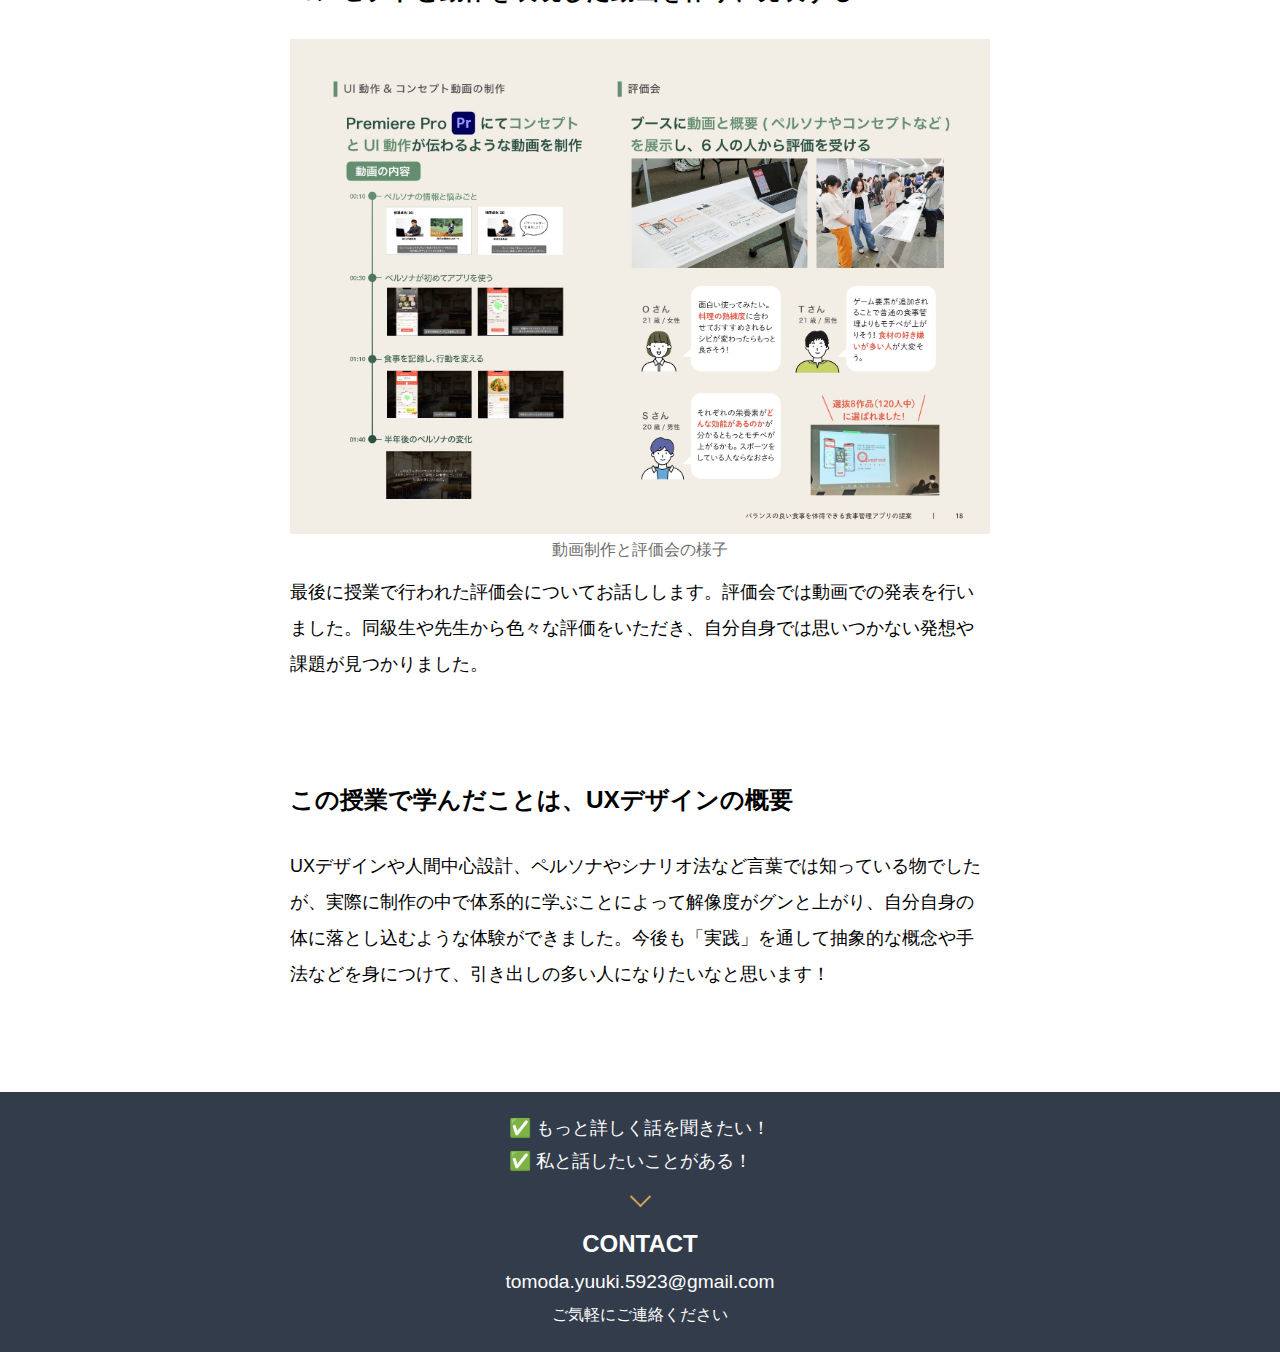
<file: work3/index.html>
<!DOCTYPE html>
<html lang="en">
<head>
    <meta charset="UTF-8">
    <meta name="viewport" content="width=device-width, initial-scale=1.0">
    <title>Quest eat - サービスデザイン提案</title>
    <link rel="stylesheet" href="css/reset.css">
    <link rel="stylesheet" href="css/style.css">
</head>
<body>
    <header>
        <a href="https://tomo07.github.io/PF_illuminate/">
            <span class="batsu"></span>
        </a>
    </header>
    <div class="NavyCircle"></div>
    <div class="NavyGold"></div>
    <img class="HeroImage" src="img/work3.png" alt="">
    <article>
        <h1>Quest eat - サービスデザイン提案</h1>
        <section class="table">
            <div class="table-contents">
                <div class="UseTool">
                    <div class="UseToolLeft">
                        <img class="icon1" src="img/icon1.png" alt="使用ツールのアイコン">
                        <h4>使用ツール</h4>
                    </div>
                    <div class="UseToolRight">
                        <img class="tool-icon" src="img/Figma.png" alt="">
                        <img class="tool-icon" src="img/AdobeIllustrator.png" alt="">
                    </div>
                </div>
            </div>
            <div class="table-contents">
                <div class="UseTool">
                    <div class="UseToolLeft">
                        <img class="icon1" src="img/icon2.png" alt="使用ツールのアイコン">
                        <h4>時期</h4>
                    </div>
                    <div class="UseToolRight">
                        <h4>大学４年の春〜夏</h4>
                    </div>
                </div>
            </div>
            <div class="table-contents">
                <div class="UseTool">
                    <div class="UseToolLeft">
                        <img class="icon1" src="img/icon3.png" alt="使用ツールのアイコン">
                        <h4>カテゴリー</h4>
                    </div>
                    <div class="UseToolRight">
                        <h4>大学の授業の課題</h4>
                    </div>
                </div>
            </div>
            <div class="table-contents2">
                <div class="UseTool">
                    <div class="UseToolLeft">
                        <img class="icon1" src="img/icon4.png" alt="使用ツールのアイコン">
                        <h4>行ったこと</h4>
                    </div>
                    <div class="UseToolRight">
                        <h4>UI/UX/ロゴ</h4>
                    </div>
                </div>
            </div>
        </section>
        <h2>はじめて、UI/UXデザインを本格的に実践した</h2>
        <p>この記事では、私が初めてUI/UXデザインを本格的に実践した授業の内容をお話しします。成果物よりもプロセス重視で説明して行こうと思います。さらに、学生の頃に作ったポートフォリオのページも用いながら説明していきたいと思います！</p>
        <h2>ポートフォリオの表紙</h2>
        <img class="article-img" src="img/01.jpeg" alt="">
        <h3>ポートフォリオの表紙の画像</h3>
        <h2>Quest eatとはバランスのいい食事を体得できるアプリ</h2>
        <img class="article-img" src="img/02.jpeg" alt="">
        <h3>Quest eatとは?</h3>
        <p>Quest eatとはユーザーにカスタマイズされた「栄養素クエスト」をクリアしていくことで自然とバランスのいい食事を体得できるアプリです。食事を写真に撮ることで栄養素のバランスが記録され、その記録から「栄養素クエスト」が生成されます。そして「栄養素クエスト」をクリアするヒントとしておすすめの料理が提示されます。その料理を作る（一品追加する）ことで栄養素のバランスが良くなります。このシナリオを繰り返すことでバランスのいい食事を体得していくことが目的です。</p>
        <h2>情報の見せ方を工夫することでユーザーを変える</h2>
        <img class="article-img" src="img/03.jpeg" alt="">
        <h3>取り組んだことを端的に</h3>
        <p>食事の情報とレシピの情報の見せ方を工夫することで、ユーザーに問題意識とアイデアを与え、行動を変えるように働きかけるようにしました。</p>
        <h2>食事管理アプリを中心に既存製品を分析</h2>
        <img class="article-img" src="img/04.jpeg" alt="">
        <h3>市場製品分析</h3>
        <p>食事管理アプリを中心に既存製品のUIやコンセプトを分析しました。</p>
        <h2>食事管理アプリ利用経験のある二人に45分のインタビュー</h2>
        <img class="article-img" src="img/05.jpeg" alt="">
        <h3>インタビュー</h3>
        <p>こちらのインタビューでは「趣味でスポーツをやっている」と「カロリーの感覚を体得」という2つのキーワードを得た。</p>
        <h2>上位下位関係分析で本質的ニーズを抽出</h2>
        <img class="article-img" src="img/06.jpeg" alt="">
        <h3>上位下位関係分析</h3>
        <p>インタビューで得たユーザーの事象を書き出しグルーピングをして、上位下位関係分析を行いました。結果として<span class="bold">「自分の体のことや自分の行為の是非を知り、より健康に元気に生きるための方法を体得して成長したい」</span>という本質的なニーズを発掘できた。</p>
        <h2>ペルソナの作成</h2>
        <img class="article-img" src="img/07.jpeg" alt="">
        <h3>ペルソナの作成</h3>
        <p>インタビューの内容と上位下位関係分析より発掘した本質的ニーズからペルソナを作成しました。特に「インサイト」の部分を作るのが楽しかった覚えがあります。</p>
        <h2>問いかけを利用したアイデア発想 - How Might We?</h2>
        <img class="article-img" src="img/08.jpeg" alt="">
        <h3>How might we? アイデア発想法</h3>
        <p>上位下位関係分析より発掘した本質的ニーズと「どのようにすれば...」という問いかけを掛け合わせることでアイデアをできる限りたくさん出していきました。</p>
        <h2>メタファーを用いてアイデアをより独創的なものにする</h2>
        <img class="article-img" src="img/09.jpeg" alt="">
        <h3>メタファーを用いたアイデアブラッシュアップ</h3>
        <p>How might we?で発想したアイデアの「動詞」を抜き出し、その動詞から連想されるメタファーを考えます。そしてそのメタファーを盛り込んだアイデアを考えることで、より独創的で具体的なアイデアを生成しました。</p>
        <h2>ペルソナの体験と新規性からアイデアを評価する</h2>
        <img class="article-img" src="img/10.jpeg" alt="">
        <h3>コンセプトリンキングマップ</h3>
        <p>発想したいくつものアイデアを、縦軸を「新規性」横軸を「有効性」と取り、マッピングしました。ここでは結果として、「栄養素クエストレシピ推薦」というアイデアを採用することにしました。</p>
        <h2>制作物のコンセプトを整理 - 利用期間で異なるUX</h2>
        <img class="article-img" src="img/11.jpeg" alt="">
        <h3>コンセプトの整理</h3>
        <p>「栄養素クエスト　レシピ推薦」というアイデアのコンセプトを整理しました。特に利用期間で異なるUXがあることを知りました。予期的UX・瞬間的UX・エピソード的UX・累積的UXの４つのUXを「ユーザーの心の声」と題して整理しました。</p>
        <h2>ペルソナの体験を９コマシナリオで表現</h2>
        <img class="article-img" src="img/12.jpeg" alt="">
        <h3>９コマシナリオ</h3>
        <p>制作物によってもたらされるペルソナの体験を９コマシナリオで表現しました。</p>
        <h2>９コマシナリオに沿って情報とアクションを抽出する</h2>
        <img class="article-img" src="img/13.jpeg" alt="">
        <h3>アプリの要件抽出</h3>
        <p>作成した９コマシナリオを１コマずつ分解し、それぞれのコマで行われる「アクション」と必要な「情報」を書き出しました。</p>
        <h2>抽出したアクションと情報から情報構造図を作成</h2>
        <img class="article-img" src="img/14.jpeg" alt="">
        <h3>情報構造図</h3>
        <p>抽出したアクションと情報から情報構造図を作成しました。特にアプリのルートナビゲーション（ボトムナビゲーション）の要素をここで決定しました。</p>
        <h2>情報構造図からペーパープロトタイプを制作する</h2>
        <img class="article-img" src="img/15.jpeg" alt="">
        <h3>ペーパープロトタイプ</h3>
        <p>情報構造図からペーパープロトタイプにてワイヤーフレームを制作しました。</p>
        <h2>ペーパープロトタイプからUIができるまで</h2>
        <img class="article-img" src="img/16.jpeg" alt="">
        <h3>UIデザインの試行錯誤</h3>
        <p>ペーパープロトタイプを参考に、FigmaにてUIをデザインしていきました。３回ほどの試行錯誤の末に完成させました。また、ここの段階でアプリのロゴも作成しました。</p>
        <h2>UIデザイン</h2>
        <img class="article-img" src="img/17.jpeg" alt="">
        <h3>UIデザイン</h3>
        <p>UIのデザインは上の画像のようになっています。余白を16ピクセルで統一したり、トンマナを意識したりとこだわりました。</p>
        <h2>コンセプトと動作を表現した動画を作り、発表する</h2>
        <img class="article-img" src="img/18.jpeg" alt="">
        <h3>動画制作と評価会の様子</h3>
        <p>最後に授業で行われた評価会についてお話しします。評価会では動画での発表を行いました。同級生や先生から色々な評価をいただき、自分自身では思いつかない発想や課題が見つかりました。</p>
        <h2>この授業で学んだことは、UXデザインの概要</h2>
        <p>UXデザインや人間中心設計、ペルソナやシナリオ法など言葉では知っている物でしたが、実際に制作の中で体系的に学ぶことによって解像度がグンと上がり、自分自身の体に落とし込むような体験ができました。今後も「実践」を通して抽象的な概念や手法などを身につけて、引き出しの多い人になりたいなと思います！</p>


    </article>
    <footer>
        <div class="contact-text-wrapper">
            <p>✅ もっと詳しく話を聞きたい！<br>✅ 私と話したいことがある！
            </p>
        </div>
        <div class="arrow-wrapper">
            <div class="arrow">
            </div>
        </div>
        <div class="contact-wrapper">
            <h1>CONTACT</h1>
            <p>tomoda.yuuki.5923@gmail.com</p>
            <div class="please-contact">ご気軽にご連絡ください</div>
        </div>
    </footer>
</body>
</html>
</file>
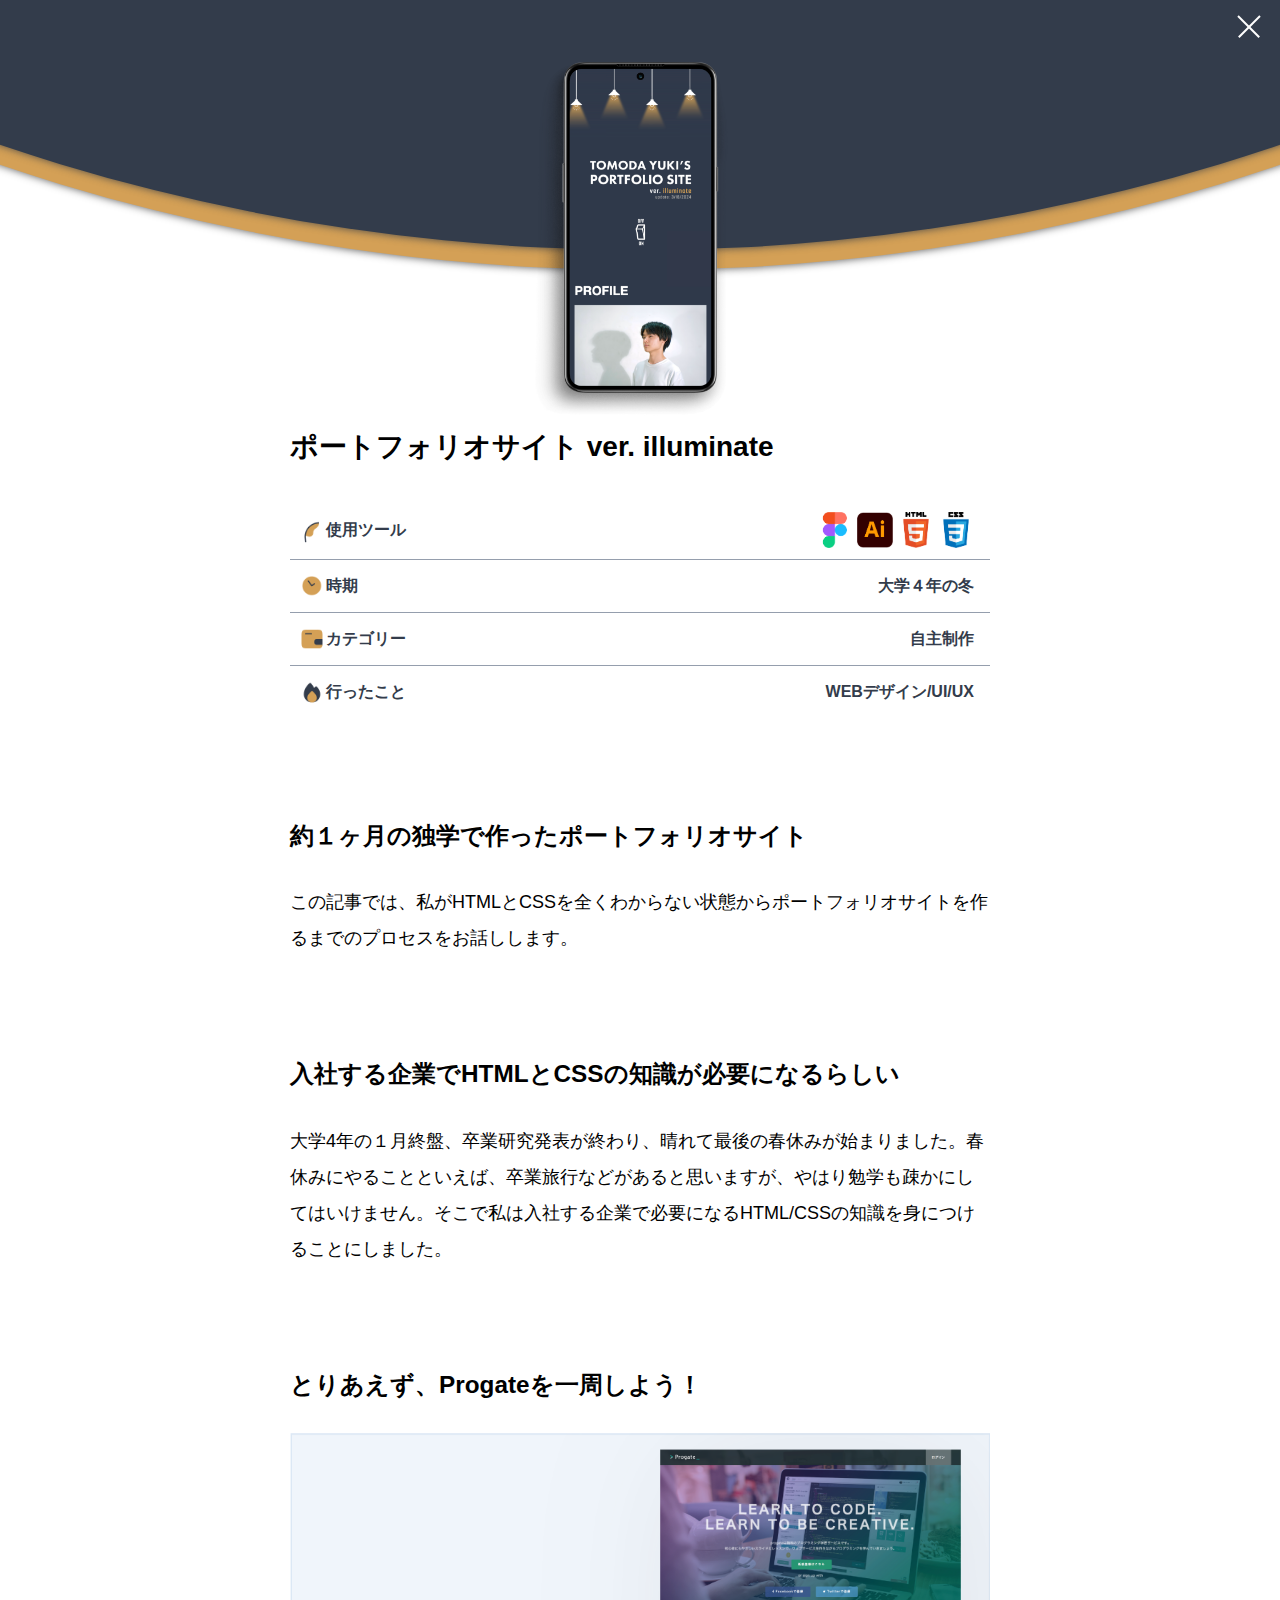
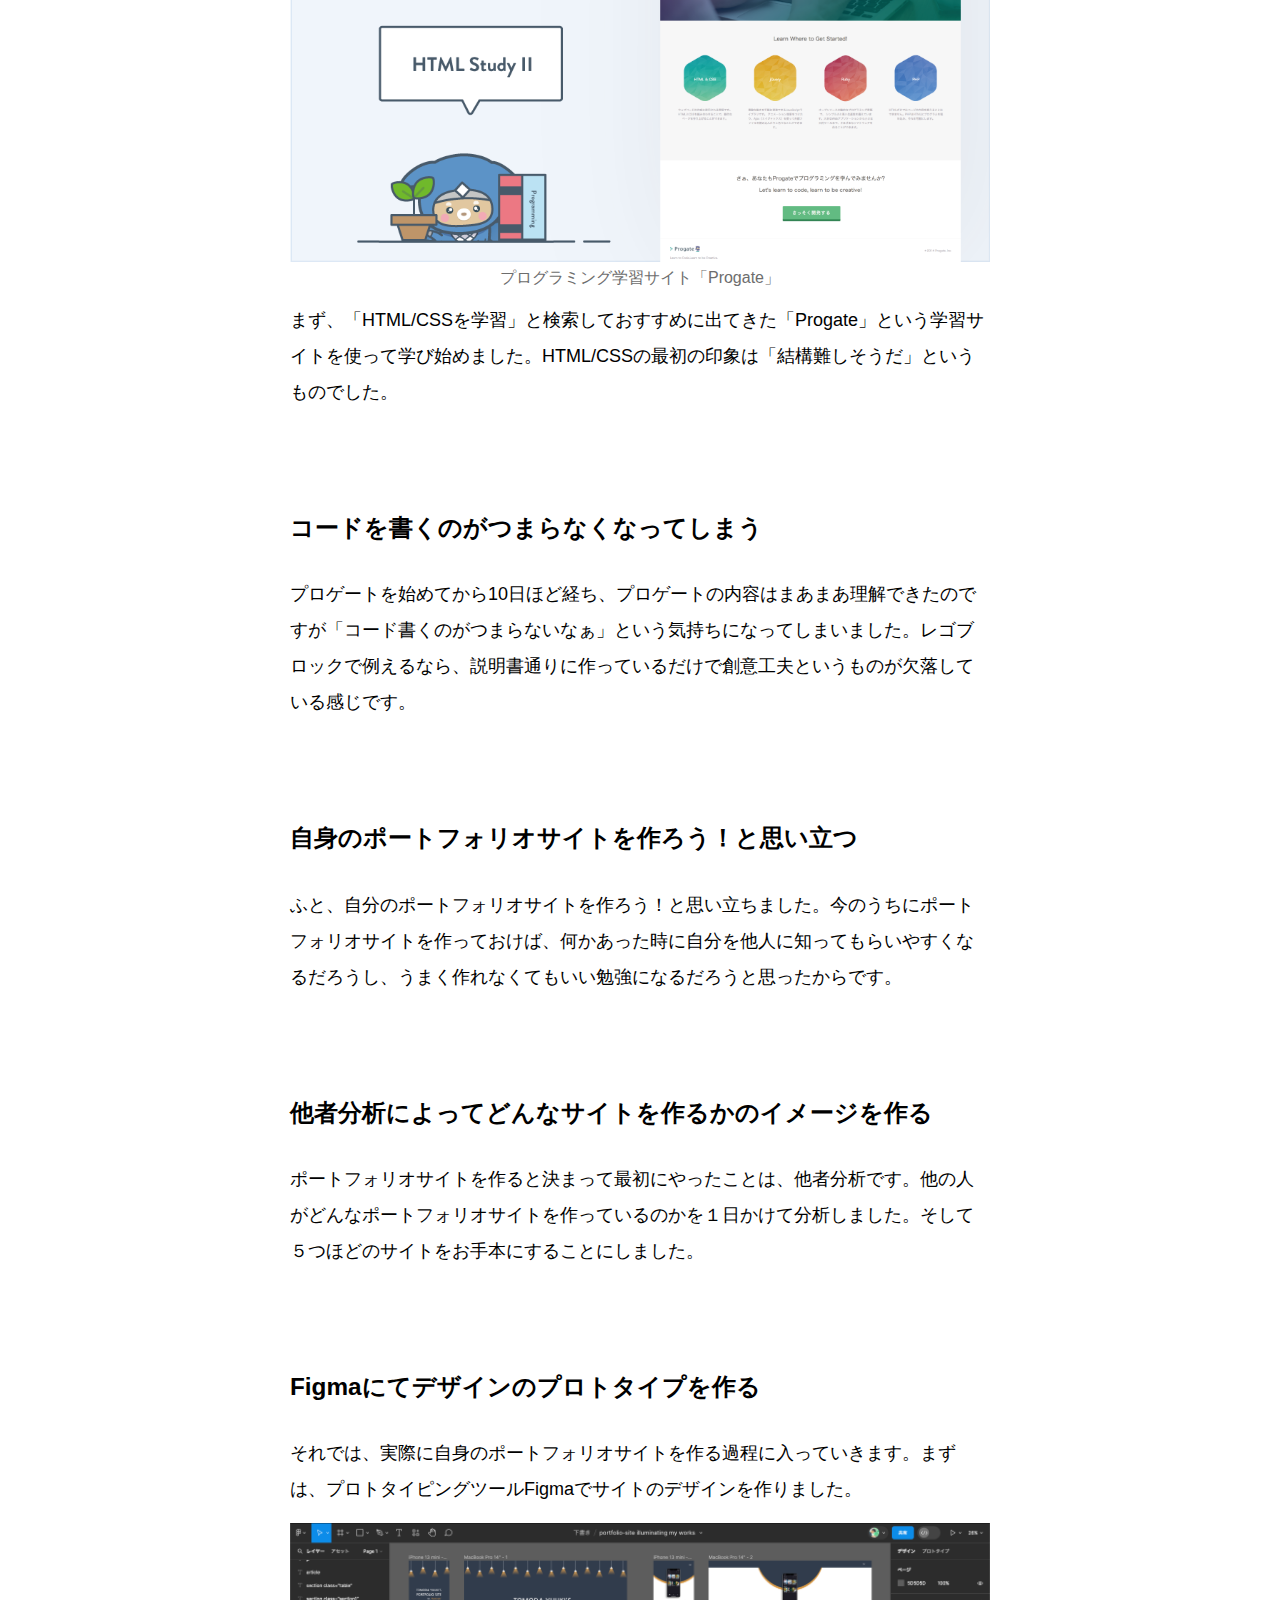
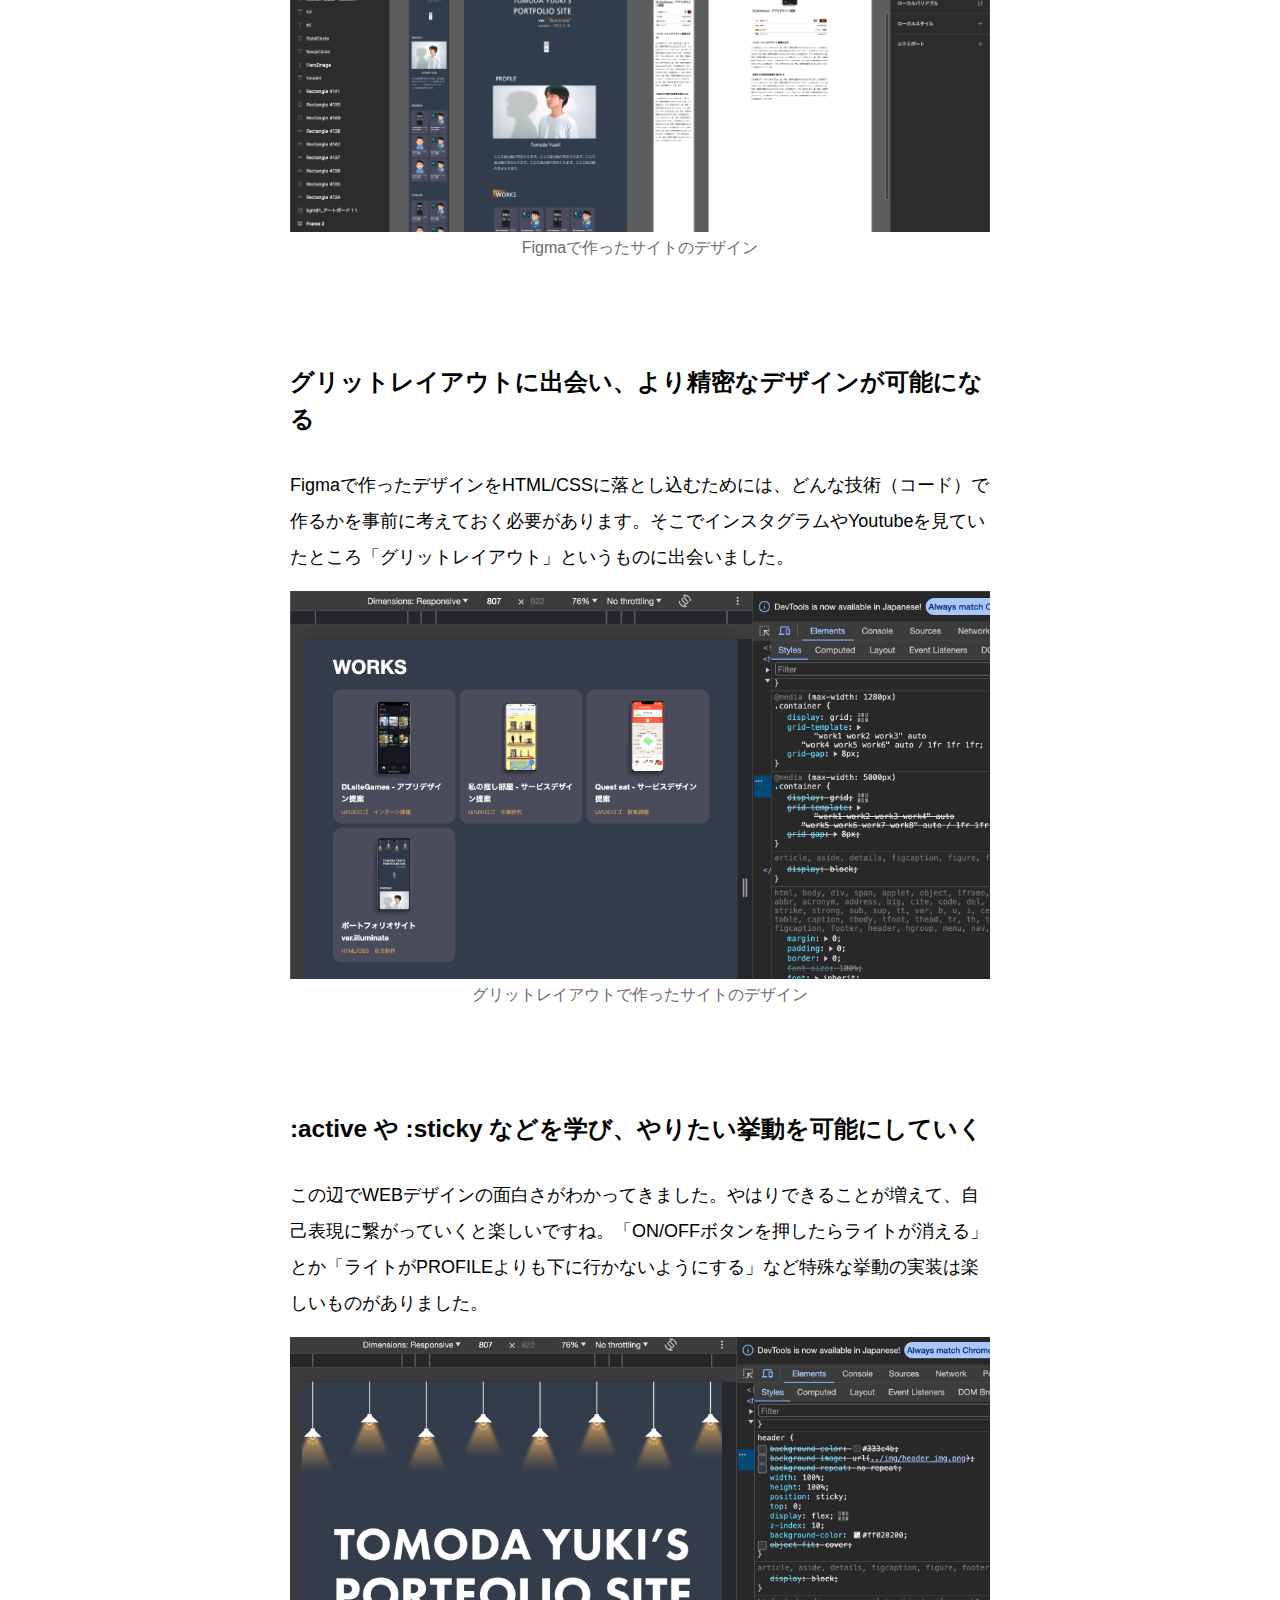
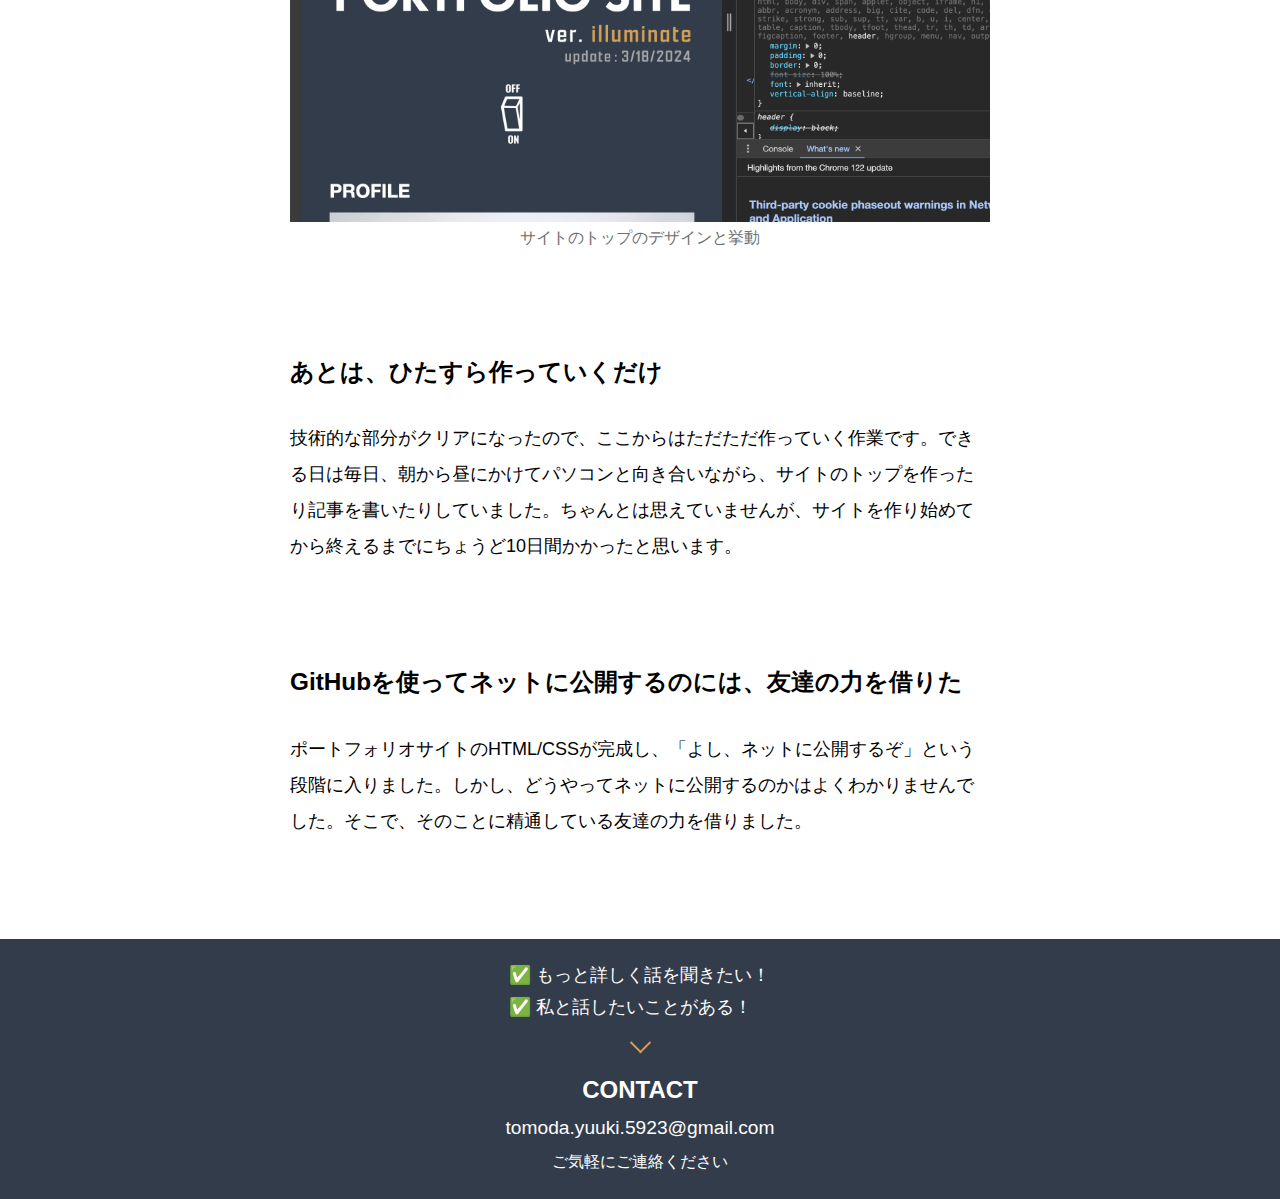
<file: work4/index.html>
<!DOCTYPE html>
<html lang="en">
<head>
    <meta charset="UTF-8">
    <meta name="viewport" content="width=device-width, initial-scale=1.0">
    <title>ポートフォリオサイト ver. illuminate</title>
    <link rel="stylesheet" href="css/reset.css">
    <link rel="stylesheet" href="css/style.css">
</head>
<body>
    <header>
        <a href="https://tomo07.github.io/PF_illuminate/">
            <span class="batsu"></span>
        </a>
    </header>
    <div class="NavyCircle"></div>
    <div class="NavyGold"></div>
    <img class="HeroImage" src="img/work4.png" alt="">
    <article>
        <h1>ポートフォリオサイト ver. illuminate</h1>
        <section class="table">
            <div class="table-contents">
                <div class="UseTool">
                    <div class="UseToolLeft">
                        <img class="icon1" src="img/icon1.png" alt="使用ツールのアイコン">
                        <h4>使用ツール</h4>
                    </div>
                    <div class="UseToolRight">
                        <img class="tool-icon" src="img/Figma.png" alt="">
                        <img class="tool-icon" src="img/AdobeIllustrator.png" alt="">
                        <img class="tool-icon" src="img/HTML.png" alt="">
                        <img class="tool-icon" src="img/CSS.png" alt="">

                    </div>
                </div>
            </div>
            <div class="table-contents">
                <div class="UseTool">
                    <div class="UseToolLeft">
                        <img class="icon1" src="img/icon2.png" alt="使用ツールのアイコン">
                        <h4>時期</h4>
                    </div>
                    <div class="UseToolRight">
                        <h4>大学４年の冬</h4>
                    </div>
                </div>
            </div>
            <div class="table-contents">
                <div class="UseTool">
                    <div class="UseToolLeft">
                        <img class="icon1" src="img/icon3.png" alt="使用ツールのアイコン">
                        <h4>カテゴリー</h4>
                    </div>
                    <div class="UseToolRight">
                        <h4>自主制作</h4>
                    </div>
                </div>
            </div>
            <div class="table-contents2">
                <div class="UseTool">
                    <div class="UseToolLeft">
                        <img class="icon1" src="img/icon4.png" alt="使用ツールのアイコン">
                        <h4>行ったこと</h4>
                    </div>
                    <div class="UseToolRight">
                        <h4>WEBデザイン/UI/UX</h4>
                    </div>
                </div>
            </div>
        </section>
        <h2>約１ヶ月の独学で作ったポートフォリオサイト</h2>
        <p>この記事では、私がHTMLとCSSを全くわからない状態からポートフォリオサイトを作るまでのプロセスをお話しします。</p>
        <h2>入社する企業でHTMLとCSSの知識が必要になるらしい</h2>
        <p>大学4年の１月終盤、卒業研究発表が終わり、晴れて最後の春休みが始まりました。春休みにやることといえば、卒業旅行などがあると思いますが、やはり勉学も疎かにしてはいけません。そこで私は入社する企業で必要になるHTML/CSSの知識を身につけることにしました。</p>
        <h2>とりあえず、Progateを一周しよう！</h2>
        <img class="article-img" src="img/progate.png" alt="">
        <h3>プログラミング学習サイト「Progate」</h3>
        <p>まず、「HTML/CSSを学習」と検索しておすすめに出てきた「Progate」という学習サイトを使って学び始めました。HTML/CSSの最初の印象は「結構難しそうだ」というものでした。</p>
        <h2>コードを書くのがつまらなくなってしまう</h2>
        <p>プロゲートを始めてから10日ほど経ち、プロゲートの内容はまあまあ理解できたのですが「コード書くのがつまらないなぁ」という気持ちになってしまいました。レゴブロックで例えるなら、説明書通りに作っているだけで創意工夫というものが欠落している感じです。</p>
        <h2>自身のポートフォリオサイトを作ろう！と思い立つ</h2>
        <p>ふと、自分のポートフォリオサイトを作ろう！と思い立ちました。今のうちにポートフォリオサイトを作っておけば、何かあった時に自分を他人に知ってもらいやすくなるだろうし、うまく作れなくてもいい勉強になるだろうと思ったからです。</p>
        <h2>他者分析によってどんなサイトを作るかのイメージを作る</h2>
        <p>ポートフォリオサイトを作ると決まって最初にやったことは、他者分析です。他の人がどんなポートフォリオサイトを作っているのかを１日かけて分析しました。そして５つほどのサイトをお手本にすることにしました。</p>
        <h2>Figmaにてデザインのプロトタイプを作る</h2>
        <p>それでは、実際に自身のポートフォリオサイトを作る過程に入っていきます。まずは、プロトタイピングツールFigmaでサイトのデザインを作りました。</p>
        <img class="article-img" src="img/figma_proto.png" alt="">
        <h3>Figmaで作ったサイトのデザイン</h3>
        <h2>グリットレイアウトに出会い、より精密なデザインが可能になる</h2>
        <p>Figmaで作ったデザインをHTML/CSSに落とし込むためには、どんな技術（コード）で作るかを事前に考えておく必要があります。そこでインスタグラムやYoutubeを見ていたところ「グリットレイアウト」というものに出会いました。</p>
        <img class="article-img" src="img/grid.png" alt="">
        <h3>グリットレイアウトで作ったサイトのデザイン</h3>
        <h2>:active や :sticky などを学び、やりたい挙動を可能にしていく</h2>
        <p>この辺でWEBデザインの面白さがわかってきました。やはりできることが増えて、自己表現に繋がっていくと楽しいですね。「ON/OFFボタンを押したらライトが消える」とか「ライトがPROFILEよりも下に行かないようにする」など特殊な挙動の実装は楽しいものがありました。</p>
        <img class="article-img" src="img/top.png" alt="">
        <h3>サイトのトップのデザインと挙動</h3>
        <h2>あとは、ひたすら作っていくだけ</h2>
        <p>技術的な部分がクリアになったので、ここからはただただ作っていく作業です。できる日は毎日、朝から昼にかけてパソコンと向き合いながら、サイトのトップを作ったり記事を書いたりしていました。ちゃんとは思えていませんが、サイトを作り始めてから終えるまでにちょうど10日間かかったと思います。</p>
        <h2>GitHubを使ってネットに公開するのには、友達の力を借りた</h2>
        <p>ポートフォリオサイトのHTML/CSSが完成し、「よし、ネットに公開するぞ」という段階に入りました。しかし、どうやってネットに公開するのかはよくわかりませんでした。そこで、そのことに精通している友達の力を借りました。</p>

    </article>
    <footer>
        <div class="contact-text-wrapper">
            <p>✅ もっと詳しく話を聞きたい！<br>✅ 私と話したいことがある！
            </p>
        </div>
        <div class="arrow-wrapper">
            <div class="arrow">
            </div>
        </div>
        <div class="contact-wrapper">
            <h1>CONTACT</h1>
            <p>tomoda.yuuki.5923@gmail.com</p>
            <div class="please-contact">ご気軽にご連絡ください</div>
        </div>
    </footer>
</body>
</html>
</file>
<file: css/style.css>
body {
    background-color: #333c4b;
    font-family: "Helvetica Neue", Arial, "Hiragino Kaku Gothic ProN", "Hiragino Sans", Meiryo, sans-serif;
}

.header-wrapper {
    position: relative;
    pointer-events: none;
}

header {
    /* background-color: #333c4b; */
    /* background-image: url(../img/header_img.png); */
    /* background-repeat:  no-repeat; */
    width:100%;
    height: 100%;
    position: sticky;
    top: 0;
    display: flex;
    z-index: 10;
    background-color: #ff020200;
    /* object-fit:cover; */
}

.header-img {
    background-image: url(../img/header_light.png);
    background-size: cover;
    width: 100%;
    height: 200px;
    /* object-fit:cover; */
}

.page-title {
    margin: 0 60px;
    /* background-color: #fff; */
}

.page-title-img {
    /* background-color: #3b475c; */
    /* width: clamp(300px 50% 1000px); */
    /* width: 50%; */
    /* padding: 100px; */
    max-width: 700px;
    height: 33vw;
    max-height: 300px;
    margin: 0 auto;
    margin-top: 80px;
    margin-bottom: 30px;
    /* background-color:#3a2876; */
    background-image: url(../img/title-text.png);
    background-size: 100%;
    background-repeat:no-repeat
}


/* h1 {
    color: #fff;
    font-family: 'Lucida Sans', 'Lucida Sans Regular', 'Lucida Grande', 'Lucida Sans Unicode', Geneva, Verdana, sans-serif;
    font-size: 5.8vw;
    text-align: center;
}

h2 {
    color: #fff;
    font-family: 'Lucida Sans', 'Lucida Sans Regular', 'Lucida Grande', 'Lucida Sans Unicode', Geneva, Verdana, sans-serif;
    font-size: 6.3vw;
    text-align: center;
}

h3 {
    color: #fff;
    font-family: 'Lucida Sans', 'Lucida Sans Regular', 'Lucida Grande', 'Lucida Sans Unicode', Geneva, Verdana, sans-serif;
    font-size: 3vw;
    text-align: right;
}


span {
    color: #D4a056;
    font-family: 'Lucida Sans', 'Lucida Sans Regular', 'Lucida Grande', 'Lucida Sans Unicode', Geneva, Verdana, sans-serif;
    font-size: 3vw;
    text-align: right;
}

h4 {
    color: #949494;
    font-family: 'Lucida Sans', 'Lucida Sans Regular', 'Lucida Grande', 'Lucida Sans Unicode', Geneva, Verdana, sans-serif;
    font-size: 2vw;
    text-align: right;
} */

.power-bottom {
    /* width: 40px; */
    /* height: 100px; */
    /* margin: 0 auto; */
    /* padding-bottom: 100px; */
    margin: 0 46vw;
    pointer-events: auto;
    /* background-color: #465576; */
    margin-bottom: 60px;
}

.power-bottom-img {
    width: 100%;
    max-width: 50px;
    height: 8vw;
    min-height: 130px;
    /* max-height: 300px; */
    margin: 0 auto;
    background-image: url(../img/ONOFF_botton.png);
    /* background-color: #4e5a6f; */
    background-size: 100%;
    background-repeat:no-repeat
}

/* .power-bottom, .page-title {
    opacity: 100%;
} */

.header-wrapper:active{
    .header-img {
        background-image: url(../img/header_light_hover.png);
    }
    .page-title {
        opacity: 20%;
    }
    .power-bottom-img {
        background-image: url(../img/ONOFF_botton_hover.png);
    }
}

/* .power-bottom + .header-wrapper{
    background-color: #ff0000;
} */

.ON {
    text-align: center;
    background-color: #c2c2c2;
    padding: 10px 0px;
}

.OFF {
    text-align: center;
    background-color: #ffffff;
    padding: 10px 0px;
}


article {
    margin: 0 auto;
    max-width: 700px;
    /* background-color: #3f495a; */
    padding: 0 16px;
    padding-bottom: 50px;
}

h1 {
    color: #fff;
    font-size: 32px;
    margin-bottom: 24px;
    font-weight: bold;
}

.profile_img {
    width: 100%;
}

.name {
    text-align: center;
    color: #fff;
    font-size: 22px;
    margin-top: 16px;
    margin-bottom: 12px;
}

.introduction {
    text-align: left;
    color: #fff;
    font-size: 16px;
    line-height: 1.6;
    margin-bottom: 100px;
    text-align: justify;
}

a:nth-child(1){
    text-decoration: none;
    background-color: #4A4C5C;
    grid-area: work1;
    position: relative;
    padding: 16px;
    border-radius: 16px;
}

a:nth-child(1):hover{
    text-decoration: none;
    z-index: 5;
    transition: all 0.6s;
    background-color: #5c5e6f;
    grid-area: work1;
    position: relative;
    padding: 16px;
    border-radius: 16px;
    transform:scale(1.1,1.1);
}

a:nth-child(2){
    text-decoration: none;
    background-color: #4A4C5C;
    grid-area: work2;
    position: relative;
    padding: 16px;
    border-radius: 16px;
}

a:nth-child(2):hover{
    text-decoration: none;
    z-index: 5;
    transition: all 0.6s;
    background-color: #5c5e6f;
    grid-area: work2;
    position: relative;
    padding: 16px;
    border-radius: 16px;
    transform:scale(1.1,1.1);
}

a:nth-child(3){
    text-decoration: none;
    background-color: #4A4C5C;
    grid-area: work3;
    position: relative;
    padding: 16px;
    border-radius: 16px;
}

a:nth-child(3):hover{
    text-decoration: none;
    z-index: 5;
    transition: all 0.6s;
    background-color: #5c5e6f;
    grid-area: work3;
    position: relative;
    padding: 16px;
    border-radius: 16px;
    transform:scale(1.1,1.1);
}

a:nth-child(4){
    text-decoration: none;
    background-color: #4A4C5C;
    grid-area: work4;
    position: relative;
    padding: 16px;
    border-radius: 16px;

}

a:nth-child(4):hover{
    text-decoration: none;
    z-index: 5;
    transition: all 0.6s;
    background-color: #5c5e6f;
    grid-area: work4;
    position: relative;
    padding: 16px;
    border-radius: 16px;
    transform:scale(1.1,1.1);
}

a:nth-child(5){
    text-decoration: none;
    background-color: #4A4C5C;
    grid-area: work5;
    position: relative;
    padding: 16px;
    border-radius: 16px;

}

a:nth-child(5):hover{
    text-decoration: none;
    z-index: 5;
    transition: all 0.6s;
    background-color: #5c5e6f;
    grid-area: work5;
    position: relative;
    padding: 16px;
    border-radius: 16px;
    transform:scale(1.1,1.1);
}

a:nth-child(6){
    text-decoration: none;
    background-color: #4A4C5C;
    grid-area: work6;
    position: relative;
    padding: 16px;
    border-radius: 16px;

}

a:nth-child(6):hover{
    text-decoration: none;
    z-index: 5;
    transition: all 0.6s;
    background-color: #5c5e6f;
    grid-area: work6;
    position: relative;
    padding: 16px;
    border-radius: 16px;
    transform:scale(1.1,1.1);
}

/* .container {
    display: grid;
    grid-template: 
        "marginLeft work1 work2 marginRight" auto
        "marginLeft work3 work4 marginRight" auto
        "marginLeft work5 work6 marginRight" auto
        / 4px 1fr 1fr 4px;
    grid-gap: 8px;
} */

@media (max-width: 5000px) {
    .container {
        display: grid;
        grid-template: 
            "work1 work2 work3 work4" auto
            "work5 work6 work7 work8" auto
            / 1fr 1fr 1fr 1fr;
        grid-gap: 8px;
    }
    h1 {
        color: #fff;
        font-weight: bold;
        font-size: 36px;
        /* margin: 36px 0px 24px 112px; */
    }
  }

@media (max-width: 1280px) {
    .container {
        display: grid;
        grid-template: 
            "work1 work2 work3" auto
            "work4 work5 work6" auto
            / 1fr 1fr 1fr;
        grid-gap: 8px;
    }
    h1 {
        color: #fff;
        font-weight: bold;
        font-size: 36px;
        /* margin: 36px 0px 24px 52px; */
    }
  }

  @media (max-width: 600px) {
    .container {
        display: grid;
        grid-template: 
            "work1 work2" auto
            "work3 work4" auto
            "work5 work6" auto
            / 1fr 1fr;
        grid-gap: 8px;
    }
    h1 {
        color: #fff;
        font-weight: bold;
        font-size: 36px;
        /* margin: 36px 0px 24px 16px; */
    }
  }


.img1,.img2,.img3,.img4,.img5,.img6 {
    max-height: 150px;
    position: absolute;
    top: 16px;
    right: 0;
    left: 0;
    bottom: 0;
    margin: 0 auto;
}

h2 {
    color: rgb(255, 255, 255);
    font-weight: bold;
    font-size: 14px;
    margin: 155px 0px 8px 0px;
    line-height: 1.6;
}

p {
    color: #d4a056;
    font-weight: normal;
    font-size: 10px;
}

.others {
    margin-top: 64px;
}

footer {
    width: 100%;
    height: 150px;
    background-color: #252a32;
}

.contact-wrapper {
    margin: 0 auto;
    max-width: 900px;
}

.contact-wrapper h1 {
    color: #ffffff;
    font-size: 24px;
    z-index: 1;
    margin: 0;
    padding: 24px 0px 0px 0px;
    font-weight: bold;
    line-height: 1;
    text-align: center;
    /* background-color: #fff; */
}

.contact-wrapper p {
    color: rgb(255, 255, 255);
    font-size: clamp(18px, 1.5vw, 20px);
    margin: 0px;
    padding: 16px 0px 0px 0px;
    font-weight: nomal;
    line-height: 1.0;
    text-align: center;
}

.contact-wrapper .thanks {
    color: #d4a056;
    font-size: clamp(18px, 1.5vw, 20px);
    margin: 0px;
    padding: 24px 0px 0px 0px;
    font-weight: nomal;
    line-height: 1.0;
    text-align: center;
}
</file>
<file: other1/css/style.css>
html,body {
    overflow-x: hidden;
    font-family: inter;
    
  }

body {
    position: relative;
    font-family: "Helvetica Neue",
    Arial,
    "Hiragino Kaku Gothic ProN",
    "Hiragino Sans",
    Meiryo,
    sans-serif;
}

header {
    width: 100%;
    height: 60px;
    background-color: #333c4b;
    position: fixed;
    z-index: 10;
}

.batsu{
    display: block;
    float: right;
    width: 30px;/*枠の大きさ*/
    height: 30px;/*枠の大きさ*/
    background: #ffffff00;
    position: relative;
    margin-right: 16px;
}

.batsu::before, .batsu::after{
    content: "";
    display: block;
    width: 100%;/*バツ線の長さ*/
    height: 2px;/*バツ線の太さ*/
    background: #ffffff;
    transform: rotate(45deg);
    transform-origin:0% 50%;
    position: absolute;
    top: 50%; 
    left: 14%;
}

.batsu::after{
    transform: rotate(-45deg);
    transform-origin:100% 50%;
    left: auto;
    right: 14%;
}

.NavyCircle {
    width: 700px;
    height: 700px;
    background-color: #333c4b;
    border-radius: 350px;
    margin: 0 auto;
    position: absolute;
    top: -110px;
    left: 50%;
    transform: translate(-50%, -50%);
    z-index: -10;
    box-shadow: 0px 6px 8px -6px #484848;
}

.NavyGold {
    width: 700px;
    height: 700px;
    background-color: #d4a056;
    border-radius: 350px;
    margin: 0 auto;
    position: absolute;
    top: -90px;
    left: 50%;
    transform: translate(-50%, -50%);
    z-index: -11;
    box-shadow: 0px 6px 8px -6px #525252;
}

@media (min-width: 470px) {
    .NavyCircle {
        width: 4000px;
        height: 4000px;
        background-color: #333c4b;
        border-radius: 2000px;
        margin: 0 auto;
        position: absolute;
        top: -1750px;
        left: 50%;
        transform: translate(-50%, -50%);
        z-index: -10;
    }
    
    .NavyGold {
        width: 4000px;
        height: 4000px;
        background-color:#d4a056;
        border-radius: 2000px;
        margin: 0 auto;
        position: absolute;
        top: -1730px;
        left: 50%;
        transform: translate(-50%, -50%);
        z-index: -11;
    }
}

.HeroImage {
    /* width: clamp(220px, 30%, 300px); */
    width: 220px;
    position: absolute;
    top: 230px;
    left: 50%;
    transform: translate(-50%, -50%);
}

article {
    max-width: 700px;
    margin: 0 auto;
    padding: 0 24px;
    /* width: clamp(100%, 1000px, 60%); */
}

h1 {
    color: black;
    font-size: 28px;
    /* transform: translate(50%, 50%); */
    z-index: 20;
    margin: 430px 0px 0px 0px;
    font-weight: bold;
    line-height: 1.2;
}

.table {
    margin: 40px 0px 40px 0px;
}

.table-contents {
    padding: 8px 0px;
    border-bottom: #959ead 1px solid;
}

.table-contents2 {
    padding: 8px 0px;
    /* border-bottom: #959ead 1px solid; */
}

.UseTool {
    display: flex;
    width: 100%;
    justify-content: space-between;
}

.UseToolLeft {
    display: flex;
}

.UseToolRight {
    margin-right: 16px;
}

.icon1 {
    width: 28px;
    height: 28px;
    margin: auto;
    margin-left: 8px;
}

h4 {
    line-height: 36px;
    font-size: 16px;
    font-weight: bold;
    color: #333c4b;
}

.Figma {
    width: 36px;
    height: 36px;
}

.AdobeIllustrator {
    width: 36px;
    height: 36px;
    /* margin-right: 8px; */
}

h2 {
    color: black;
    font-size: clamp(20px, 1.9vw, 25px);
    margin: 100px 0px 30px 0px;
    font-weight: bold;
    line-height: 1.5;
}
p {
    color: black;
    font-size: clamp(16px, 1.5vw, 18px);
    font-weight: nomal;
    line-height: 2.0;
}

.bold {
    color: black;
    font-size: clamp(16px, 1.5vw, 18px);
    font-weight: bold;
    line-height: 2.0;
}

h3 {
    color: rgb(109, 109, 109);
    font-size: clamp(14px, 1.5vw, 16px);
    text-align: center;
    font-weight: nomal;
    line-height: 2.0;
    margin-bottom: 8px;
}

.article-img {
    display: block;
    width: 100%;
    margin: 0 auto;
    margin-top: 16px;
    margin-bottom: 0px;
}

.accent-color {
    color: #f35454;
}

footer {
    width: 100%;
    height: 260px;
    background-color:#333c4b;
    margin-top: 100px;
}

.contact-wrapper {
    margin: 0 auto;
    max-width: 900px;
    background-color: #333c4b;
}

.contact-wrapper h1 {
    color: #ffffff;
    font-size: 24px;
    z-index: 1;
    margin: 0;
    padding: 24px 0px 0px 0px;
    font-weight: bold;
    line-height: 1;
    text-align: center;
    /* background-color: #fff; */
}

.contact-wrapper p {
    background-color: #333c4b;
    color: rgb(253, 253, 253);
    font-size: clamp(18px, 1.5vw, 20px);
    margin: 0px;
    padding: 16px 0px 0px 0px;
    font-weight: nomal;
    line-height: 1.0;
    text-align: center;
}

.contact-text-wrapper {
    /* margin: 0 auto; */
    /* max-width: 300px; */
    /* background-color: #333c4b; */
    /* padding-left: 40px; */
    text-align: center;
}

.contact-text-wrapper p {
    display: inline-block;
    /* background-color: #674646; */
    color: rgb(253, 253, 253);
    font-size: clamp(15px, 1.5vw, 18px);
    margin: 0px;
    padding: 20px 0px 0px 0px;
    font-weight: nomal;
    line-height: 1.8;
    text-align: left;
    justify-content: center;
}

.arrow-wrapper {
    text-align:center
}

.arrow {
    display: inline-block;
    vertical-align: middle;
    color: #d4a056;
    line-height: 1;
    width: 15px;
    height: 15px;
    border: 2px solid currentColor;
    border-left: 0;
    border-bottom: 0;
    box-sizing: border-box;
    transform: translateY(-25%) rotate(135deg);
    justify-content: center;
    margin-top: 16px;
  }

  .please-contact {
    background-color: #333c4b;
    color: rgb(255, 255, 255);
    font-size: clamp(14px, 1.5vw, 16px);
    margin: 0px;
    padding: 16px 0px 10px 0px;
    font-weight: nomal;
    line-height: 1.0;
    text-align: center;
  }
</file>
<file: work1/css/style.css>
html,body {
    overflow-x: hidden;
    font-family: inter;
    
  }

body {
    position: relative;
    font-family: "Helvetica Neue",
    Arial,
    "Hiragino Kaku Gothic ProN",
    "Hiragino Sans",
    Meiryo,
    sans-serif;
}

header {
    width: 100%;
    height: 60px;
    background-color: #333c4b;
    position: fixed;
    z-index: 10;
}

.batsu{
    display: block;
    float: right;
    width: 30px;/*枠の大きさ*/
    height: 30px;/*枠の大きさ*/
    background: #ffffff00;
    position: relative;
    margin-right: 16px;
}

.batsu::before, .batsu::after{
    content: "";
    display: block;
    width: 100%;/*バツ線の長さ*/
    height: 2px;/*バツ線の太さ*/
    background: #ffffff;
    transform: rotate(45deg);
    transform-origin:0% 50%;
    position: absolute;
    top: 50%; 
    left: 14%;
}

.batsu::after{
    transform: rotate(-45deg);
    transform-origin:100% 50%;
    left: auto;
    right: 14%;
}

.NavyCircle {
    width: 700px;
    height: 700px;
    background-color: #333c4b;
    border-radius: 350px;
    margin: 0 auto;
    position: absolute;
    top: -110px;
    left: 50%;
    transform: translate(-50%, -50%);
    z-index: -10;
    box-shadow: 0px 6px 8px -6px #484848;
}

.NavyGold {
    width: 700px;
    height: 700px;
    background-color: #d4a056;
    border-radius: 350px;
    margin: 0 auto;
    position: absolute;
    top: -90px;
    left: 50%;
    transform: translate(-50%, -50%);
    z-index: -11;
    box-shadow: 0px 6px 8px -6px #525252;
}

@media (min-width: 470px) {
    .NavyCircle {
        width: 4000px;
        height: 4000px;
        background-color: #333c4b;
        border-radius: 2000px;
        margin: 0 auto;
        position: absolute;
        top: -1750px;
        left: 50%;
        transform: translate(-50%, -50%);
        z-index: -10;
    }
    
    .NavyGold {
        width: 4000px;
        height: 4000px;
        background-color:#d4a056;
        border-radius: 2000px;
        margin: 0 auto;
        position: absolute;
        top: -1730px;
        left: 50%;
        transform: translate(-50%, -50%);
        z-index: -11;
    }
}

.HeroImage {
    /* width: clamp(220px, 30%, 300px); */
    width: 220px;
    position: absolute;
    top: 230px;
    left: 50%;
    transform: translate(-50%, -50%);
}

article {
    max-width: 700px;
    margin: 0 auto;
    padding: 0 24px;
    /* width: clamp(100%, 1000px, 60%); */
}

h1 {
    color: black;
    font-size: 28px;
    /* transform: translate(50%, 50%); */
    z-index: 20;
    margin: 430px 0px 0px 0px;
    font-weight: bold;
    line-height: 1.2;
}

.table {
    margin: 40px 0px 40px 0px;
}

.table-contents {
    padding: 8px 0px;
    border-bottom: #959ead 1px solid;
}

.table-contents2 {
    padding: 8px 0px;
    /* border-bottom: #959ead 1px solid; */
}

.UseTool {
    display: flex;
    width: 100%;
    justify-content: space-between;
}

.UseToolLeft {
    display: flex;
}

.UseToolRight {
    margin-right: 16px;
}

.icon1 {
    width: 28px;
    height: 28px;
    margin: auto;
    margin-left: 8px;
}

h4 {
    line-height: 36px;
    font-size: 16px;
    font-weight: bold;
    color: #333c4b;
}

.Figma {
    width: 36px;
    height: 36px;
}

.AdobeIllustrator {
    width: 36px;
    height: 36px;
    /* margin-right: 8px; */
}

h2 {
    color: black;
    font-size: clamp(20px, 1.9vw, 25px);
    margin: 100px 0px 30px 0px;
    font-weight: bold;
    line-height: 1.5;
}
p {
    color: black;
    font-size: clamp(16px, 1.5vw, 18px);
    font-weight: nomal;
    line-height: 2.0;
}

.bold {
    color: black;
    font-size: clamp(16px, 1.5vw, 18px);
    font-weight: bold;
    line-height: 2.0;
}

h3 {
    color: rgb(109, 109, 109);
    font-size: clamp(14px, 1.5vw, 16px);
    text-align: center;
    font-weight: nomal;
    line-height: 2.0;
    margin-bottom: 8px;
}

.article-img {
    display: block;
    width: 100%;
    margin: 0 auto;
    margin-top: 16px;
    margin-bottom: 0px;
}

.accent-color {
    color: #f35454;
}

footer {
    width: 100%;
    height: 260px;
    background-color:#333c4b;
    margin-top: 100px;
}

.contact-wrapper {
    margin: 0 auto;
    max-width: 900px;
    background-color: #333c4b;
}

.contact-wrapper h1 {
    color: #ffffff;
    font-size: 24px;
    z-index: 1;
    margin: 0;
    padding: 24px 0px 0px 0px;
    font-weight: bold;
    line-height: 1;
    text-align: center;
    /* background-color: #fff; */
}

.contact-wrapper p {
    background-color: #333c4b;
    color: rgb(253, 253, 253);
    font-size: clamp(18px, 1.5vw, 20px);
    margin: 0px;
    padding: 16px 0px 0px 0px;
    font-weight: nomal;
    line-height: 1.0;
    text-align: center;
}

.contact-text-wrapper {
    /* margin: 0 auto; */
    /* max-width: 300px; */
    /* background-color: #333c4b; */
    /* padding-left: 40px; */
    text-align: center;
}

.contact-text-wrapper p {
    display: inline-block;
    /* background-color: #674646; */
    color: rgb(253, 253, 253);
    font-size: clamp(15px, 1.5vw, 18px);
    margin: 0px;
    padding: 20px 0px 0px 0px;
    font-weight: nomal;
    line-height: 1.8;
    text-align: left;
    justify-content: center;
}

.arrow-wrapper {
    text-align:center
}

.arrow {
    display: inline-block;
    vertical-align: middle;
    color: #d4a056;
    line-height: 1;
    width: 15px;
    height: 15px;
    border: 2px solid currentColor;
    border-left: 0;
    border-bottom: 0;
    box-sizing: border-box;
    transform: translateY(-25%) rotate(135deg);
    justify-content: center;
    margin-top: 16px;
  }

  .please-contact {
    background-color: #333c4b;
    color: rgb(255, 255, 255);
    font-size: clamp(14px, 1.5vw, 16px);
    margin: 0px;
    padding: 16px 0px 10px 0px;
    font-weight: nomal;
    line-height: 1.0;
    text-align: center;
  }
</file>
<file: work2/css/style.css>
html,body {
    overflow-x: hidden;
    font-family: inter;
    
  }

body {
    position: relative;
    font-family: "Helvetica Neue",
    Arial,
    "Hiragino Kaku Gothic ProN",
    "Hiragino Sans",
    Meiryo,
    sans-serif;
}

header {
    width: 100%;
    height: 60px;
    background-color: #333c4b;
    position: fixed;
    z-index: 10;
}

.batsu{
    display: block;
    float: right;
    width: 30px;/*枠の大きさ*/
    height: 30px;/*枠の大きさ*/
    background: #ffffff00;
    position: relative;
    margin-right: 16px;
}

.batsu::before, .batsu::after{
    content: "";
    display: block;
    width: 100%;/*バツ線の長さ*/
    height: 2px;/*バツ線の太さ*/
    background: #ffffff;
    transform: rotate(45deg);
    transform-origin:0% 50%;
    position: absolute;
    top: 50%; 
    left: 14%;
}

.batsu::after{
    transform: rotate(-45deg);
    transform-origin:100% 50%;
    left: auto;
    right: 14%;
}

.NavyCircle {
    width: 700px;
    height: 700px;
    background-color: #333c4b;
    border-radius: 350px;
    margin: 0 auto;
    position: absolute;
    top: -110px;
    left: 50%;
    transform: translate(-50%, -50%);
    z-index: -10;
    box-shadow: 0px 6px 8px -6px #484848;
}

.NavyGold {
    width: 700px;
    height: 700px;
    background-color: #d4a056;
    border-radius: 350px;
    margin: 0 auto;
    position: absolute;
    top: -90px;
    left: 50%;
    transform: translate(-50%, -50%);
    z-index: -11;
    box-shadow: 0px 6px 8px -6px #525252;
}

@media (min-width: 470px) {
    .NavyCircle {
        width: 4000px;
        height: 4000px;
        background-color: #333c4b;
        border-radius: 2000px;
        margin: 0 auto;
        position: absolute;
        top: -1750px;
        left: 50%;
        transform: translate(-50%, -50%);
        z-index: -10;
    }
    
    .NavyGold {
        width: 4000px;
        height: 4000px;
        background-color:#d4a056;
        border-radius: 2000px;
        margin: 0 auto;
        position: absolute;
        top: -1730px;
        left: 50%;
        transform: translate(-50%, -50%);
        z-index: -11;
    }
}

.HeroImage {
    /* width: clamp(220px, 30%, 300px); */
    width: 220px;
    position: absolute;
    top: 230px;
    left: 50%;
    transform: translate(-50%, -50%);
}

article {
    max-width: 700px;
    margin: 0 auto;
    padding: 0 24px;
    /* width: clamp(100%, 1000px, 60%); */
}

h1 {
    color: black;
    font-size: 28px;
    /* transform: translate(50%, 50%); */
    z-index: 20;
    margin: 430px 0px 0px 0px;
    font-weight: bold;
    line-height: 1.2;
}

.table {
    margin: 40px 0px 40px 0px;
}

.table-contents {
    padding: 8px 0px;
    border-bottom: #959ead 1px solid;
}

.table-contents2 {
    padding: 8px 0px;
    /* border-bottom: #959ead 1px solid; */
}

.UseTool {
    display: flex;
    width: 100%;
    justify-content: space-between;
}

.UseToolLeft {
    display: flex;
}

.UseToolRight {
    margin-right: 16px;
}

.icon1 {
    width: 28px;
    height: 28px;
    margin: auto;
    margin-left: 8px;
}

h4 {
    line-height: 36px;
    font-size: 16px;
    font-weight: bold;
    color: #333c4b;
}

.tool-icon {
    width: 36px;
    height: 36px;
}

h2 {
    color: black;
    font-size: clamp(20px, 1.9vw, 25px);
    margin: 100px 0px 30px 0px;
    font-weight: bold;
    line-height: 1.5;
}
p {
    color: black;
    font-size: clamp(16px, 1.5vw, 18px);
    font-weight: nomal;
    line-height: 2.0;
}

.bold {
    color: black;
    font-size: clamp(16px, 1.5vw, 18px);
    font-weight: bold;
    line-height: 2.0;
}

h3 {
    color: rgb(109, 109, 109);
    font-size: clamp(14px, 1.5vw, 16px);
    text-align: center;
    font-weight: nomal;
    line-height: 2.0;
    margin-bottom: 8px;
}

.article-img {
    display: block;
    width: 100%;
    margin: 0 auto;
    margin-top: 16px;
    margin-bottom: 0px;
}

.accent-color {
    color: #f35454;
}

footer {
    width: 100%;
    height: 260px;
    background-color:#333c4b;
    margin-top: 100px;
}

.contact-wrapper {
    margin: 0 auto;
    max-width: 900px;
    background-color: #333c4b;
}

.contact-wrapper h1 {
    color: #ffffff;
    font-size: 24px;
    z-index: 1;
    margin: 0;
    padding: 24px 0px 0px 0px;
    font-weight: bold;
    line-height: 1;
    text-align: center;
    /* background-color: #fff; */
}

.contact-wrapper p {
    background-color: #333c4b;
    color: rgb(253, 253, 253);
    font-size: clamp(18px, 1.5vw, 20px);
    margin: 0px;
    padding: 16px 0px 0px 0px;
    font-weight: nomal;
    line-height: 1.0;
    text-align: center;
}

.contact-text-wrapper {
    /* margin: 0 auto; */
    /* max-width: 300px; */
    /* background-color: #333c4b; */
    /* padding-left: 40px; */
    text-align: center;
}

.contact-text-wrapper p {
    display: inline-block;
    /* background-color: #674646; */
    color: rgb(253, 253, 253);
    font-size: clamp(15px, 1.5vw, 18px);
    margin: 0px;
    padding: 20px 0px 0px 0px;
    font-weight: nomal;
    line-height: 1.8;
    text-align: left;
    justify-content: center;
}

.arrow-wrapper {
    text-align:center
}

.arrow {
    display: inline-block;
    vertical-align: middle;
    color: #d4a056;
    line-height: 1;
    width: 15px;
    height: 15px;
    border: 2px solid currentColor;
    border-left: 0;
    border-bottom: 0;
    box-sizing: border-box;
    transform: translateY(-25%) rotate(135deg);
    justify-content: center;
    margin-top: 16px;
  }

  .please-contact {
    background-color: #333c4b;
    color: rgb(255, 255, 255);
    font-size: clamp(14px, 1.5vw, 16px);
    margin: 0px;
    padding: 16px 0px 10px 0px;
    font-weight: nomal;
    line-height: 1.0;
    text-align: center;
  }
</file>
<file: work3/css/style.css>
html,body {
    overflow-x: hidden;
    font-family: inter;
    
  }

body {
    position: relative;
    font-family: "Helvetica Neue",
    Arial,
    "Hiragino Kaku Gothic ProN",
    "Hiragino Sans",
    Meiryo,
    sans-serif;
}

header {
    width: 100%;
    height: 60px;
    background-color: #333c4b;
    position: fixed;
    z-index: 10;
}

.batsu{
    display: block;
    float: right;
    width: 30px;/*枠の大きさ*/
    height: 30px;/*枠の大きさ*/
    background: #ffffff00;
    position: relative;
    margin-right: 16px;
}

.batsu::before, .batsu::after{
    content: "";
    display: block;
    width: 100%;/*バツ線の長さ*/
    height: 2px;/*バツ線の太さ*/
    background: #ffffff;
    transform: rotate(45deg);
    transform-origin:0% 50%;
    position: absolute;
    top: 50%; 
    left: 14%;
}

.batsu::after{
    transform: rotate(-45deg);
    transform-origin:100% 50%;
    left: auto;
    right: 14%;
}

.NavyCircle {
    width: 700px;
    height: 700px;
    background-color: #333c4b;
    border-radius: 350px;
    margin: 0 auto;
    position: absolute;
    top: -110px;
    left: 50%;
    transform: translate(-50%, -50%);
    z-index: -10;
    box-shadow: 0px 6px 8px -6px #484848;
}

.NavyGold {
    width: 700px;
    height: 700px;
    background-color: #d4a056;
    border-radius: 350px;
    margin: 0 auto;
    position: absolute;
    top: -90px;
    left: 50%;
    transform: translate(-50%, -50%);
    z-index: -11;
    box-shadow: 0px 6px 8px -6px #525252;
}

@media (min-width: 470px) {
    .NavyCircle {
        width: 4000px;
        height: 4000px;
        background-color: #333c4b;
        border-radius: 2000px;
        margin: 0 auto;
        position: absolute;
        top: -1750px;
        left: 50%;
        transform: translate(-50%, -50%);
        z-index: -10;
    }
    
    .NavyGold {
        width: 4000px;
        height: 4000px;
        background-color:#d4a056;
        border-radius: 2000px;
        margin: 0 auto;
        position: absolute;
        top: -1730px;
        left: 50%;
        transform: translate(-50%, -50%);
        z-index: -11;
    }
}

.HeroImage {
    /* width: clamp(220px, 30%, 300px); */
    width: 220px;
    position: absolute;
    top: 230px;
    left: 50%;
    transform: translate(-50%, -50%);
}

article {
    max-width: 700px;
    margin: 0 auto;
    padding: 0 24px;
    /* width: clamp(100%, 1000px, 60%); */
}

h1 {
    color: black;
    font-size: 28px;
    /* transform: translate(50%, 50%); */
    z-index: 20;
    margin: 430px 0px 0px 0px;
    font-weight: bold;
    line-height: 1.2;
}

.table {
    margin: 40px 0px 40px 0px;
}

.table-contents {
    padding: 8px 0px;
    border-bottom: #959ead 1px solid;
}

.table-contents2 {
    padding: 8px 0px;
    /* border-bottom: #959ead 1px solid; */
}

.UseTool {
    display: flex;
    width: 100%;
    justify-content: space-between;
}

.UseToolLeft {
    display: flex;
}

.UseToolRight {
    margin-right: 16px;
}

.icon1 {
    width: 28px;
    height: 28px;
    margin: auto;
    margin-left: 8px;
}

h4 {
    line-height: 36px;
    font-size: 16px;
    font-weight: bold;
    color: #333c4b;
}

.tool-icon {
    width: 36px;
    height: 36px;
}

h2 {
    color: black;
    font-size: clamp(20px, 1.9vw, 25px);
    margin: 100px 0px 30px 0px;
    font-weight: bold;
    line-height: 1.5;
}
p {
    color: black;
    font-size: clamp(16px, 1.5vw, 18px);
    font-weight: nomal;
    line-height: 2.0;
}

.bold {
    color: black;
    font-size: clamp(16px, 1.5vw, 18px);
    font-weight: bold;
    line-height: 2.0;
}

h3 {
    color: rgb(109, 109, 109);
    font-size: clamp(14px, 1.5vw, 16px);
    text-align: center;
    font-weight: nomal;
    line-height: 2.0;
    margin-bottom: 8px;
}

.article-img {
    display: block;
    width: 100%;
    margin: 0 auto;
    margin-top: 16px;
    margin-bottom: 0px;
}

.accent-color {
    color: #f35454;
}

footer {
    width: 100%;
    height: 260px;
    background-color:#333c4b;
    margin-top: 100px;
}

.contact-wrapper {
    margin: 0 auto;
    max-width: 900px;
    background-color: #333c4b;
}

.contact-wrapper h1 {
    color: #ffffff;
    font-size: 24px;
    z-index: 1;
    margin: 0;
    padding: 24px 0px 0px 0px;
    font-weight: bold;
    line-height: 1;
    text-align: center;
    /* background-color: #fff; */
}

.contact-wrapper p {
    background-color: #333c4b;
    color: rgb(253, 253, 253);
    font-size: clamp(18px, 1.5vw, 20px);
    margin: 0px;
    padding: 16px 0px 0px 0px;
    font-weight: nomal;
    line-height: 1.0;
    text-align: center;
}

.contact-text-wrapper {
    /* margin: 0 auto; */
    /* max-width: 300px; */
    /* background-color: #333c4b; */
    /* padding-left: 40px; */
    text-align: center;
}

.contact-text-wrapper p {
    display: inline-block;
    /* background-color: #674646; */
    color: rgb(253, 253, 253);
    font-size: clamp(15px, 1.5vw, 18px);
    margin: 0px;
    padding: 20px 0px 0px 0px;
    font-weight: nomal;
    line-height: 1.8;
    text-align: left;
    justify-content: center;
}

.arrow-wrapper {
    text-align:center
}

.arrow {
    display: inline-block;
    vertical-align: middle;
    color: #d4a056;
    line-height: 1;
    width: 15px;
    height: 15px;
    border: 2px solid currentColor;
    border-left: 0;
    border-bottom: 0;
    box-sizing: border-box;
    transform: translateY(-25%) rotate(135deg);
    justify-content: center;
    margin-top: 16px;
  }

  .please-contact {
    background-color: #333c4b;
    color: rgb(255, 255, 255);
    font-size: clamp(14px, 1.5vw, 16px);
    margin: 0px;
    padding: 16px 0px 10px 0px;
    font-weight: nomal;
    line-height: 1.0;
    text-align: center;
  }
</file>
<file: work4/css/style.css>
html,body {
    overflow-x: hidden;
    font-family: inter;
    
  }

body {
    position: relative;
    font-family: "Helvetica Neue",
    Arial,
    "Hiragino Kaku Gothic ProN",
    "Hiragino Sans",
    Meiryo,
    sans-serif;
}

header {
    width: 100%;
    height: 60px;
    background-color: #333c4b;
    position: fixed;
    z-index: 10;
}

.batsu{
    display: block;
    float: right;
    width: 30px;/*枠の大きさ*/
    height: 30px;/*枠の大きさ*/
    background: #ffffff00;
    position: relative;
    margin-right: 16px;
}

.batsu::before, .batsu::after{
    content: "";
    display: block;
    width: 100%;/*バツ線の長さ*/
    height: 2px;/*バツ線の太さ*/
    background: #ffffff;
    transform: rotate(45deg);
    transform-origin:0% 50%;
    position: absolute;
    top: 50%; 
    left: 14%;
}

.batsu::after{
    transform: rotate(-45deg);
    transform-origin:100% 50%;
    left: auto;
    right: 14%;
}

.NavyCircle {
    width: 700px;
    height: 700px;
    background-color: #333c4b;
    border-radius: 350px;
    margin: 0 auto;
    position: absolute;
    top: -110px;
    left: 50%;
    transform: translate(-50%, -50%);
    z-index: -10;
    box-shadow: 0px 6px 8px -6px #484848;
}

.NavyGold {
    width: 700px;
    height: 700px;
    background-color: #d4a056;
    border-radius: 350px;
    margin: 0 auto;
    position: absolute;
    top: -90px;
    left: 50%;
    transform: translate(-50%, -50%);
    z-index: -11;
    box-shadow: 0px 6px 8px -6px #525252;
}

@media (min-width: 470px) {
    .NavyCircle {
        width: 4000px;
        height: 4000px;
        background-color: #333c4b;
        border-radius: 2000px;
        margin: 0 auto;
        position: absolute;
        top: -1750px;
        left: 50%;
        transform: translate(-50%, -50%);
        z-index: -10;
    }
    
    .NavyGold {
        width: 4000px;
        height: 4000px;
        background-color:#d4a056;
        border-radius: 2000px;
        margin: 0 auto;
        position: absolute;
        top: -1730px;
        left: 50%;
        transform: translate(-50%, -50%);
        z-index: -11;
    }
}

.HeroImage {
    /* width: clamp(220px, 30%, 300px); */
    width: 210px;
    position: absolute;
    top: 239px;
    left: 50%;
    transform: translate(-50%, -50%);
}

article {
    max-width: 700px;
    margin: 0 auto;
    padding: 0 24px;
    /* width: clamp(100%, 1000px, 60%); */
}

h1 {
    color: black;
    font-size: 28px;
    /* transform: translate(50%, 50%); */
    z-index: 20;
    margin: 430px 0px 0px 0px;
    font-weight: bold;
    line-height: 1.2;
}

.table {
    margin: 40px 0px 40px 0px;
}

.table-contents {
    padding: 8px 0px;
    border-bottom: #959ead 1px solid;
}

.table-contents2 {
    padding: 8px 0px;
    /* border-bottom: #959ead 1px solid; */
}

.UseTool {
    display: flex;
    width: 100%;
    justify-content: space-between;
}

.UseToolLeft {
    display: flex;
}

.UseToolRight {
    margin-right: 16px;
}

.icon1 {
    width: 28px;
    height: 28px;
    margin: auto;
    margin-left: 8px;
}

h4 {
    line-height: 36px;
    font-size: 16px;
    font-weight: bold;
    color: #333c4b;
}

.tool-icon {
    width: 36px;
    height: 36px;
}

h2 {
    color: black;
    font-size: clamp(20px, 1.9vw, 25px);
    margin: 100px 0px 30px 0px;
    font-weight: bold;
    line-height: 1.5;
}
p {
    color: black;
    font-size: clamp(16px, 1.5vw, 18px);
    font-weight: nomal;
    line-height: 2.0;
}

.bold {
    color: black;
    font-size: clamp(16px, 1.5vw, 18px);
    font-weight: bold;
    line-height: 2.0;
}

h3 {
    color: rgb(109, 109, 109);
    font-size: clamp(14px, 1.5vw, 16px);
    text-align: center;
    font-weight: nomal;
    line-height: 2.0;
    margin-bottom: 8px;
}

.article-img {
    display: block;
    width: 100%;
    margin: 0 auto;
    margin-top: 16px;
    margin-bottom: 0px;
}

.accent-color {
    color: #f35454;
}

footer {
    width: 100%;
    height: 260px;
    background-color:#333c4b;
    margin-top: 100px;
}

.contact-wrapper {
    margin: 0 auto;
    max-width: 900px;
    background-color: #333c4b;
}

.contact-wrapper h1 {
    color: #ffffff;
    font-size: 24px;
    z-index: 1;
    margin: 0;
    padding: 24px 0px 0px 0px;
    font-weight: bold;
    line-height: 1;
    text-align: center;
    /* background-color: #fff; */
}

.contact-wrapper p {
    background-color: #333c4b;
    color: rgb(253, 253, 253);
    font-size: clamp(18px, 1.5vw, 20px);
    margin: 0px;
    padding: 16px 0px 0px 0px;
    font-weight: nomal;
    line-height: 1.0;
    text-align: center;
}

.contact-text-wrapper {
    /* margin: 0 auto; */
    /* max-width: 300px; */
    /* background-color: #333c4b; */
    /* padding-left: 40px; */
    text-align: center;
}

.contact-text-wrapper p {
    display: inline-block;
    /* background-color: #674646; */
    color: rgb(253, 253, 253);
    font-size: clamp(15px, 1.5vw, 18px);
    margin: 0px;
    padding: 20px 0px 0px 0px;
    font-weight: nomal;
    line-height: 1.8;
    text-align: left;
    justify-content: center;
}

.arrow-wrapper {
    text-align:center
}

.arrow {
    display: inline-block;
    vertical-align: middle;
    color: #d4a056;
    line-height: 1;
    width: 15px;
    height: 15px;
    border: 2px solid currentColor;
    border-left: 0;
    border-bottom: 0;
    box-sizing: border-box;
    transform: translateY(-25%) rotate(135deg);
    justify-content: center;
    margin-top: 16px;
  }

  .please-contact {
    background-color: #333c4b;
    color: rgb(255, 255, 255);
    font-size: clamp(14px, 1.5vw, 16px);
    margin: 0px;
    padding: 16px 0px 10px 0px;
    font-weight: nomal;
    line-height: 1.0;
    text-align: center;
  }
</file>
